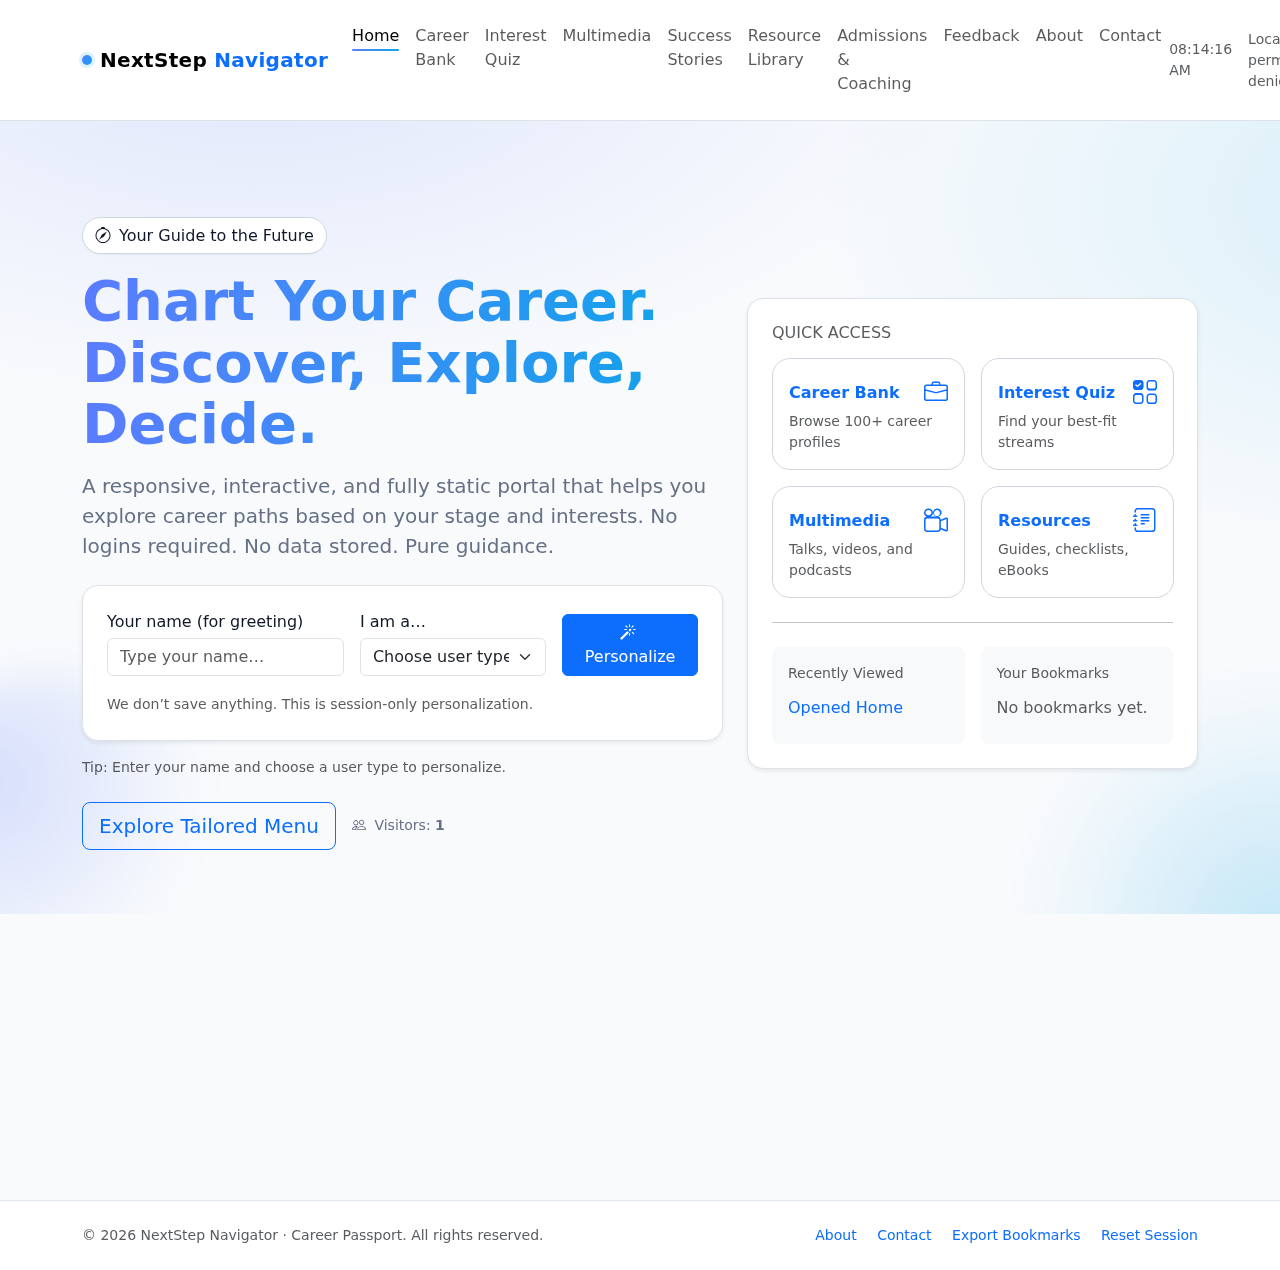
<file: index.html>
<!DOCTYPE html>
<html lang="en">
  <head>
    <meta charset="utf-8" />
    <meta name="viewport" content="width=device-width, initial-scale=1" />
    <title>NextStep Navigator — Career Passport</title>

    <link
      href="https://cdn.jsdelivr.net/npm/bootstrap@5.3.3/dist/css/bootstrap.min.css"
      rel="stylesheet"
      crossorigin="anonymous"
    />

    <link
      rel="stylesheet"
      href="https://cdn.jsdelivr.net/npm/bootstrap-icons@1.11.3/font/bootstrap-icons.css"
    />

    <link rel="stylesheet" href="css/index.css" />
    <style></style>
  </head>
  <body>
    <nav
      class="navbar navbar-expand-lg bg-white border-bottom sticky-top reveal"
      data-reveal="top"
    >
      <div class="container py-2">
        <a class="navbar-brand brand-badge" href="#">
          <span class="brand-dot"></span>
          <span>NextStep <span class="text-primary">Navigator</span></span>
        </a>

        <div class="d-flex align-items-center gap-3 ms-auto order-lg-2">
          <span class="small text-muted" id="clock">--:--:--</span>
          <span class="small text-muted d-none d-md-inline" id="geo"
            >Locating…</span
          >
          <button
            class="btn btn-outline-primary btn-sm ripple"
            id="btnLogin"
            type="button"
          >
            <i class="bi bi-person-circle me-1"></i> Login
          </button>
          <button
            class="btn btn-primary btn-sm ripple"
            id="btnSignup"
            type="button"
          >
            <i class="bi bi-person-plus me-1"></i> Sign up
          </button>
          <button
            class="navbar-toggler"
            type="button"
            data-bs-toggle="collapse"
            data-bs-target="#navMain"
          >
            <span class="navbar-toggler-icon"></span>
          </button>
        </div>

        <div class="collapse navbar-collapse order-lg-1" id="navMain">
          <ul class="navbar-nav me-auto mb-2 mb-lg-0">
            <li class="nav-item">
              <a class="nav-link active" aria-current="page" href="#">Home</a>
            </li>
            <li class="nav-item">
              <a class="nav-link" href="careers.html">Career Bank</a>
            </li>
            <li class="nav-item">
              <a class="nav-link" href="quiz.html">Interest Quiz</a>
            </li>
            <li class="nav-item">
              <a class="nav-link" href="multimedia.html">Multimedia</a>
            </li>
            <li class="nav-item">
              <a class="nav-link" href="stories.html">Success Stories</a>
            </li>
            <li class="nav-item">
              <a class="nav-link" href="resources.html">Resource Library</a>
            </li>
            <li class="nav-item">
              <a class="nav-link" href="admissions.html"
                >Admissions & Coaching</a
              >
            </li>
            <li class="nav-item">
              <a class="nav-link" href="feedback.html">Feedback</a>
            </li>
            <li class="nav-item">
              <a class="nav-link" href="about.html">About</a>
            </li>
            <li class="nav-item">
              <a class="nav-link" href="contact.html">Contact</a>
            </li>
          </ul>
        </div>
      </div>
    </nav>

    <header class="hero">
      <div class="container">
        <div class="row align-items-center g-4">
          <div class="col-lg-7 reveal" data-reveal="left">
            <span class="pill mb-3"
              ><i class="bi bi-compass"></i> Your Guide to the Future</span
            >
            <h1 class="display-4 mb-3">
              Chart Your Career. <br />Discover, Explore, Decide.
            </h1>
            <p class="lead sub mb-4">
              A responsive, interactive, and fully static portal that helps you
              explore career paths based on your stage and interests. No logins
              required. No data stored. Pure guidance.
            </p>

            <div class="p-3 p-md-4 bg-white border rounded-4 shadow-sm reveal">
              <div class="row g-3 align-items-end">
                <div class="col-md-5">
                  <label for="username" class="form-label mb-1"
                    >Your name (for greeting)</label
                  >
                  <input
                    type="text"
                    id="username"
                    class="form-control"
                    placeholder="Type your name…"
                  />
                </div>
                <div class="col-md-4">
                  <label class="form-label mb-1">I am a…</label>
                  <select id="userType" class="form-select">
                    <option value="" selected disabled>Choose user type</option>
                    <option value="student">Student (Grades 8–12)</option>
                    <option value="graduate">Graduate (UG/PG)</option>
                    <option value="professional">
                      Working Professional / Career Changer
                    </option>
                  </select>
                </div>
                <div class="col-md-3 d-grid">
                  <button class="btn btn-primary ripple" id="applyProfile">
                    <i class="bi bi-magic me-1"></i> Personalize
                  </button>
                </div>
              </div>
              <div class="mt-3">
                <span class="small text-muted"
                  >We don’t save anything. This is session-only
                  personalization.</span
                >
              </div>
            </div>

            <div class="mt-3" id="greeting" aria-live="polite"></div>

            <div class="d-flex align-items-center gap-3 mt-4 reveal">
              <a href="#tailored" class="btn btn-outline-primary btn-lg ripple">
                Explore Tailored Menu
              </a>
              <span class="muted small">
                <i class="bi bi-people me-1"></i>
                Visitors:
                <strong id="visitorCount" data-count-to="4821">—</strong>
              </span>
            </div>
          </div>

          <div class="col-lg-5 reveal" data-reveal="right">
            <div class="p-4 bg-white border rounded-4 shadow-sm">
              <h6 class="text-uppercase text-muted mb-3">Quick Access</h6>
              <div class="row g-3">
                <div class="col-6">
                  <a
                    class="feature-card d-block p-3 pointer quick-link"
                    data-href="careers.html"
                  >
                    <div
                      class="d-flex align-items-center justify-content-between"
                    >
                      <span class="fw-bold">Career Bank</span>
                      <i class="bi bi-briefcase fs-4 text-primary"></i>
                    </div>
                    <p class="small text-muted mb-0">
                      Browse 100+ career profiles
                    </p>
                  </a>
                </div>
                <div class="col-6">
                  <a
                    class="feature-card d-block p-3 pointer quick-link"
                    data-href="quiz.html"
                  >
                    <div
                      class="d-flex align-items-center justify-content-between"
                    >
                      <span class="fw-bold">Interest Quiz</span>
                      <i class="bi bi-ui-checks-grid fs-4 text-primary"></i>
                    </div>
                    <p class="small text-muted mb-0">
                      Find your best-fit streams
                    </p>
                  </a>
                </div>
                <div class="col-6">
                  <a
                    class="feature-card d-block p-3 pointer quick-link"
                    data-href="multimedia.html"
                  >
                    <div
                      class="d-flex align-items-center justify-content-between"
                    >
                      <span class="fw-bold">Multimedia</span>
                      <i class="bi bi-camera-reels fs-4 text-primary"></i>
                    </div>
                    <p class="small text-muted mb-0">
                      Talks, videos, and podcasts
                    </p>
                  </a>
                </div>
                <div class="col-6">
                  <a
                    class="feature-card d-block p-3 pointer quick-link"
                    data-href="resources.html"
                  >
                    <div
                      class="d-flex align-items-center justify-content-between"
                    >
                      <span class="fw-bold">Resources</span>
                      <i class="bi bi-journal-text fs-4 text-primary"></i>
                    </div>
                    <p class="small text-muted mb-0">
                      Guides, checklists, eBooks
                    </p>
                  </a>
                </div>
              </div>

              <hr class="my-4" />

              <div class="row g-3">
                <div class="col-md-6">
                  <div class="p-3 bg-light rounded-3 h-100 reveal">
                    <div class="small text-muted mb-1">Recently Viewed</div>
                    <ul class="list-unstyled list-mini mb-0" id="recentList">
                      <li class="text-muted small">No items yet.</li>
                    </ul>
                  </div>
                </div>
                <div class="col-md-6">
                  <div class="p-3 bg-light rounded-3 h-100 reveal">
                    <div class="small text-muted mb-1">Your Bookmarks</div>
                    <ul class="list-unstyled list-mini mb-0" id="bookmarkList">
                      <li class="text-muted small">Empty for now.</li>
                    </ul>
                  </div>
                </div>
              </div>
            </div>
          </div>
        </div>
      </div>
    </header>

    <section id="tailored" class="py-5">
      <div class="container">
        <div class="d-flex align-items-center justify-content-between mb-3">
          <h2 class="section-title mb-0 reveal">Tailored Menu</h2>
          <span class="muted small reveal" id="whoLabel"
            >Choose your user type to see relevant content.</span
          >
        </div>

        <div class="row g-3" id="tailoredGrid"></div>
      </div>
    </section>

    <section class="py-4">
      <div class="container">
        <div class="row g-3">
          <div class="col-md-4">
            <div class="feature-card p-3 reveal" data-reveal="left">
              <div class="d-flex align-items-center gap-2 mb-1">
                <i class="bi bi-shield-check text-primary"></i>
                <strong>Privacy-Friendly</strong>
              </div>
              <p class="small text-muted mb-0">
                Fully static. No server storage. All personalization is in your
                browser session.
              </p>
            </div>
          </div>
          <div class="col-md-4">
            <div class="feature-card p-3 reveal">
              <div class="d-flex align-items-center gap-2 mb-1">
                <i class="bi bi-phone text-primary"></i>
                <strong>Responsive by Design</strong>
              </div>
              <p class="small text-muted mb-0">
                Looks great on desktop, tablet, and mobile using modern CSS and
                Bootstrap.
              </p>
            </div>
          </div>
          <div class="col-md-4">
            <div class="feature-card p-3 reveal" data-reveal="right">
              <div class="d-flex align-items-center gap-2 mb-1">
                <i class="bi bi-speedometer2 text-primary"></i>
                <strong>Fast & Lightweight</strong>
              </div>
              <p class="small text-muted mb-0">
                No heavy dependencies or templates. Clean code and smooth UX.
              </p>
            </div>
          </div>
        </div>
      </div>
    </section>

    <footer class="py-4">
      <div class="container">
        <div
          class="d-flex flex-column flex-md-row align-items-center justify-content-between gap-3"
        >
          <div class="small text-muted">
            © <span id="year"></span> NextStep Navigator · Career Passport. All
            rights reserved.
          </div>
          <div class="small">
            <a href="about.html" class="me-3">About</a>
            <a href="contact.html" class="me-3">Contact</a>
            <a href="#" id="exportBookmarks" class="me-3">Export Bookmarks</a>
            <a href="#" id="clearSession">Reset Session</a>
          </div>
        </div>
      </div>
    </footer>

    <script src="js/nsn-shared.js"></script>
    <script src="js/index.js"></script>

    <script
      src="https://cdn.jsdelivr.net/npm/bootstrap@5.3.3/dist/js/bootstrap.bundle.min.js"
      crossorigin="anonymous"
    ></script>

    <script></script>
  </body>
</html>
</file>
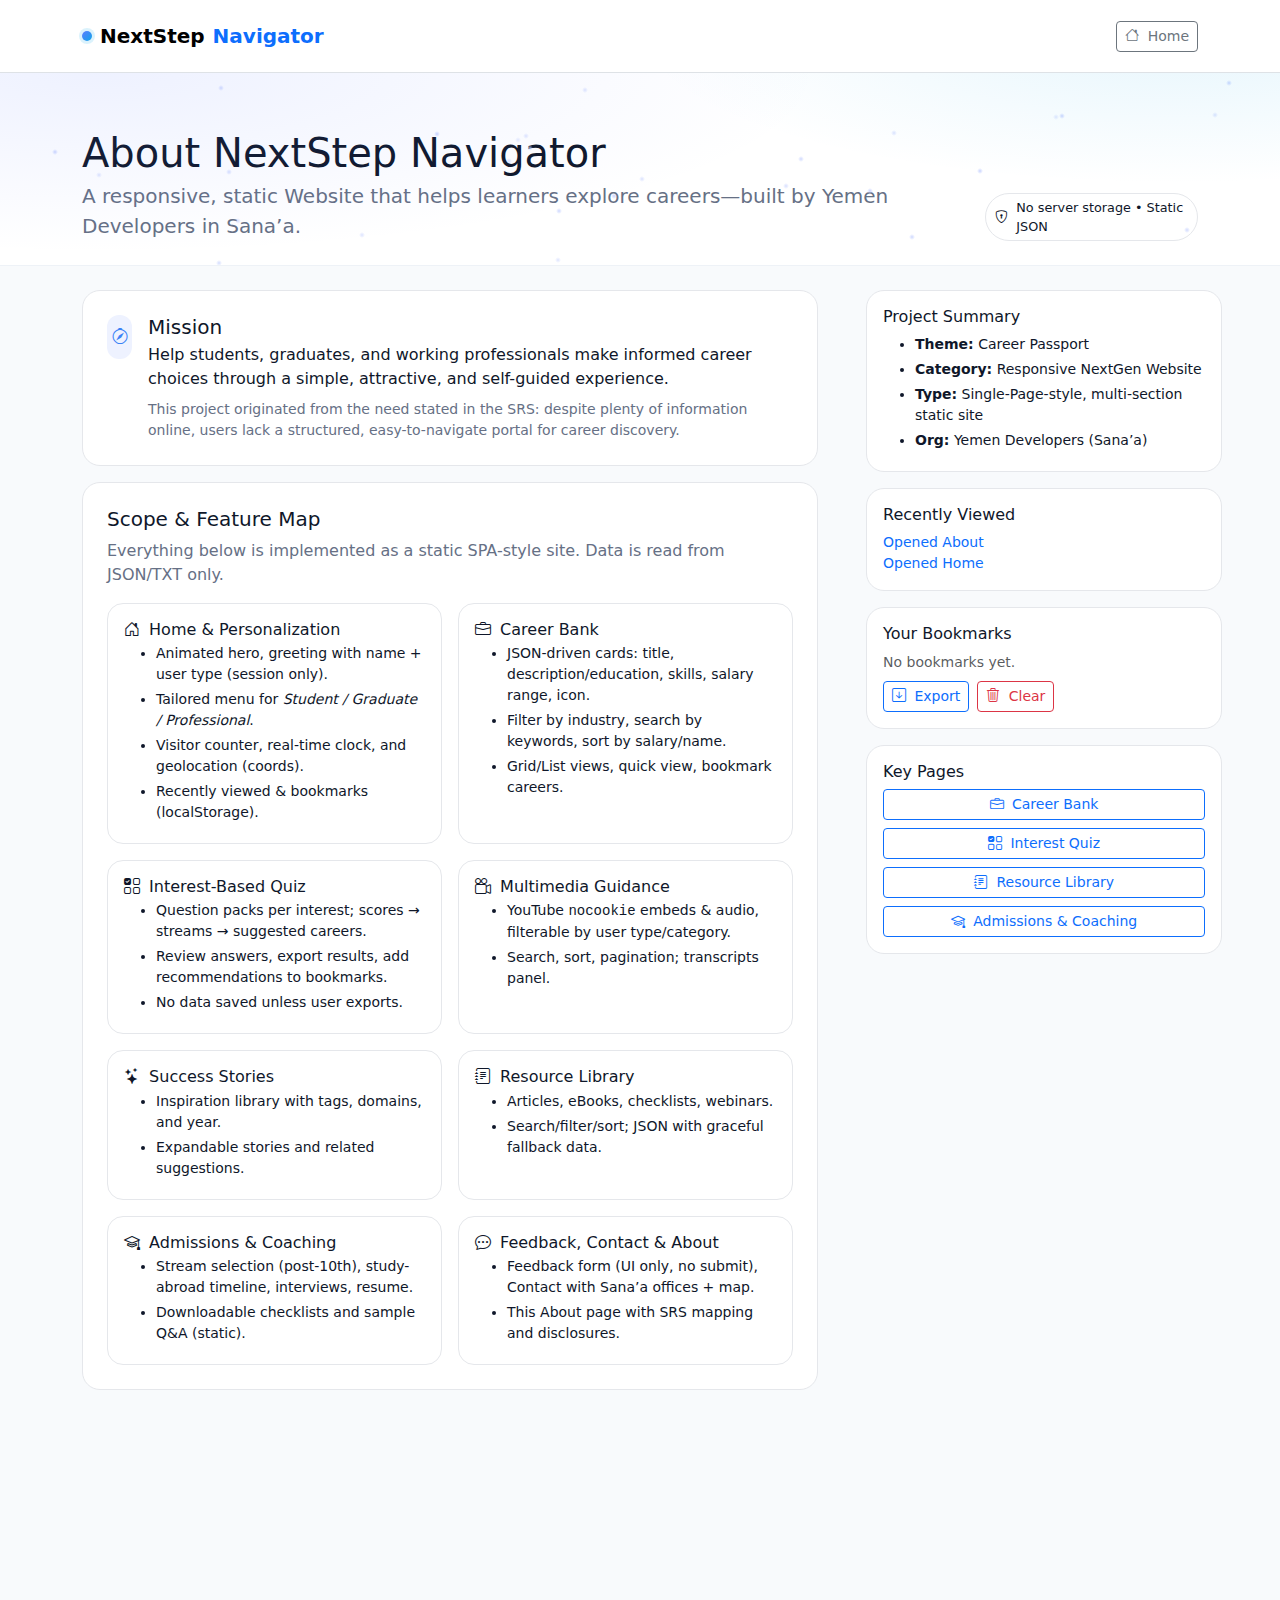
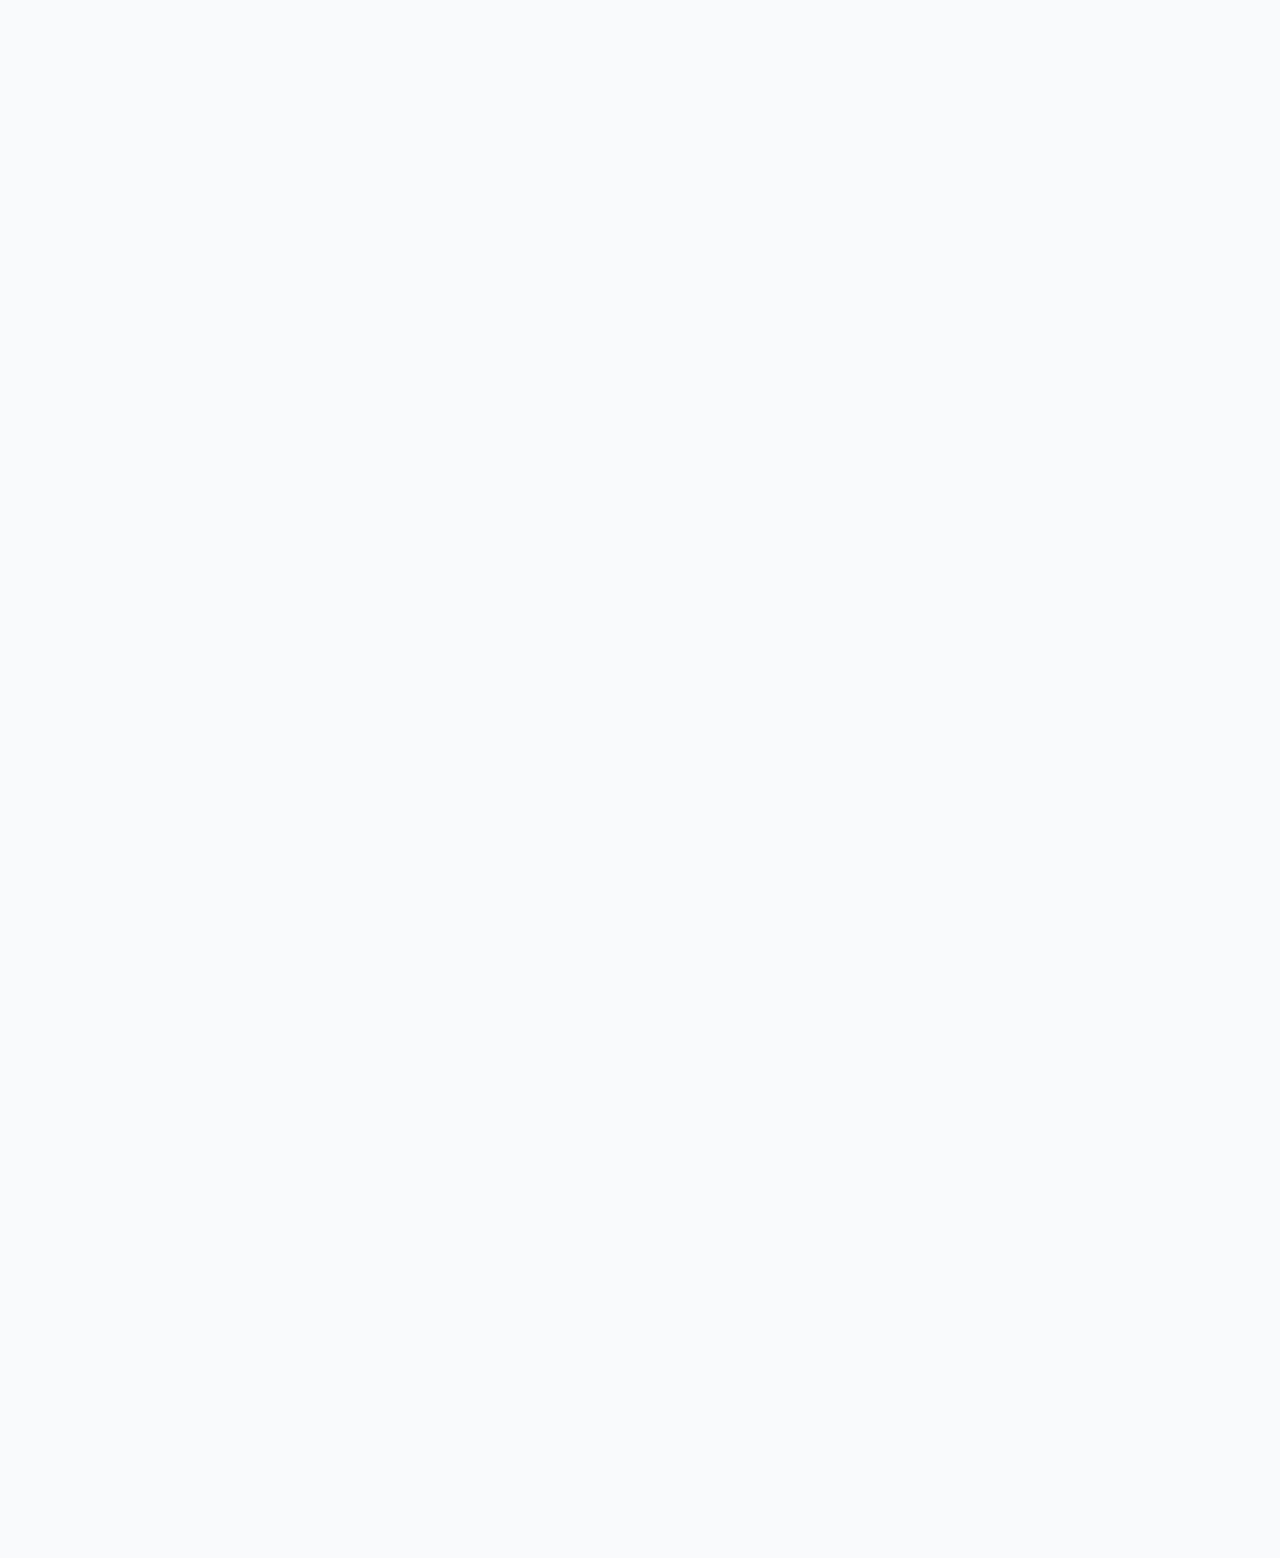
<file: about.html>
<!DOCTYPE html>
<html lang="en">
  <head>
    <meta charset="utf-8" />
    <meta name="viewport" content="width=device-width, initial-scale=1" />
    <title>About — NextStep Navigator</title>

    <link
      href="https://cdn.jsdelivr.net/npm/bootstrap@5.3.3/dist/css/bootstrap.min.css"
      rel="stylesheet"
      crossorigin="anonymous"
    />
    <link
      href="https://cdn.jsdelivr.net/npm/bootstrap-icons@1.11.3/font/bootstrap-icons.css"
      rel="stylesheet"
    />
    <link rel="stylesheet" href="css/about.css" />
    <style></style>
  </head>
  <body data-page="about">
    <nav class="navbar navbar-expand-lg border-bottom sticky-top reveal">
      <div class="container py-2">
        <a
          class="navbar-brand fw-bold d-flex align-items-center gap-2"
          href="index.html"
        >
          <span class="brand-dot"></span> NextStep
          <span class="text-primary">Navigator</span>
        </a>
        <div class="ms-auto d-flex align-items-center gap-3">
          <span class="small text-muted" id="helloUser"></span>
          <a class="btn btn-outline-secondary btn-sm ripple" href="index.html"
            ><i class="bi bi-house me-1"></i> Home</a
          >
        </div>
      </div>
    </nav>

    <header class="page-head py-4 reveal">
      <div class="sparkles" aria-hidden="true"></div>
      <div class="container">
        <nav aria-label="breadcrumb">
          <ol class="breadcrumb mb-2">
            <li class="breadcrumb-item"><a href="index.html">Home</a></li>
            <li class="breadcrumb-item active" aria-current="page">About</li>
          </ol>
        </nav>
        <div
          class="d-flex flex-column flex-md-row align-items-md-end align-items-start justify-content-between gap-3"
        >
          <div>
            <h1 class="mb-1">About NextStep Navigator</h1>
            <p class="lead lead-muted mb-0">
              A responsive, static Website that helps learners explore
              careers—built by <strong>Yemen Developers</strong> in Sana’a.
            </p>
          </div>
          <span class="chip"
            ><i class="bi bi-shield-lock"></i> No server storage • Static
            JSON</span
          >
        </div>
      </div>
    </header>

    <main class="py-4">
      <div class="container">
        <div class="row g-4">
          <section class="col-lg-8">
            <div class="panel p-3 p-md-4 reveal">
              <div class="d-flex align-items-start gap-3">
                <div class="icon-pill"><i class="bi bi-compass"></i></div>
                <div>
                  <h5 class="mb-1">Mission</h5>
                  <p class="mb-2">
                    Help students, graduates, and working professionals make
                    informed career choices through a simple, attractive, and
                    self-guided experience.
                  </p>
                  <div class="small muted">
                    This project originated from the need stated in the SRS:
                    despite plenty of information online, users lack a
                    structured, easy-to-navigate portal for career discovery.
                  </div>
                </div>
              </div>
            </div>

            <div class="panel p-3 p-md-4 mt-3 reveal">
              <h5 class="mb-2">Scope & Feature Map</h5>
              <p class="muted">
                Everything below is implemented as a static SPA-style site. Data
                is read from JSON/TXT only.
              </p>
              <div class="row g-3" id="featureGrid">
                <div class="col-md-6">
                  <div class="feature-card p-3 h-100">
                    <h6 class="mb-1">
                      <i class="bi bi-house-door me-1"></i> Home &
                      Personalization
                    </h6>
                    <ul class="list-tight small mb-0">
                      <li>
                        Animated hero, greeting with name + user type (session
                        only).
                      </li>
                      <li>
                        Tailored menu for
                        <em>Student / Graduate / Professional</em>.
                      </li>
                      <li>
                        Visitor counter, real-time clock, and geolocation
                        (coords).
                      </li>
                      <li>Recently viewed & bookmarks (localStorage).</li>
                    </ul>
                  </div>
                </div>
                <div class="col-md-6">
                  <div class="feature-card p-3 h-100">
                    <h6 class="mb-1">
                      <i class="bi bi-briefcase me-1"></i> Career Bank
                    </h6>
                    <ul class="list-tight small mb-0">
                      <li>
                        JSON-driven cards: title, description/education, skills,
                        salary range, icon.
                      </li>
                      <li>
                        Filter by industry, search by keywords, sort by
                        salary/name.
                      </li>
                      <li>Grid/List views, quick view, bookmark careers.</li>
                    </ul>
                  </div>
                </div>
                <div class="col-md-6">
                  <div class="feature-card p-3 h-100">
                    <h6 class="mb-1">
                      <i class="bi bi-ui-checks-grid me-1"></i> Interest-Based
                      Quiz
                    </h6>
                    <ul class="list-tight small mb-0">
                      <li>
                        Question packs per interest; scores → streams →
                        suggested careers.
                      </li>
                      <li>
                        Review answers, export results, add recommendations to
                        bookmarks.
                      </li>
                      <li>No data saved unless user exports.</li>
                    </ul>
                  </div>
                </div>
                <div class="col-md-6">
                  <div class="feature-card p-3 h-100">
                    <h6 class="mb-1">
                      <i class="bi bi-camera-reels me-1"></i> Multimedia
                      Guidance
                    </h6>
                    <ul class="list-tight small mb-0">
                      <li>
                        YouTube <span class="kbd">nocookie</span> embeds &
                        audio, filterable by user type/category.
                      </li>
                      <li>Search, sort, pagination; transcripts panel.</li>
                    </ul>
                  </div>
                </div>
                <div class="col-md-6">
                  <div class="feature-card p-3 h-100">
                    <h6 class="mb-1">
                      <i class="bi bi-stars me-1"></i> Success Stories
                    </h6>
                    <ul class="list-tight small mb-0">
                      <li>Inspiration library with tags, domains, and year.</li>
                      <li>Expandable stories and related suggestions.</li>
                    </ul>
                  </div>
                </div>
                <div class="col-md-6">
                  <div class="feature-card p-3 h-100">
                    <h6 class="mb-1">
                      <i class="bi bi-journal-text me-1"></i> Resource Library
                    </h6>
                    <ul class="list-tight small mb-0">
                      <li>Articles, eBooks, checklists, webinars.</li>
                      <li>
                        Search/filter/sort; JSON with graceful fallback data.
                      </li>
                    </ul>
                  </div>
                </div>
                <div class="col-md-6">
                  <div class="feature-card p-3 h-100">
                    <h6 class="mb-1">
                      <i class="bi bi-mortarboard me-1"></i> Admissions &
                      Coaching
                    </h6>
                    <ul class="list-tight small mb-0">
                      <li>
                        Stream selection (post-10th), study-abroad timeline,
                        interviews, resume.
                      </li>
                      <li>Downloadable checklists and sample Q&A (static).</li>
                    </ul>
                  </div>
                </div>
                <div class="col-md-6">
                  <div class="feature-card p-3 h-100">
                    <h6 class="mb-1">
                      <i class="bi bi-chat-dots me-1"></i> Feedback, Contact &
                      About
                    </h6>
                    <ul class="list-tight small mb-0">
                      <li>
                        Feedback form (UI only, no submit), Contact with Sana’a
                        offices + map.
                      </li>
                      <li>This About page with SRS mapping and disclosures.</li>
                    </ul>
                  </div>
                </div>
              </div>
            </div>

            <div class="panel p-3 p-md-4 mt-3 reveal">
              <h5 class="mb-2">Non-Functional Compliance</h5>
              <div class="row g-3">
                <div class="col-md-6">
                  <ul class="list-tight small mb-0">
                    <li>
                      <strong>Safe to use:</strong> No file uploads/downloads
                      unless user exports text.
                    </li>
                    <li>
                      <strong>Accessible:</strong> Clear labels, breadcrumb,
                      focusable cards, alt text on imagery.
                    </li>
                    <li>
                      <strong>User-friendly:</strong> Consistent layout, hover
                      cues, concise copy.
                    </li>
                    <li>
                      <strong>Operability & Performance:</strong> Lightweight
                      Bootstrap, no heavy libs.
                    </li>
                  </ul>
                </div>
                <div class="col-md-6">
                  <ul class="list-tight small mb-0">
                    <li>
                      <strong>Capacity & Availability:</strong> Static hosting
                      compatible (CDN, GitHub Pages).
                    </li>
                    <li>
                      <strong>Compatibility:</strong> Modern evergreen browsers.
                    </li>
                    <li>
                      <strong>Privacy:</strong> Session/local storage only; no
                      network writes.
                    </li>
                  </ul>
                </div>
              </div>
            </div>

            <div class="panel p-3 p-md-4 mt-3 reveal">
              <h5 class="mb-2">Technology & Data</h5>
              <div class="row g-3">
                <div class="col-md-6">
                  <div class="feature-card p-3 h-100">
                    <h6 class="mb-1">
                      <i class="bi bi-code-slash me-1"></i> Frontend
                    </h6>
                    <ul class="list-tight small mb-0">
                      <li>
                        HTML5, CSS3, JavaScript (ES Modules not required).
                      </li>
                      <li>Bootstrap 5 + Bootstrap Icons.</li>
                      <li>
                        Custom shared utility file:
                        <code>js/nsn-shared.js</code>.
                      </li>
                      <li>
                        Optional: You can rebuild as React later; current build
                        is static.
                      </li>
                    </ul>
                  </div>
                </div>
                <div class="col-md-6">
                  <div class="feature-card p-3 h-100">
                    <h6 class="mb-1">
                      <i class="bi bi-database me-1"></i> Data Sources
                    </h6>
                    <ul class="list-tight small mb-0">
                      <li>
                        JSON files in <code>/data</code> (careers, quiz,
                        multimedia, resources, stories, admissions).
                      </li>
                      <li>Text exports for bookmarks/quiz results.</li>
                      <li>No write-backs; aligns with SRS constraints.</li>
                    </ul>
                  </div>
                </div>
              </div>
            </div>

            <div class="panel p-3 p-md-4 mt-3 reveal">
              <h5 class="mb-3">The Team — Yemen Developers (Sana’a)</h5>
              <div class="row g-3" id="teamGrid">
                <div class="col-sm-6">
                  <div
                    class="feature-card p-3 h-100 d-flex gap-3 align-items-center"
                  >
                    <img
                      class="avatar"
                      src="assets/images/loay-nasher.jpg"
                      alt="Portrait of Loay Nasher"
                      onerror="this.src='assets/team/placeholder.jpg'"
                    />
                    <div>
                      <div class="fw-semibold">Loay Nasher</div>
                      <div class="small muted">Developer</div>
                    </div>
                  </div>
                </div>
                <div class="col-sm-6">
                  <div
                    class="feature-card p-3 h-100 d-flex gap-3 align-items-center"
                  >
                    <img
                      class="avatar"
                      src="assets/images/alshreef-alradhi.jpg"
                      alt="Portrait of Alshreef Alradhi"
                      onerror="this.src='assets/team/placeholder.jpg'"
                    />
                    <div>
                      <div class="fw-semibold">Alshreef Alradhi</div>
                      <div class="small muted">Developer</div>
                    </div>
                  </div>
                </div>
                <div class="col-sm-6">
                  <div
                    class="feature-card p-3 h-100 d-flex gap-3 align-items-center"
                  >
                    <img
                      class="avatar"
                      src="assets/images/bakil-dahan.jpg"
                      alt="Portrait of Bakil Dahan"
                      onerror="this.src='assets/team/placeholder.jpg'"
                    />
                    <div>
                      <div class="fw-semibold">Bakil Dahan</div>
                      <div class="small muted">Developer</div>
                    </div>
                  </div>
                </div>
                <div class="col-sm-6">
                  <div
                    class="feature-card p-3 h-100 d-flex gap-3 align-items-center"
                  >
                    <img
                      class="avatar"
                      src="assets/images/osama-almuhaia.jpg"
                      alt="Portrait of Osama Almuhaia"
                      onerror="this.src='assets/team/placeholder.jpg'"
                    />
                    <div>
                      <div class="fw-semibold">Osama Almuhaia</div>
                      <div class="small muted">Developer</div>
                    </div>
                  </div>
                </div>
                <div class="col-sm-6">
                  <div
                    class="feature-card p-3 h-100 d-flex gap-3 align-items-center"
                  >
                    <img
                      class="avatar"
                      src="assets/images/ali-bamatref.jpg"
                      alt="Portrait of Ali Bamatref"
                      onerror="this.src='assets/team/placeholder.jpg'"
                    />
                    <div>
                      <div class="fw-semibold">Ali Bamatref</div>
                      <div class="small muted">Developer</div>
                    </div>
                  </div>
                </div>
                <div class="col-sm-6">
                  <div
                    class="feature-card p-3 h-100 d-flex gap-3 align-items-center"
                  >
                    <img
                      class="avatar"
                      src="assets/images/abdulwali-hasan.jpg"
                      alt="Portrait of AbdulWali Hasan"
                      onerror="this.src='assets/team/placeholder.jpg'"
                    />
                    <div>
                      <div class="fw-semibold">AbdulWali Hasan</div>
                      <div class="small muted">Developer</div>
                    </div>
                  </div>
                </div>
              </div>
              <div class="small muted mt-2">
                Photos optional. If AI-generated images are used for
                placeholders, disclose: “Some images on this page were generated
                with AI for illustration.”
              </div>
            </div>

            <div class="panel p-3 p-md-4 mt-3 reveal">
              <h5 class="mb-2">Accessibility & Privacy</h5>
              <ul class="list-tight small mb-0">
                <li>
                  Readable color contrast, focus-visible states, semantic
                  headings.
                </li>
                <li>
                  Alt text on team images; skip-to-content link on long pages.
                </li>
                <li>
                  No personal data is sent to a server. Personalization uses
                  <code>sessionStorage</code> and
                  <code>localStorage</code> only.
                </li>
                <li>
                  YouTube embeds use the privacy-enhanced
                  <code>youtube-nocookie.com</code> domain.
                </li>
              </ul>
            </div>

            <div class="panel p-3 p-md-4 mt-3 reveal">
              <div class="d-flex align-items-start gap-3">
                <div class="icon-pill"><i class="bi bi-tag"></i></div>
                <div>
                  <h5 class="mb-1">Version & Changelog</h5>
                  <div class="small">
                    Current:
                    <span class="badge badge-soft">v1.0 (Career Passport)</span>
                  </div>
                  <ul class="list-tight small mt-2 mb-0">
                    <li>
                      <strong>v1.0:</strong> Initial static release per SRS —
                      all modules present, JSON datasets linked, responsive UI.
                    </li>
                  </ul>
                </div>
              </div>
            </div>

            <div class="feature-card p-3 p-md-4 mt-3 reveal">
              <div
                class="d-flex flex-column flex-md-row align-items-md-center align-items-start justify-content-between gap-3"
              >
                <div>
                  <h5 class="mb-1">Want to collaborate or suggest content?</h5>
                  <div class="small muted">
                    We welcome new resources and stories from schools and career
                    centers.
                  </div>
                </div>
                <div class="d-flex flex-wrap gap-2">
                  <a class="btn btn-primary btn-sm ripple" href="contact.html"
                    ><i class="bi bi-envelope me-1"></i> Contact Yemen
                    Developers</a
                  >
                  <a
                    class="btn btn-outline-primary btn-sm ripple"
                    href="feedback.html"
                    ><i class="bi bi-chat-dots me-1"></i> Send Feedback</a
                  >
                </div>
              </div>
            </div>
          </section>

          <aside class="col-lg-4">
            <div class="panel p-3 reveal" data-reveal="right">
              <h6 class="mb-2">Project Summary</h6>
              <ul class="small list-tight mb-0">
                <li><strong>Theme:</strong> Career Passport</li>
                <li><strong>Category:</strong> Responsive NextGen Website</li>
                <li>
                  <strong>Type:</strong> Single-Page-style, multi-section static
                  site
                </li>
                <li><strong>Org:</strong> Yemen Developers (Sana’a)</li>
              </ul>
            </div>

            <div class="panel p-3 mt-3 reveal" data-reveal="right">
              <h6 class="mb-2">Recently Viewed</h6>
              <ul id="recentList" class="list-unstyled small mb-0">
                <li class="text-muted">Nothing yet.</li>
              </ul>
            </div>

            <div class="panel p-3 mt-3 reveal" data-reveal="right">
              <h6>Your Bookmarks</h6>
              <ul id="bookmarkList" class="list-unstyled small mb-2">
                <li class="text-muted">No bookmarks yet.</li>
              </ul>
              <div class="d-flex gap-2">
                <button
                  class="btn btn-outline-primary btn-sm ripple"
                  id="exportBookmarks"
                >
                  <i class="bi bi-arrow-down-square me-1"></i> Export
                </button>
                <button
                  class="btn btn-outline-danger btn-sm ripple"
                  id="clearBookmarks"
                >
                  <i class="bi bi-trash3 me-1"></i> Clear
                </button>
              </div>
            </div>

            <div class="panel p-3 mt-3 reveal" data-reveal="right">
              <h6 class="mb-2">Key Pages</h6>
              <div class="d-grid gap-2">
                <a
                  class="btn btn-outline-primary btn-sm ripple"
                  href="careers.html"
                  ><i class="bi bi-briefcase me-1"></i> Career Bank</a
                >
                <a
                  class="btn btn-outline-primary btn-sm ripple"
                  href="quiz.html"
                  ><i class="bi bi-ui-checks-grid me-1"></i> Interest Quiz</a
                >
                <a
                  class="btn btn-outline-primary btn-sm ripple"
                  href="resources.html"
                  ><i class="bi bi-journal-text me-1"></i> Resource Library</a
                >
                <a
                  class="btn btn-outline-primary btn-sm ripple"
                  href="admissions.html"
                  ><i class="bi bi-mortarboard me-1"></i> Admissions &
                  Coaching</a
                >
              </div>
            </div>
          </aside>
        </div>
      </div>
    </main>

    <footer class="py-4 border-top bg-white reveal">
      <div
        class="container d-flex flex-column flex-md-row align-items-center justify-content-between gap-2"
      >
        <div class="small text-muted">
          © <span id="year"></span> NextStep Navigator • About
        </div>
        <div class="small">
          <a href="about.html" aria-current="page" class="me-3">About</a
          ><a class="ripple" href="contact.html">Contact</a>
        </div>
      </div>
    </footer>

    <script src="js/nsn-shared.js"></script>
    <script src="js/about.js"></script>
    <script
      src="https://cdn.jsdelivr.net/npm/bootstrap@5.3.3/dist/js/bootstrap.bundle.min.js"
      crossorigin="anonymous"
    ></script>

    <script></script>
  </body>
</html>
</file>
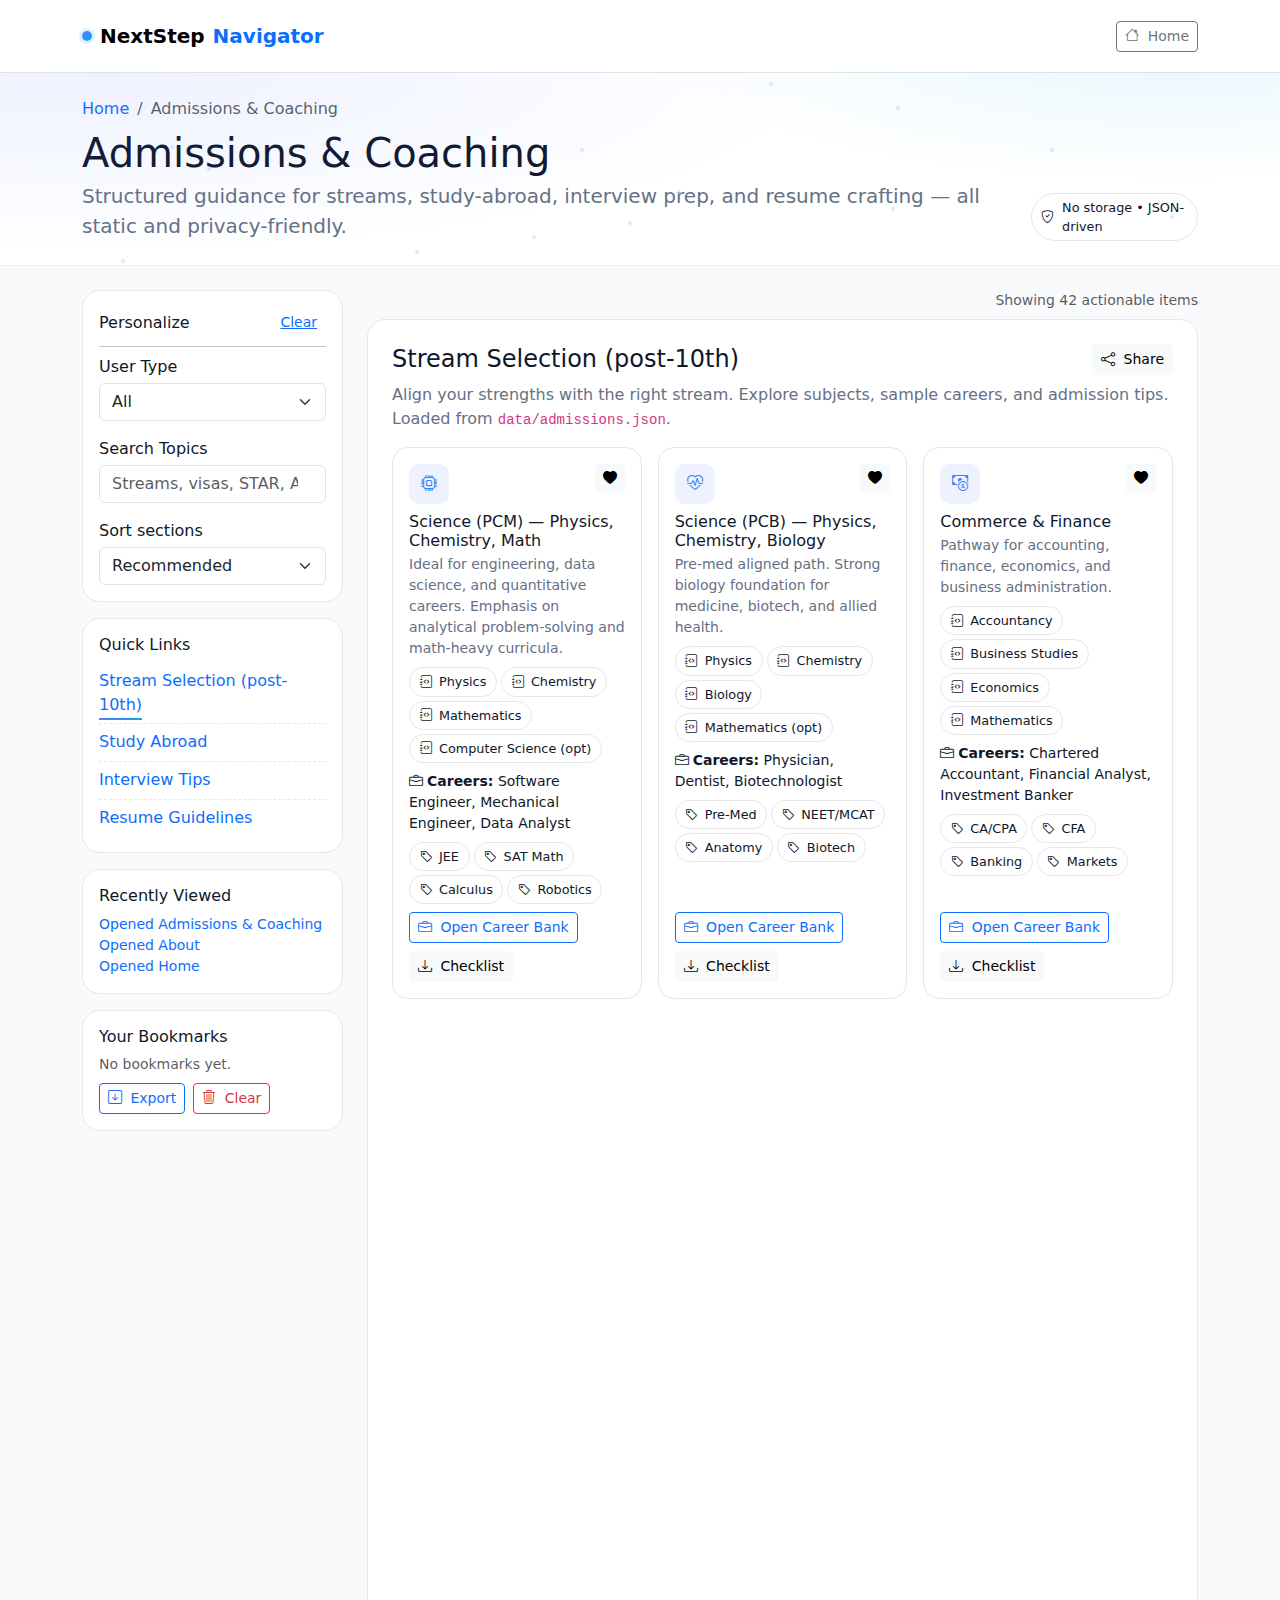
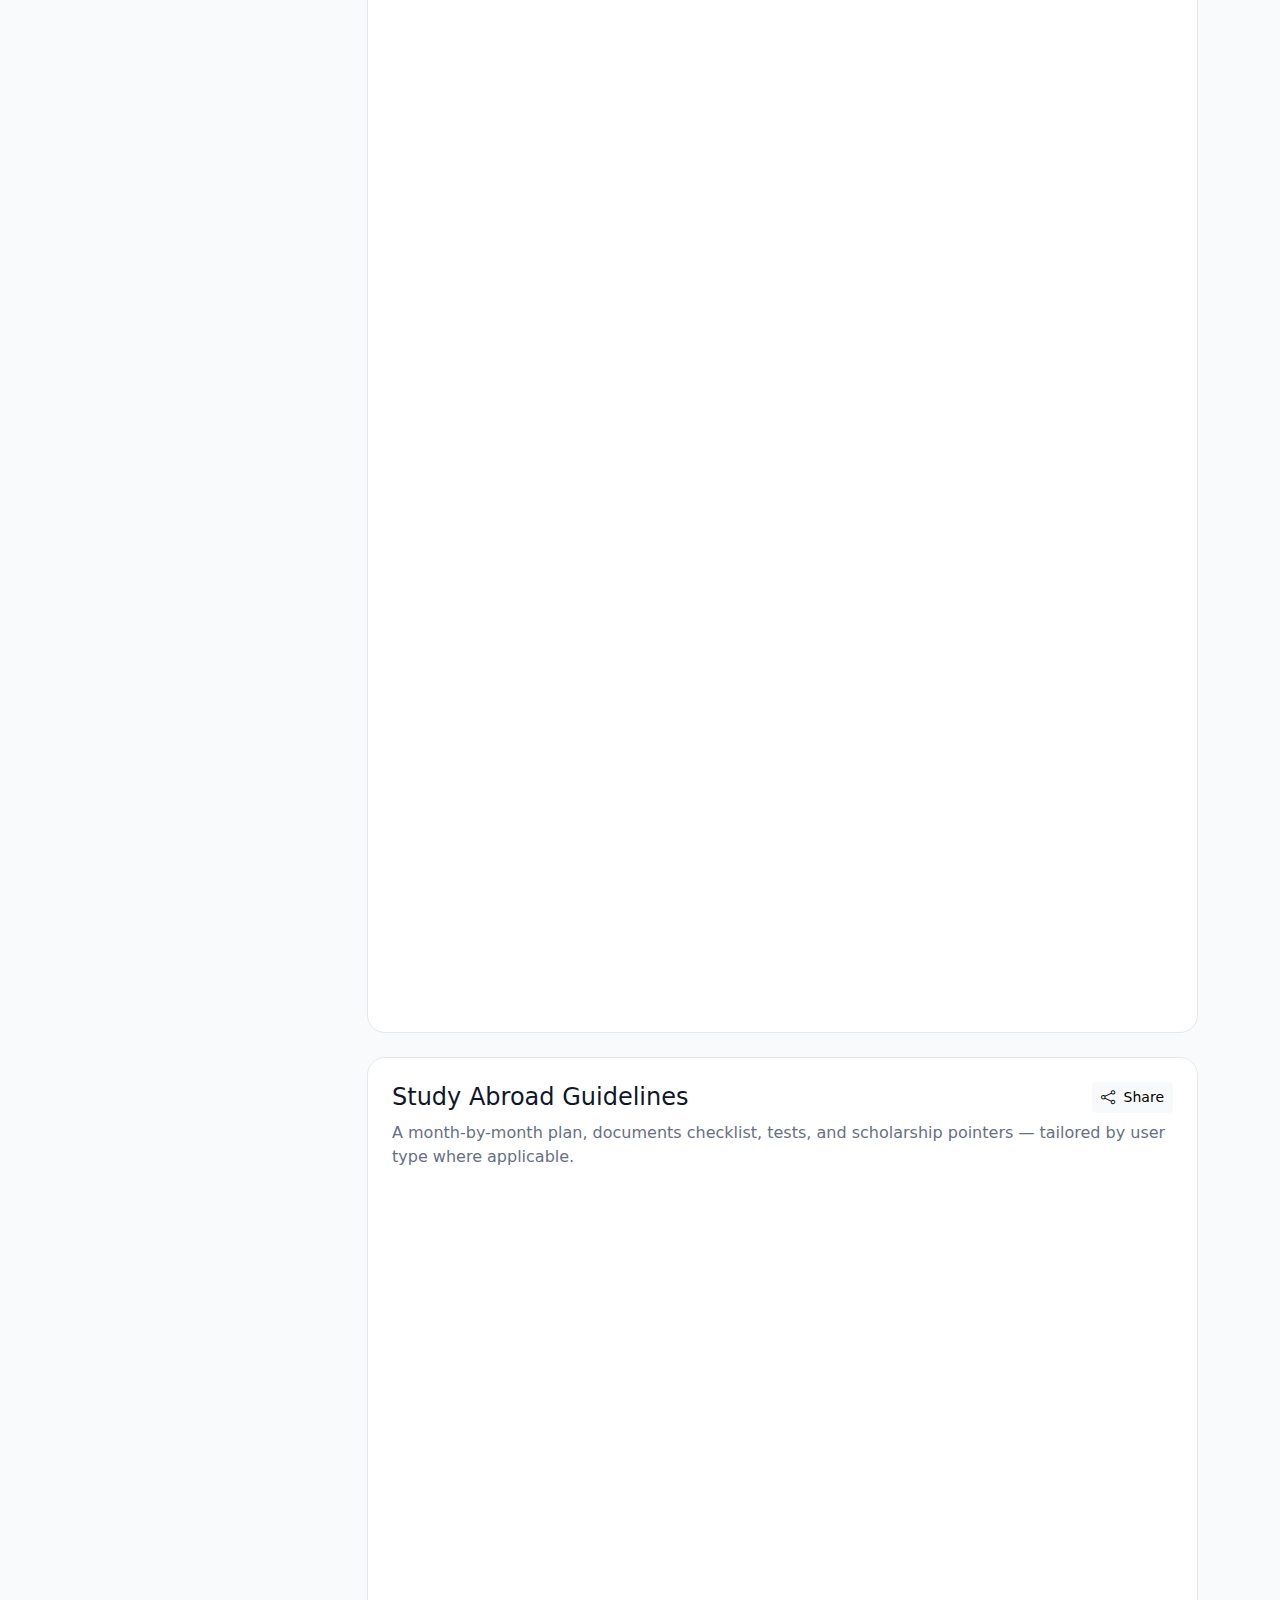
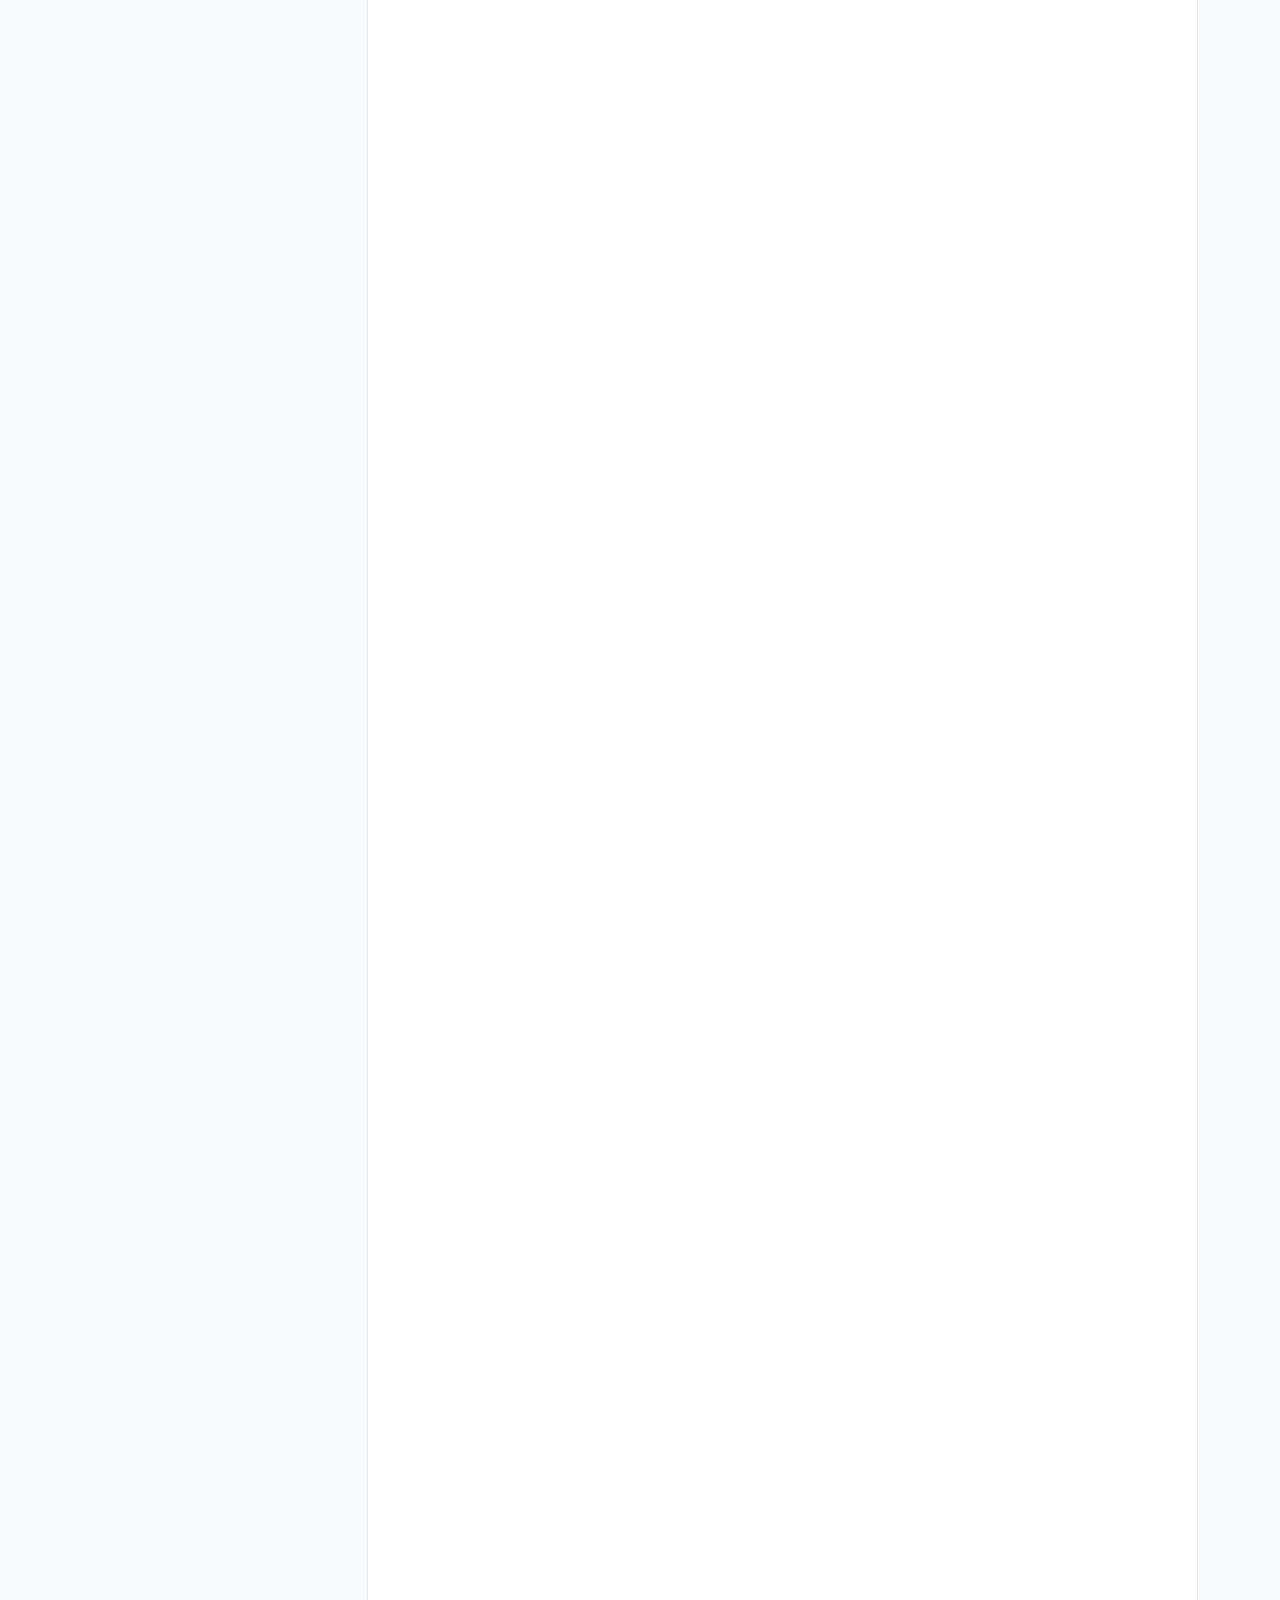
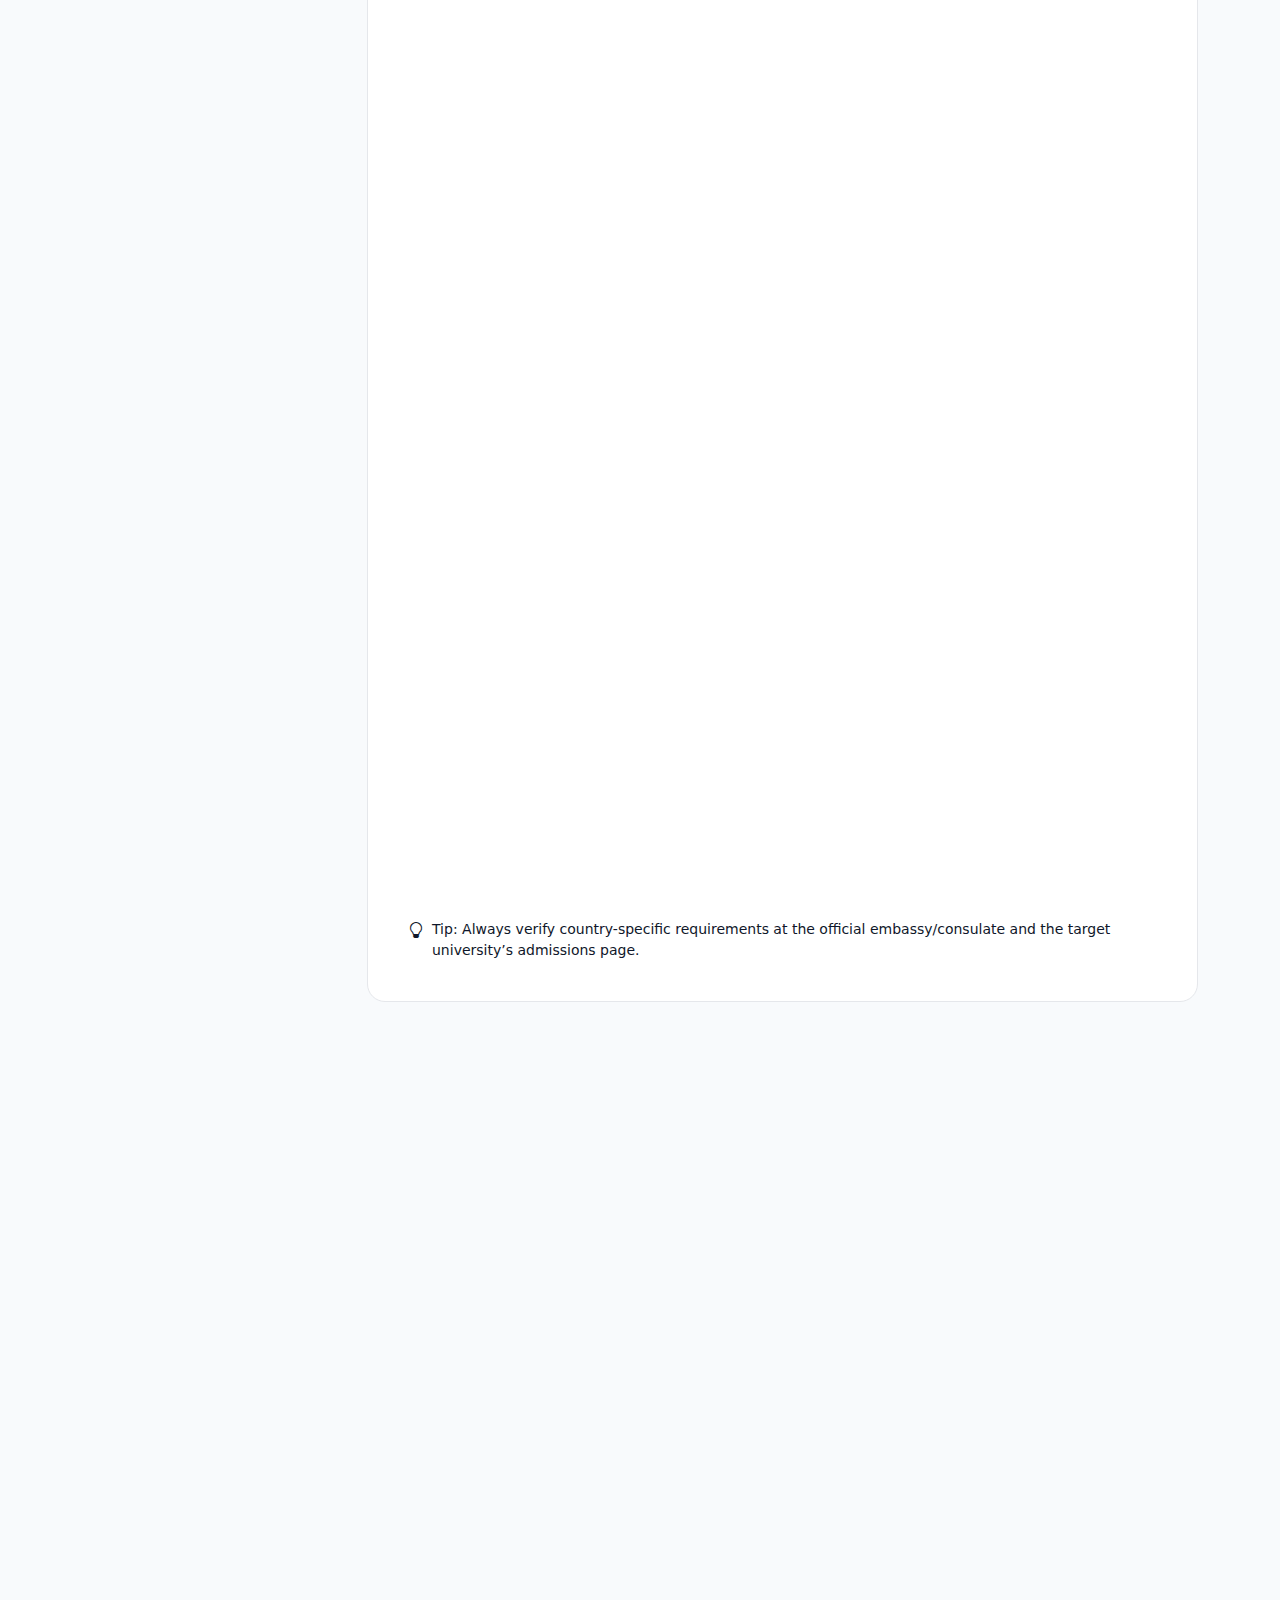
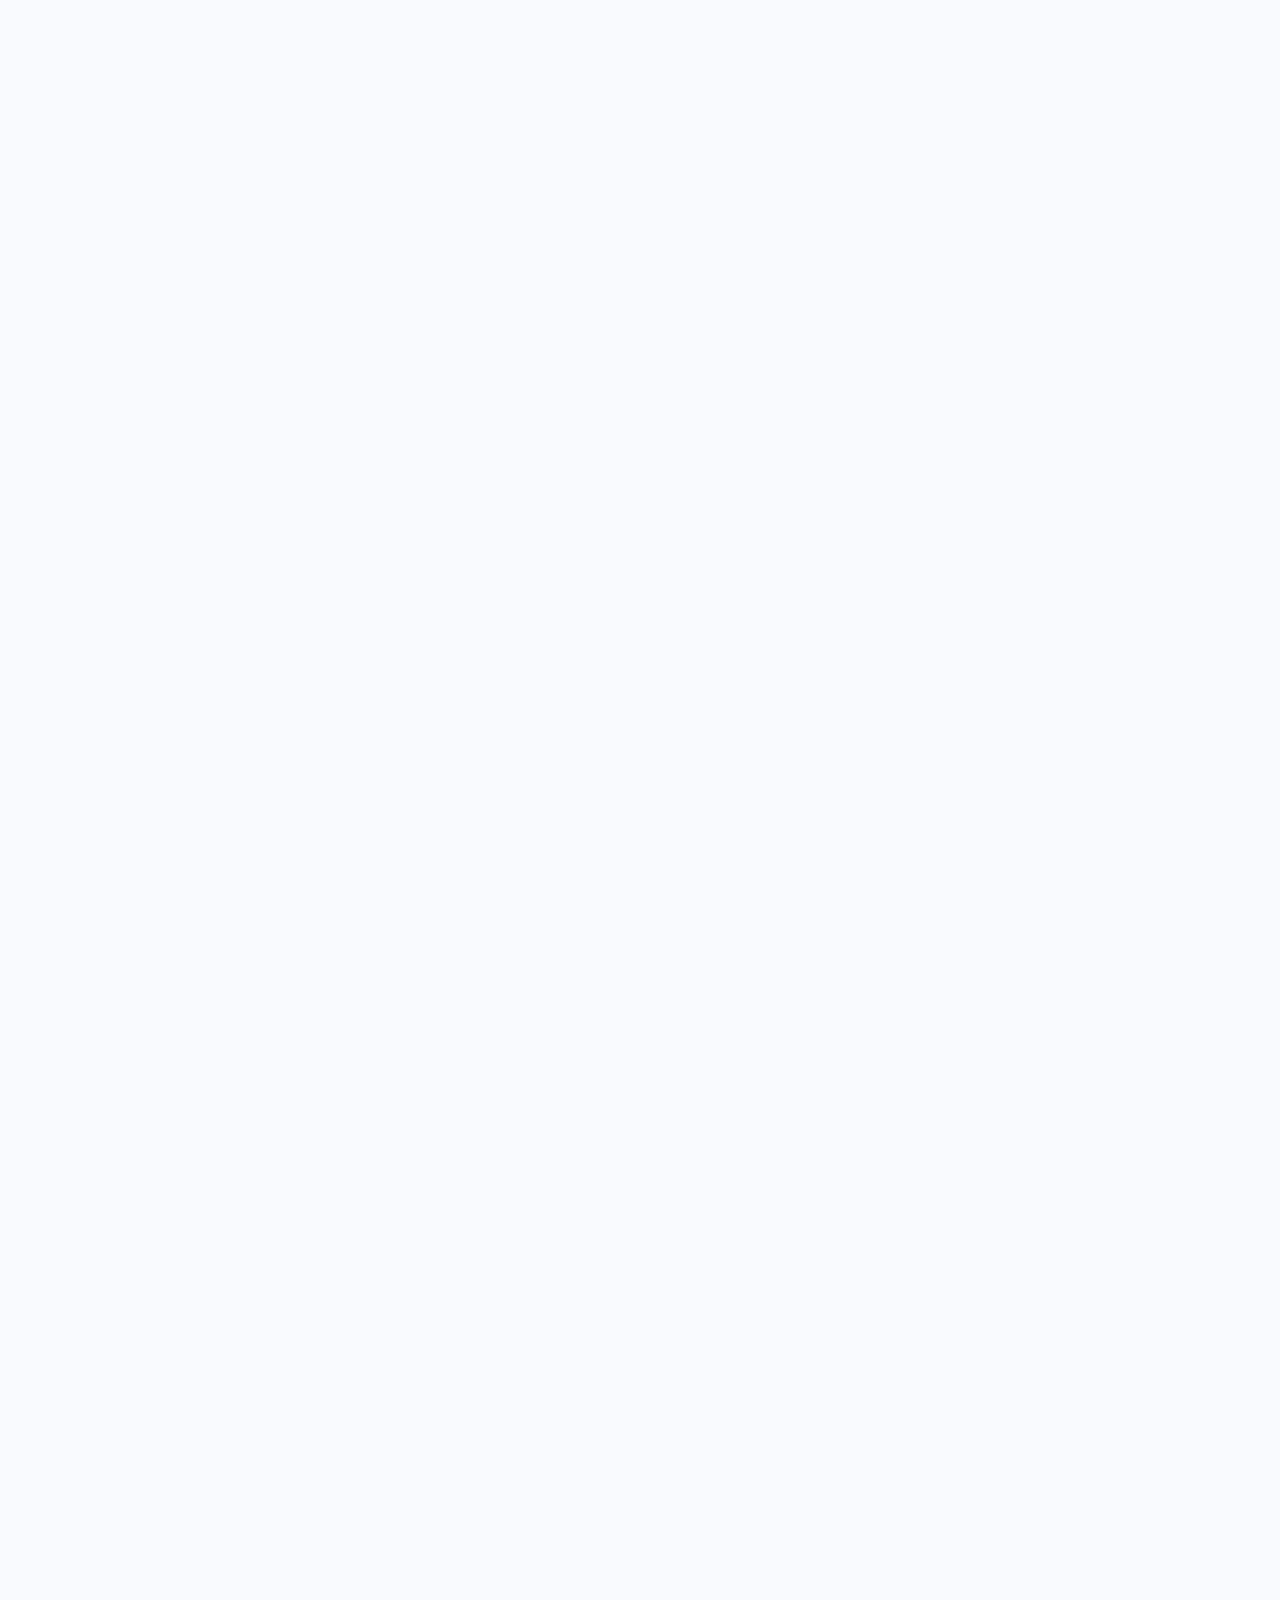
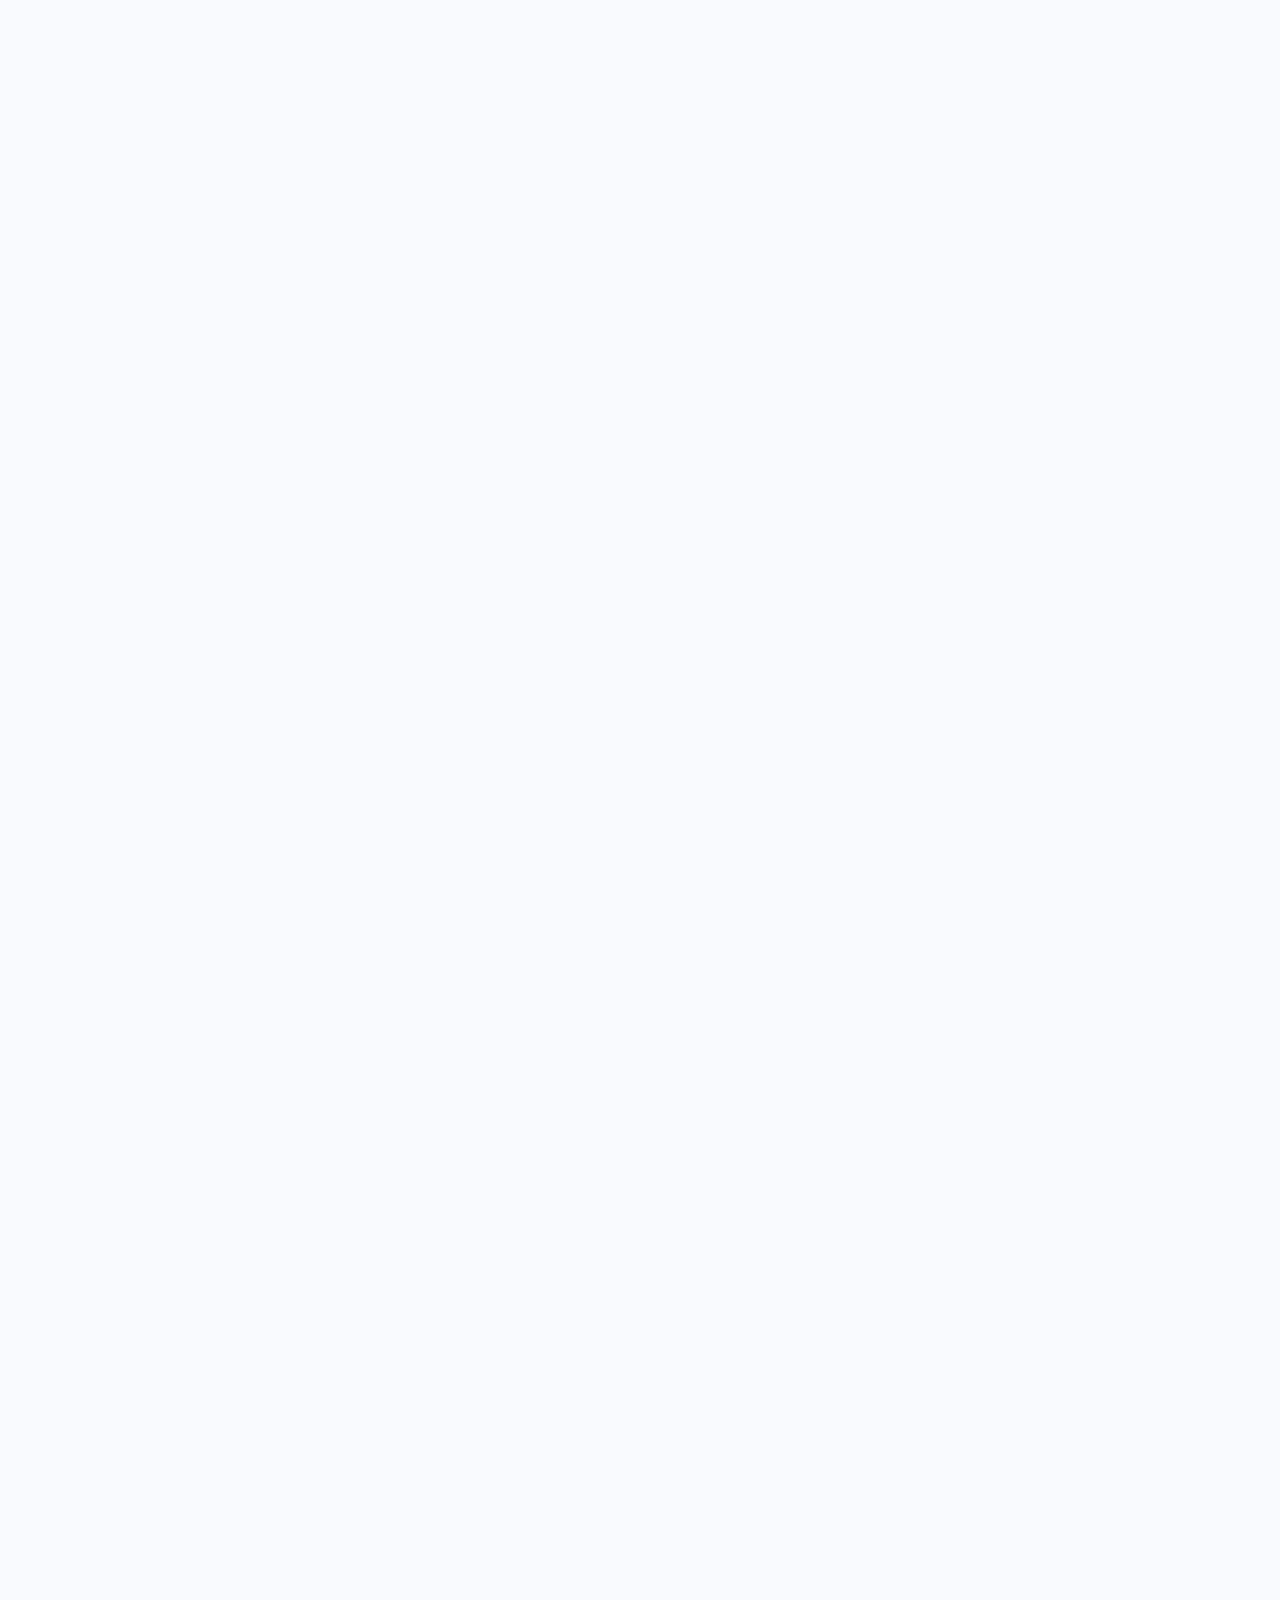
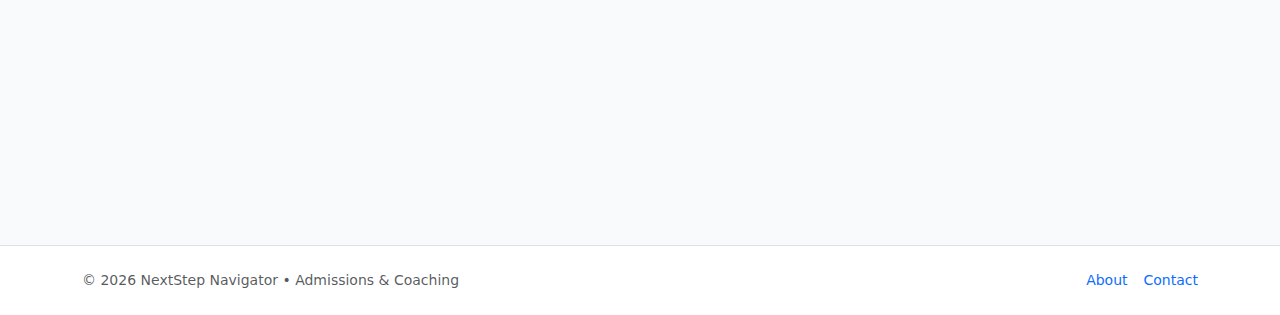
<file: admissions.html>
<!DOCTYPE html>
<html lang="en">
  <head>
    <meta charset="utf-8" />
    <meta name="viewport" content="width=device-width, initial-scale=1" />
    <title>Admissions & Coaching — NextStep Navigator</title>

    <link
      href="https://cdn.jsdelivr.net/npm/bootstrap@5.3.3/dist/css/bootstrap.min.css"
      rel="stylesheet"
      crossorigin="anonymous"
    />
    <link
      rel="stylesheet"
      href="https://cdn.jsdelivr.net/npm/bootstrap-icons@1.11.3/font/bootstrap-icons.css"
    />
    <link rel="stylesheet" href="css/admissions.css" />

    <style></style>
  </head>
  <body>
    <nav class="navbar navbar-expand-lg border-bottom sticky-top">
      <div class="container py-2">
        <a
          class="navbar-brand fw-bold d-flex align-items-center gap-2"
          href="index.html"
        >
          <span class="brand-dot"></span> NextStep
          <span class="text-primary">Navigator</span>
        </a>
        <div class="ms-auto d-flex align-items-center gap-3">
          <span class="small text-muted" id="helloUser"></span>
          <a class="btn btn-outline-secondary btn-sm" href="index.html"
            ><i class="bi bi-house me-1"></i> Home</a
          >
        </div>
      </div>
    </nav>

    <header class="page-head py-4">
      <div class="sparkles" aria-hidden="true"></div>
      <div class="container">
        <nav aria-label="breadcrumb" class="reveal" data-reveal="left">
          <ol class="breadcrumb mb-2">
            <li class="breadcrumb-item"><a href="index.html">Home</a></li>
            <li class="breadcrumb-item active" aria-current="page">
              Admissions &amp; Coaching
            </li>
          </ol>
        </nav>
        <div
          class="d-flex flex-column flex-md-row align-items-md-end align-items-start justify-content-between gap-3"
        >
          <div class="reveal" data-reveal="left">
            <h1 class="mb-1">Admissions &amp; Coaching</h1>
            <p class="lead lead-muted mb-0">
              Structured guidance for streams, study-abroad, interview prep, and
              resume crafting — all static and privacy-friendly.
            </p>
          </div>
          <span class="pill reveal" data-reveal="right"
            ><i class="bi bi-shield-check"></i> No storage • JSON-driven</span
          >
        </div>
      </div>
    </header>

    <main class="py-4">
      <div class="container">
        <div class="row g-4">
          <aside class="col-lg-3 reveal" data-reveal="left">
            <div class="panel p-3">
              <div class="d-flex align-items-center justify-content-between">
                <h6 class="mb-0">Personalize</h6>
                <button
                  class="btn btn-link btn-sm"
                  id="btnClearFilters"
                  type="button"
                >
                  Clear
                </button>
              </div>
              <hr class="my-2" />

              <div class="mb-3">
                <label class="form-label mb-1" for="userTypeFilter"
                  >User Type</label
                >
                <select id="userTypeFilter" class="form-select">
                  <option value="">All</option>
                  <option value="student">Student (8–12)</option>
                  <option value="graduate">Graduate (UG/PG)</option>
                  <option value="professional">Professional</option>
                </select>
              </div>

              <div class="mb-3">
                <label class="form-label mb-1" for="search"
                  >Search Topics</label
                >
                <input
                  type="search"
                  id="search"
                  class="form-control"
                  placeholder="Streams, visas, STAR, ATS…"
                />
              </div>

              <div class="mb-0">
                <label class="form-label mb-1" for="sortBy"
                  >Sort sections</label
                >
                <select id="sortBy" class="form-select">
                  <option value="default" selected>Recommended</option>
                  <option value="az">Title A → Z</option>
                  <option value="za">Title Z → A</option>
                </select>
              </div>
            </div>

            <div class="panel p-3 mt-3">
              <h6>Quick Links</h6>
              <ul class="list-unstyled list-mini mb-0" id="inpageLinks">
                <li>
                  <a href="#stream" class="anchor"
                    >Stream Selection (post-10th)</a
                  >
                </li>
                <li><a href="#abroad" class="anchor">Study Abroad</a></li>
                <li><a href="#interview" class="anchor">Interview Tips</a></li>
                <li><a href="#resume" class="anchor">Resume Guidelines</a></li>
              </ul>
            </div>

            <div class="panel p-3 mt-3">
              <h6>Recently Viewed</h6>
              <ul id="recentList" class="list-unstyled small mb-0">
                <li class="text-muted">Nothing yet.</li>
              </ul>
            </div>

            <div class="panel p-3 mt-3">
              <h6>Your Bookmarks</h6>
              <ul id="bookmarkList" class="list-unstyled small mb-2">
                <li class="text-muted">No bookmarks yet.</li>
              </ul>
              <div class="d-flex gap-2">
                <button
                  class="btn btn-outline-primary btn-sm"
                  id="exportBookmarks"
                  type="button"
                >
                  <i class="bi bi-arrow-down-square me-1"></i> Export
                </button>
                <button
                  class="btn btn-outline-danger btn-sm"
                  id="clearBookmarks"
                  type="button"
                >
                  <i class="bi bi-trash3 me-1"></i> Clear
                </button>
              </div>
            </div>
          </aside>

          <section class="col-lg-9">
            <div
              class="d-flex align-items-center justify-content-between mb-2 reveal"
            >
              <div class="small text-muted" id="activeProfile"></div>
              <div class="small text-muted">
                <span id="resultInfo">Loading…</span>
              </div>
            </div>

            <section id="stream" class="anchor-offset">
              <div class="panel p-3 p-md-4 reveal">
                <div
                  class="d-flex align-items-center justify-content-between flex-wrap gap-2"
                >
                  <h4 class="mb-0">Stream Selection (post-10th)</h4>
                  <div class="d-flex gap-2">
                    <button
                      class="btn btn-light btn-sm"
                      id="shareStream"
                      type="button"
                    >
                      <i class="bi bi-share me-1"></i> Share
                    </button>
                  </div>
                </div>
                <p class="muted mt-2 mb-3">
                  Align your strengths with the right stream. Explore subjects,
                  sample careers, and admission tips. Loaded from
                  <code>data/admissions.json</code>.
                </p>

                <div id="streamGrid" class="row g-3">
                  <div class="col-12 col-md-6 col-xl-4">
                    <div class="result-skel"></div>
                  </div>
                  <div class="col-12 col-md-6 col-xl-4">
                    <div class="result-skel"></div>
                  </div>
                  <div class="col-12 col-md-6 col-xl-4">
                    <div class="result-skel"></div>
                  </div>
                </div>
              </div>
            </section>

            <section id="abroad" class="anchor-offset mt-4">
              <div class="panel p-3 p-md-4 reveal">
                <div
                  class="d-flex align-items-center justify-content-between flex-wrap gap-2"
                >
                  <h4 class="mb-0">Study Abroad Guidelines</h4>
                  <div class="d-flex gap-2">
                    <button
                      class="btn btn-light btn-sm"
                      id="shareAbroad"
                      type="button"
                    >
                      <i class="bi bi-share me-1"></i> Share
                    </button>
                  </div>
                </div>
                <p class="muted mt-2 mb-3">
                  A month-by-month plan, documents checklist, tests, and
                  scholarship pointers — tailored by user type where applicable.
                </p>

                <div id="abroadTimeline" class="vstack gap-3">
                  <div class="result-skel"></div>
                </div>

                <div class="note p-3 mt-3">
                  <div class="d-flex align-items-start gap-2">
                    <i class="bi bi-lightbulb"></i>
                    <div class="small">
                      Tip: Always verify country-specific requirements at the
                      official embassy/consulate and the target university’s
                      admissions page.
                    </div>
                  </div>
                </div>
              </div>
            </section>

            <section id="interview" class="anchor-offset mt-4">
              <div class="panel p-3 p-md-4 reveal">
                <div
                  class="d-flex align-items-center justify-content-between flex-wrap gap-2"
                >
                  <h4 class="mb-0">Interview Tips</h4>
                  <div class="d-flex gap-2">
                    <button
                      class="btn btn-light btn-sm"
                      id="shareInterview"
                      type="button"
                    >
                      <i class="bi bi-share me-1"></i> Share
                    </button>
                  </div>
                </div>
                <p class="muted mt-2 mb-3">
                  From story prep to behavioral questions (STAR), plus recruiter
                  expectations for graduates and career-changers.
                </p>

                <div class="row g-3" id="interviewCards">
                  <div class="col-12 col-md-6">
                    <div class="result-skel"></div>
                  </div>
                  <div class="col-12 col-md-6">
                    <div class="result-skel"></div>
                  </div>
                </div>

                <details class="mt-3">
                  <summary class="fw-semibold">STAR formula refresher</summary>
                  <div class="mt-2 small">
                    <div class="step mb-2">
                      <span class="count">S</span>
                      <div><strong>Situation:</strong> Give brief context.</div>
                    </div>
                    <div class="step mb-2">
                      <span class="count">T</span>
                      <div>
                        <strong>Task:</strong> State the goal or responsibility.
                      </div>
                    </div>
                    <div class="step mb-2">
                      <span class="count">A</span>
                      <div>
                        <strong>Action:</strong> Explain what you did (focus on
                        you).
                      </div>
                    </div>
                    <div class="step">
                      <span class="count">R</span>
                      <div>
                        <strong>Result:</strong> Share the outcome, numbers, and
                        learning.
                      </div>
                    </div>
                  </div>
                </details>
              </div>
            </section>

            <section id="resume" class="anchor-offset mt-4">
              <div class="panel p-3 p-md-4 reveal">
                <div
                  class="d-flex align-items-center justify-content-between flex-wrap gap-2"
                >
                  <h4 class="mb-0">Resume Guidelines</h4>
                  <div class="d-flex gap-2">
                    <button
                      class="btn btn-light btn-sm"
                      id="shareResume"
                      type="button"
                    >
                      <i class="bi bi-share me-1"></i> Share
                    </button>
                  </div>
                </div>
                <p class="muted mt-2 mb-3">
                  ATS-friendly structure, bullet phrasing, impact metrics, and
                  samples based on user type.
                </p>

                <div id="resumeAccordion" class="accordion"></div>

                <div class="d-flex flex-wrap gap-2 mt-3">
                  <button class="btn btn-primary btn-sm" id="btnSaveAll">
                    <i class="bi bi-bookmark-heart me-1"></i> Save all visible
                  </button>
                  <button class="btn btn-outline-primary btn-sm" id="btnExport">
                    <i class="bi bi-arrow-down-square me-1"></i> Export page
                    notes
                  </button>
                </div>
              </div>
            </section>
          </section>
        </div>
      </div>
    </main>

    <footer class="py-4 border-top bg-white">
      <div
        class="container d-flex flex-column flex-md-row align-items-center justify-content-between gap-2"
      >
        <div class="small text-muted">
          © <span id="year"></span> NextStep Navigator • Admissions & Coaching
        </div>
        <div class="small">
          <a href="about.html" class="me-3">About</a
          ><a href="contact.html">Contact</a>
        </div>
      </div>
    </footer>

    <script src="js/nsn-shared.js"></script>
    <script src="js/admissions.js"></script>
    <script
      src="https://cdn.jsdelivr.net/npm/bootstrap@5.3.3/dist/js/bootstrap.bundle.min.js"
      crossorigin="anonymous"
    ></script>

    <script></script>
  </body>
</html>
</file>
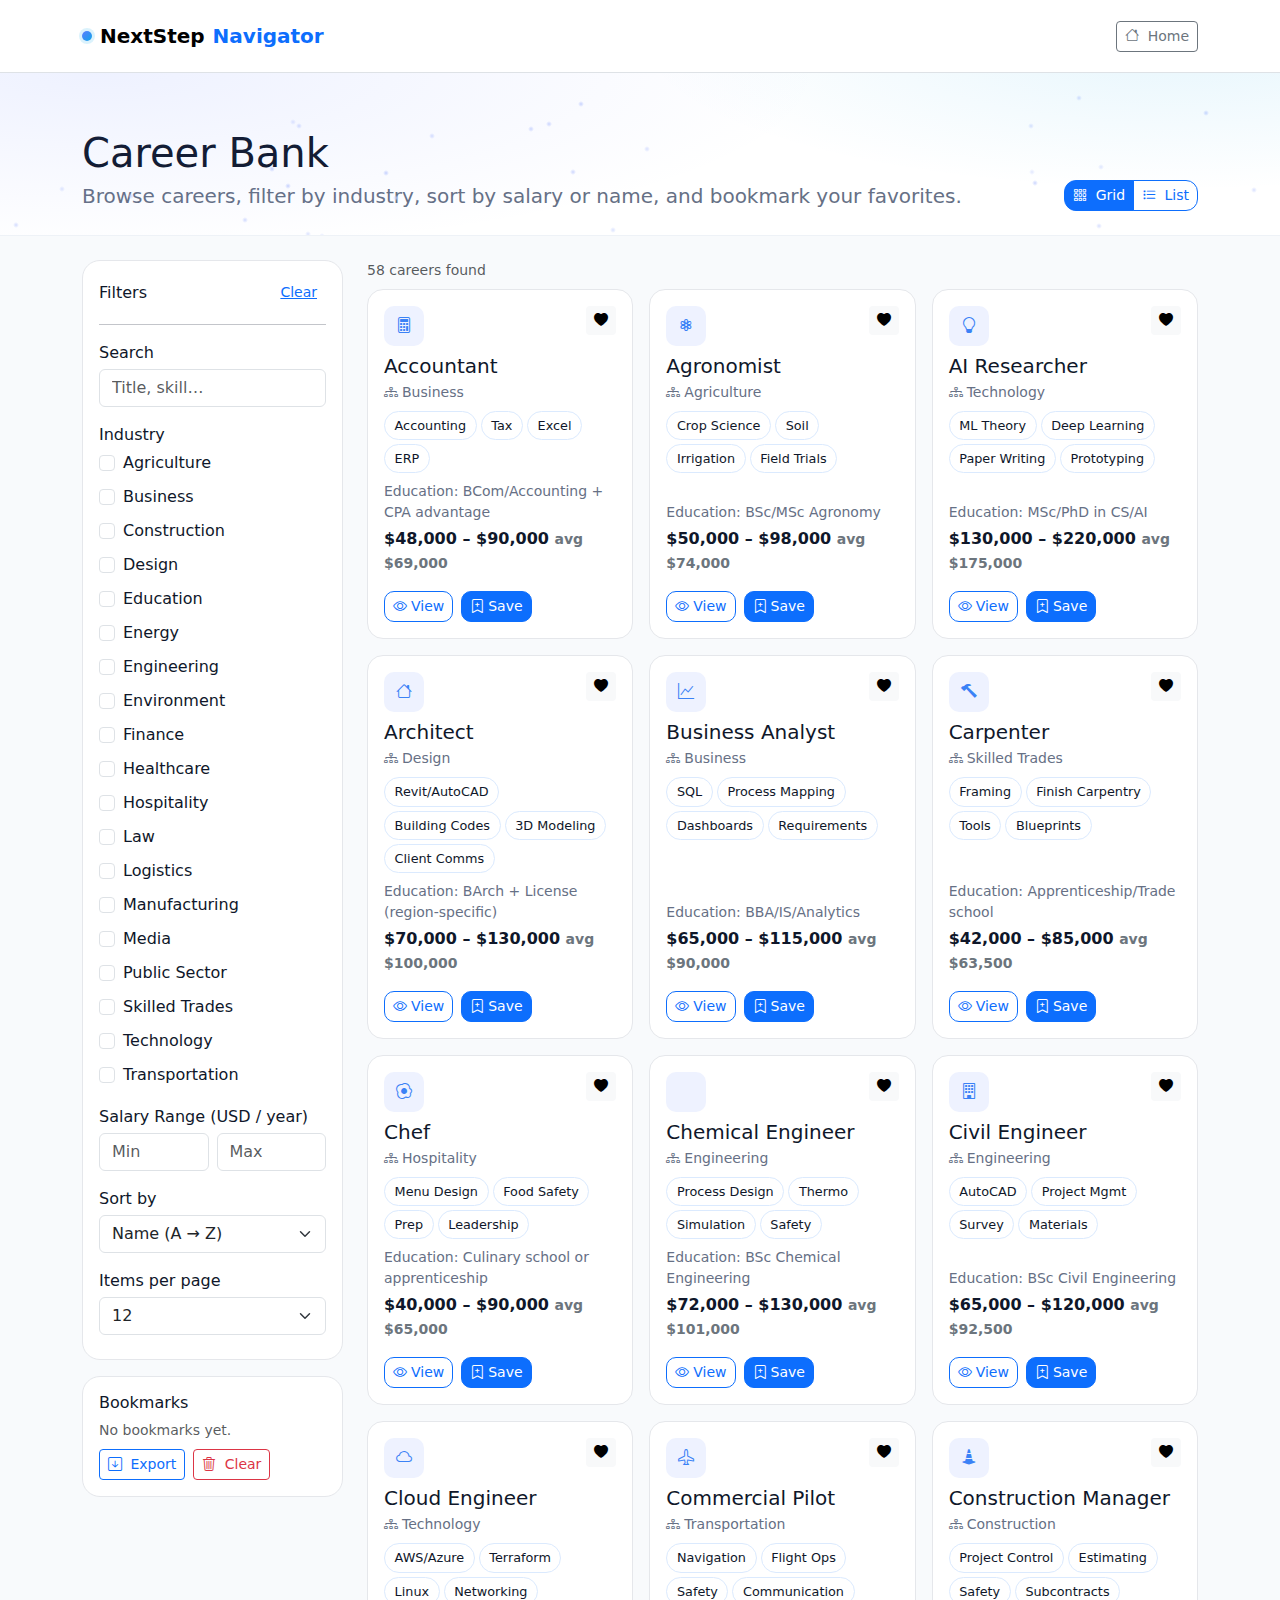
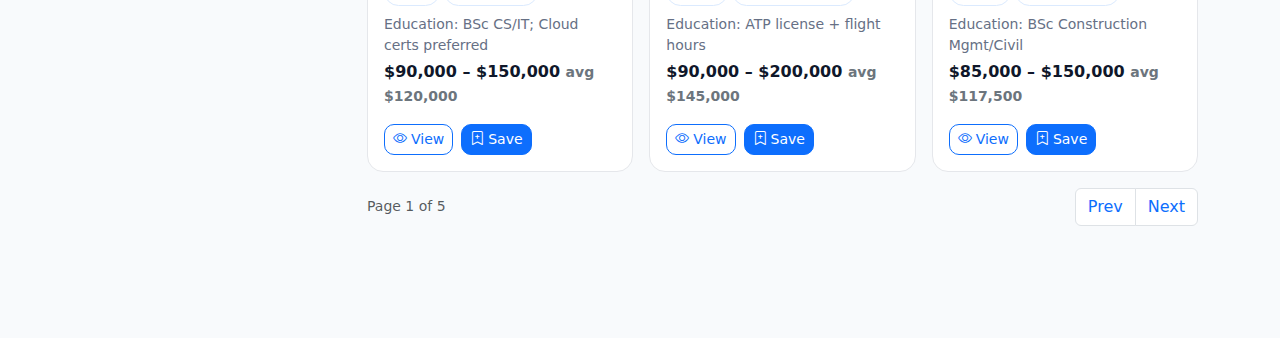
<file: careers.html>
<!DOCTYPE html>
<html lang="en">
  <head>
    <meta charset="utf-8" />
    <meta name="viewport" content="width=device-width, initial-scale=1" />
    <title>Career Bank — NextStep Navigator</title>

    <link
      href="https://cdn.jsdelivr.net/npm/bootstrap@5.3.3/dist/css/bootstrap.min.css"
      rel="stylesheet"
      crossorigin="anonymous"
    />
    <link
      rel="stylesheet"
      href="https://cdn.jsdelivr.net/npm/bootstrap-icons@1.11.3/font/bootstrap-icons.css"
    />
    <link rel="stylesheet" href="css/careers.css" />
    <style></style>
  </head>
  <body>
    <nav class="navbar navbar-expand-lg border-bottom sticky-top reveal">
      <div class="container py-2">
        <a
          class="navbar-brand fw-bold d-flex align-items-center gap-2"
          href="index.html"
        >
          <span class="brand-dot"></span> NextStep
          <span class="text-primary">Navigator</span>
        </a>
        <div class="ms-auto d-flex align-items-center gap-3">
          <span class="small text-muted" id="helloUser"></span>
          <a class="btn btn-outline-secondary btn-sm ripple" href="index.html"
            ><i class="bi bi-house me-1"></i> Home</a
          >
        </div>
      </div>
    </nav>

    <header class="page-head py-4 reveal">
      <div class="sparkles" aria-hidden="true"></div>
      <div class="container">
        <nav aria-label="breadcrumb">
          <ol class="breadcrumb mb-2">
            <li class="breadcrumb-item"><a href="index.html">Home</a></li>
            <li class="breadcrumb-item active" aria-current="page">
              Career Bank
            </li>
          </ol>
        </nav>
        <div
          class="d-flex flex-column flex-md-row align-items-md-end align-items-start justify-content-between gap-3"
        >
          <div>
            <h1 class="mb-1">Career Bank</h1>
            <p class="lead lead-muted mb-0">
              Browse careers, filter by industry, sort by salary or name, and
              bookmark your favorites.
            </p>
          </div>
          <div
            class="view-toggle btn-group"
            role="group"
            aria-label="View toggle"
          >
            <button
              class="btn btn-outline-primary btn-sm active ripple"
              id="btnGrid"
              aria-pressed="true"
            >
              <i class="bi bi-grid-3x3-gap me-1"></i> Grid
            </button>
            <button class="btn btn-outline-primary btn-sm ripple" id="btnList">
              <i class="bi bi-list-task me-1"></i> List
            </button>
          </div>
        </div>
      </div>
    </header>

    <main class="py-4">
      <div class="container">
        <div class="row g-4">
          <aside class="col-lg-3 reveal" data-reveal="left">
            <div class="panel p-3">
              <div class="d-flex align-items-center justify-content-between">
                <h6 class="mb-0">Filters</h6>
                <button class="btn btn-link btn-sm ripple" id="btnClearFilters">
                  Clear
                </button>
              </div>
              <hr />
              <div class="mb-3">
                <label for="search" class="form-label mb-1">Search</label>
                <input
                  id="search"
                  type="search"
                  class="form-control"
                  placeholder="Title, skill…"
                />
              </div>

              <div class="mb-3">
                <label class="form-label mb-1">Industry</label>
                <div id="industryList" class="d-grid gap-2"></div>
              </div>

              <div class="mb-3">
                <label class="form-label mb-1">Salary Range (USD / year)</label>
                <div class="d-flex gap-2">
                  <input
                    type="number"
                    id="minSalary"
                    class="form-control"
                    placeholder="Min"
                    min="0"
                    step="1000"
                  />
                  <input
                    type="number"
                    id="maxSalary"
                    class="form-control"
                    placeholder="Max"
                    min="0"
                    step="1000"
                  />
                </div>
              </div>

              <div class="mb-3">
                <label class="form-label mb-1">Sort by</label>
                <select id="sortBy" class="form-select">
                  <option value="az">Name (A → Z)</option>
                  <option value="za">Name (Z → A)</option>
                  <option value="salarydesc">Salary (High → Low)</option>
                  <option value="salaryasc">Salary (Low → High)</option>
                </select>
              </div>

              <div class="mb-2">
                <label class="form-label mb-1">Items per page</label>
                <select id="perPage" class="form-select">
                  <option>8</option>
                  <option selected>12</option>
                  <option>16</option>
                  <option>24</option>
                </select>
              </div>
            </div>

            <div class="panel p-3 mt-3 reveal">
              <h6>Bookmarks</h6>
              <ul id="bookmarkList" class="list-unstyled small mb-2">
                <li class="text-muted">No bookmarks yet.</li>
              </ul>
              <div class="d-flex gap-2">
                <button
                  class="btn btn-outline-primary btn-sm ripple"
                  id="exportBookmarks"
                >
                  <i class="bi bi-arrow-down-square me-1"></i> Export
                </button>
                <button
                  class="btn btn-outline-danger btn-sm ripple"
                  id="clearBookmarks"
                >
                  <i class="bi bi-trash3 me-1"></i> Clear
                </button>
              </div>
            </div>

            <div class="panel p-3 mt-3 reveal">
              <h6>Recently Viewed</h6>
              <ul id="recentList" class="list-unstyled small mb-0">
                <li class="text-muted">Nothing yet.</li>
              </ul>
            </div>
          </aside>

          <section class="col-lg-9">
            <div class="d-flex align-items-center justify-content-between mb-2">
              <div class="small text-muted" id="resultCount">
                Loading careers…
              </div>
              <div class="small">
                <span class="badge text-bg-light" id="activeProfile"></span>
              </div>
            </div>

            <div id="skeleton" class="row g-3">
              <div class="col-12 col-md-6 col-xl-4">
                <div class="result-skel"></div>
              </div>
              <div class="col-12 col-md-6 col-xl-4">
                <div class="result-skel"></div>
              </div>
              <div class="col-12 col-md-6 col-xl-4">
                <div class="result-skel"></div>
              </div>
              <div class="col-12 col-md-6 col-xl-4">
                <div class="result-skel"></div>
              </div>
              <div class="col-12 col-md-6 col-xl-4">
                <div class="result-skel"></div>
              </div>
              <div class="col-12 col-md-6 col-xl-4">
                <div class="result-skel"></div>
              </div>
            </div>

            <div id="grid" class="row g-3 hidden"></div>

            <div id="list" class="hidden"></div>

            <nav
              class="d-flex align-items-center justify-content-between mt-3 reveal"
              aria-label="Pagination"
            >
              <div class="small text-muted" id="pageInfo"></div>
              <ul class="pagination mb-0">
                <li class="page-item">
                  <button class="page-link ripple" id="prevPage">Prev</button>
                </li>
                <li class="page-item">
                  <button class="page-link ripple" id="nextPage">Next</button>
                </li>
              </ul>
            </nav>
          </section>
        </div>
      </div>
    </main>

    <footer class="py-4 border-top bg-white reveal">
      <div
        class="container d-flex flex-column flex-md-row align-items-center justify-content-between gap-2"
      >
        <div class="small text-muted">
          © <span id="year"></span> NextStep Navigator • Career Bank
        </div>
        <div class="small">
          <a href="about.html" class="me-3">About</a
          ><a href="contact.html">Contact</a>
        </div>
      </div>
    </footer>

    <script src="js/nsn-shared.js"></script>
    <script src="js/careers.js"></script>
    <script
      src="https://cdn.jsdelivr.net/npm/bootstrap@5.3.3/dist/js/bootstrap.bundle.min.js"
      crossorigin="anonymous"
    ></script>

    <script></script>
  </body>
</html>
</file>
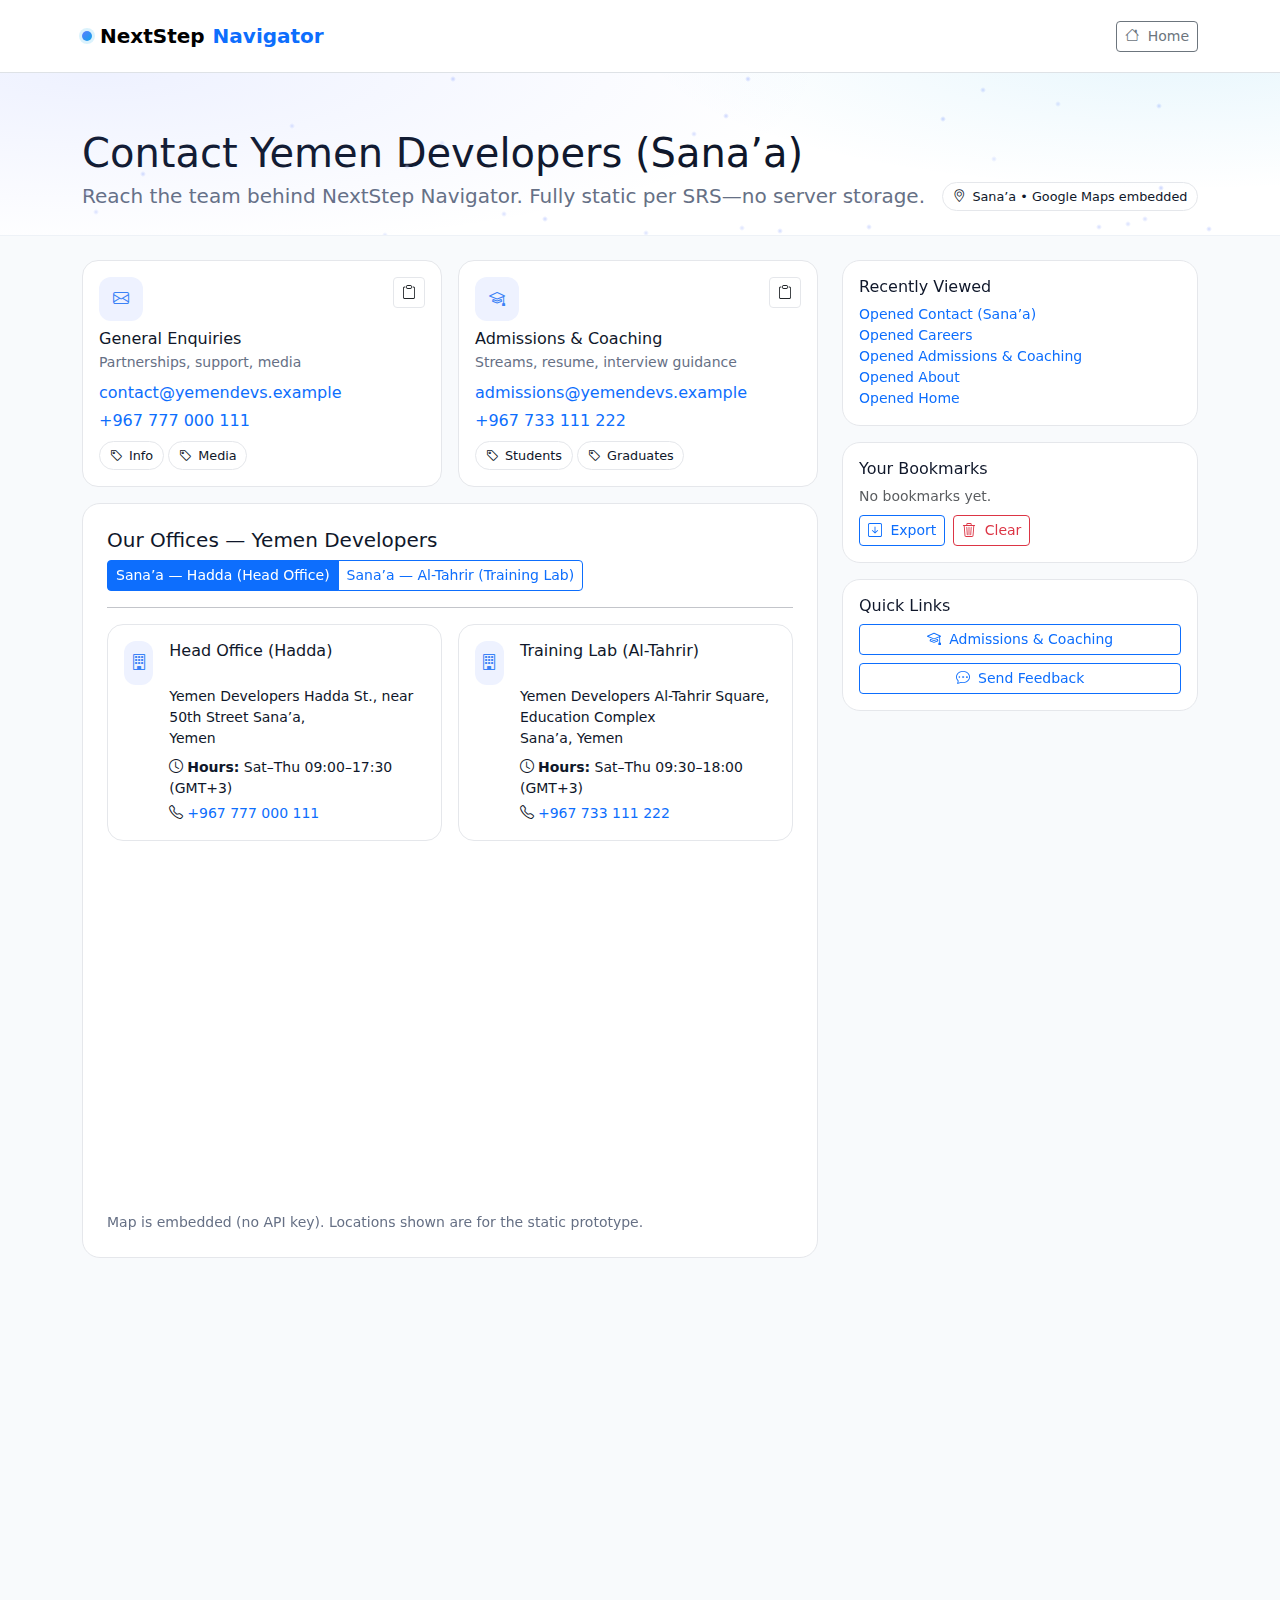
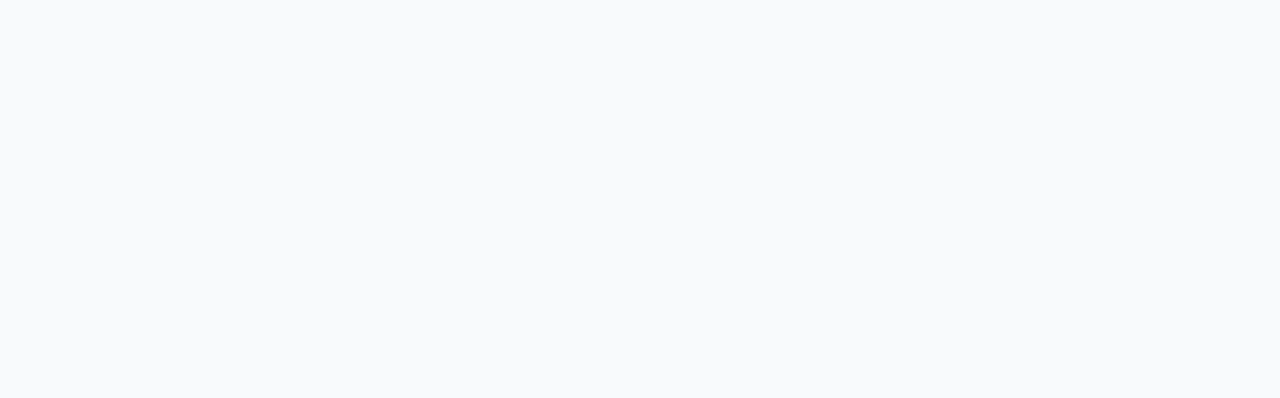
<file: contact.html>
<!DOCTYPE html>
<html lang="en">
  <head>
    <meta charset="utf-8" />
    <meta name="viewport" content="width=device-width, initial-scale=1" />
    <title>Contact Us — NextStep Navigator</title>

    <link
      href="https://cdn.jsdelivr.net/npm/bootstrap@5.3.3/dist/css/bootstrap.min.css"
      rel="stylesheet"
      crossorigin="anonymous"
    />
    <link
      href="https://cdn.jsdelivr.net/npm/bootstrap-icons@1.11.3/font/bootstrap-icons.css"
      rel="stylesheet"
    />
    <link rel="stylesheet" href="css/contact.css" />
    <style></style>
  </head>
  <body>
    <nav class="navbar navbar-expand-lg border-bottom sticky-top reveal">
      <div class="container py-2">
        <a
          class="navbar-brand fw-bold d-flex align-items-center gap-2"
          href="index.html"
        >
          <span class="brand-dot"></span> NextStep
          <span class="text-primary">Navigator</span>
        </a>
        <div class="ms-auto d-flex align-items-center gap-3">
          <span class="small text-muted" id="helloUser"></span>
          <a class="btn btn-outline-secondary btn-sm ripple" href="index.html"
            ><i class="bi bi-house me-1"></i> Home</a
          >
        </div>
      </div>
    </nav>

    <header class="page-head py-4 reveal">
      <div class="sparkles" aria-hidden="true"></div>
      <div class="container">
        <nav aria-label="breadcrumb">
          <ol class="breadcrumb mb-2">
            <li class="breadcrumb-item"><a href="index.html">Home</a></li>
            <li class="breadcrumb-item active" aria-current="page">
              Contact Us
            </li>
          </ol>
        </nav>
        <div
          class="d-flex flex-column flex-md-row align-items-md-end align-items-start justify-content-between gap-3"
        >
          <div>
            <h1 class="mb-1">Contact Yemen Developers (Sana’a)</h1>
            <p class="lead lead-muted mb-0">
              Reach the team behind NextStep Navigator. Fully static per SRS—no
              server storage.
            </p>
          </div>
          <span class="chip"
            ><i class="bi bi-geo-alt"></i> Sana’a • Google Maps embedded</span
          >
        </div>
      </div>
    </header>

    <main class="py-4">
      <div class="container">
        <div class="row g-4">
          <section class="col-lg-8">
            <div class="row g-3">
              <div class="col-md-6">
                <div class="feature-card p-3 h-100 reveal pop-in">
                  <div class="d-flex align-items-start justify-content-between">
                    <div class="icon-pill"><i class="bi bi-envelope"></i></div>
                    <button
                      class="btn btn-ghost btn-sm ripple"
                      data-copy="contact@yemendevs.example"
                    >
                      <i class="bi bi-clipboard"></i>
                    </button>
                  </div>
                  <h6 class="mt-2 mb-1">General Enquiries</h6>
                  <div class="small muted mb-2">
                    Partnerships, support, media
                  </div>
                  <div class="d-flex flex-column">
                    <a href="mailto:contact@yemendevs.example"
                      >contact@yemendevs.example</a
                    >
                    <a class="mt-1" href="tel:+967777000111"
                      >+967 777 000 111</a
                    >
                  </div>
                  <div class="mt-2 small">
                    <span class="chip"><i class="bi bi-tag"></i> Info</span>
                    <span class="chip"><i class="bi bi-tag"></i> Media</span>
                  </div>
                </div>
              </div>

              <div class="col-md-6">
                <div class="feature-card p-3 h-100 reveal pop-in">
                  <div class="d-flex align-items-start justify-content-between">
                    <div class="icon-pill">
                      <i class="bi bi-mortarboard"></i>
                    </div>
                    <button
                      class="btn btn-ghost btn-sm ripple"
                      data-copy="admissions@yemendevs.example"
                    >
                      <i class="bi bi-clipboard"></i>
                    </button>
                  </div>
                  <h6 class="mt-2 mb-1">Admissions & Coaching</h6>
                  <div class="small muted mb-2">
                    Streams, resume, interview guidance
                  </div>
                  <div class="d-flex flex-column">
                    <a href="mailto:admissions@yemendevs.example"
                      >admissions@yemendevs.example</a
                    >
                    <a class="mt-1" href="tel:+967733111222"
                      >+967 733 111 222</a
                    >
                  </div>
                  <div class="mt-2 small">
                    <span class="chip"><i class="bi bi-tag"></i> Students</span>
                    <span class="chip"
                      ><i class="bi bi-tag"></i> Graduates</span
                    >
                  </div>
                </div>
              </div>
            </div>

            <div class="panel p-3 p-md-4 mt-3 reveal">
              <div
                class="d-flex align-items-center justify-content-between flex-wrap gap-2"
              >
                <h5 class="mb-0">Our Offices — Yemen Developers</h5>
                <div class="btn-group" role="group" aria-label="Select office">
                  <button
                    type="button"
                    class="btn btn-outline-primary btn-sm active ripple"
                    data-map="hadda"
                  >
                    Sana’a — Hadda (Head Office)
                  </button>
                  <button
                    type="button"
                    class="btn btn-outline-primary btn-sm ripple"
                    data-map="tahrir"
                  >
                    Sana’a — Al-Tahrir (Training Lab)
                  </button>
                </div>
              </div>
              <hr />

              <div class="row g-3">
                <div class="col-md-6">
                  <div class="feature-card p-3 h-100" id="addr-hadda">
                    <div class="d-flex align-items-start gap-3">
                      <div class="icon-pill">
                        <i class="bi bi-building"></i>
                      </div>
                      <div>
                        <h6 class="mb-1">Head Office (Hadda)</h6>
                        <div class="addr small">
                          Yemen Developers Hadda St., near 50th Street Sana’a,
                          Yemen
                        </div>
                        <div class="small mt-2">
                          <i class="bi bi-clock me-1"></i
                          ><strong>Hours:</strong> Sat–Thu 09:00–17:30 (GMT+3)
                        </div>
                        <div class="small mt-1">
                          <i class="bi bi-telephone me-1"></i
                          ><a href="tel:+967777000111">+967 777 000 111</a>
                        </div>
                      </div>
                    </div>
                  </div>
                </div>

                <div class="col-md-6">
                  <div class="feature-card p-3 h-100" id="addr-tahrir">
                    <div class="d-flex align-items-start gap-3">
                      <div class="icon-pill">
                        <i class="bi bi-building"></i>
                      </div>
                      <div>
                        <h6 class="mb-1">Training Lab (Al-Tahrir)</h6>
                        <div class="addr small">
                          Yemen Developers Al-Tahrir Square, Education Complex
                          Sana’a, Yemen
                        </div>
                        <div class="small mt-2">
                          <i class="bi bi-clock me-1"></i
                          ><strong>Hours:</strong> Sat–Thu 09:30–18:00 (GMT+3)
                        </div>
                        <div class="small mt-1">
                          <i class="bi bi-telephone me-1"></i
                          ><a href="tel:+967733111222">+967 733 111 222</a>
                        </div>
                      </div>
                    </div>
                  </div>
                </div>

                <div class="col-12">
                  <iframe
                    id="mapFrame"
                    class="map"
                    title="Sana’a office location on Google Maps"
                    loading="lazy"
                    referrerpolicy="no-referrer-when-downgrade"
                    src="https://www.google.com/maps?q=Hadda%20Street%20Sana%27a%20Yemen&output=embed"
                  >
                  </iframe>
                  <div class="small muted mt-2">
                    Map is embedded (no API key). Locations shown are for the
                    static prototype.
                  </div>
                </div>
              </div>
            </div>

            <div class="panel p-3 p-md-4 mt-3 reveal">
              <h5 class="mb-3">Team — Yemen Developers (Sana’a)</h5>
              <div class="row g-3" id="teamGrid">
                <div class="col-md-6 col-xl-4">
                  <div class="feature-card p-3 h-100 pop-in">
                    <div class="d-flex align-items-center gap-3">
                      <img
                        class="avatar"
                        src="assets/images/loay-nasher.jpg"
                        alt="Portrait of Loay Nasher"
                        onerror="this.src='assets/images/placeholder.jpg'"
                      />
                      <div>
                        <div class="fw-semibold">Loay Nasher</div>
                        <div class="small muted">Developer</div>
                      </div>
                    </div>
                    <div class="mt-2 small">
                      <a href="mailto:loay.nasher@yemendevs.example"
                        ><i class="bi bi-envelope me-1"></i>
                        loay.nasher@yemendevs.example</a
                      ><br />
                      <a href="tel:+967771111111"
                        ><i class="bi bi-telephone me-1"></i> +967 771 111
                        111</a
                      >
                    </div>
                  </div>
                </div>
                <div class="col-md-6 col-xl-4">
                  <div class="feature-card p-3 h-100 pop-in">
                    <div class="d-flex align-items-center gap-3">
                      <img
                        class="avatar"
                        src="assets/images/alshreef-alradhi.jpg"
                        alt="Portrait of Alshreef Alradhi"
                        onerror="this.src='assets/images/placeholder.jpg'"
                      />
                      <div>
                        <div class="fw-semibold">Alshreef Alradhi</div>
                        <div class="small muted">Developer</div>
                      </div>
                    </div>
                    <div class="mt-2 small">
                      <a href="mailto:alshreef.alradhi@yemendevs.example"
                        ><i class="bi bi-envelope me-1"></i>
                        alshreef.alradhi@yemendevs.example</a
                      ><br />
                      <a href="tel:+967772222222"
                        ><i class="bi bi-telephone me-1"></i> +967 772 222
                        222</a
                      >
                    </div>
                  </div>
                </div>
                <div class="col-md-6 col-xl-4">
                  <div class="feature-card p-3 h-100 pop-in">
                    <div class="d-flex align-items-center gap-3">
                      <img
                        class="avatar"
                        src="assets/images/bakil-dahan.jpg"
                        alt="Portrait of Bakil Dahan"
                        onerror="this.src='assets/images/placeholder.jpg'"
                      />
                      <div>
                        <div class="fw-semibold">Bakil Dahan</div>
                        <div class="small muted">Developer</div>
                      </div>
                    </div>
                    <div class="mt-2 small">
                      <a href="mailto:bakil.dahan@yemendevs.example"
                        ><i class="bi bi-envelope me-1"></i>
                        bakil.dahan@yemendevs.example</a
                      ><br />
                      <a href="tel:+967773333333"
                        ><i class="bi bi-telephone me-1"></i> +967 773 333
                        333</a
                      >
                    </div>
                  </div>
                </div>
                <div class="col-md-6 col-xl-4">
                  <div class="feature-card p-3 h-100 pop-in">
                    <div class="d-flex align-items-center gap-3">
                      <img
                        class="avatar"
                        src="assets/images/osama-almuhaia.jpg"
                        alt="Portrait of Osama Almuhaia"
                        onerror="this.src='assets/images/placeholder.jpg'"
                      />
                      <div>
                        <div class="fw-semibold">Osama Almuhaia</div>
                        <div class="small muted">Developer</div>
                      </div>
                    </div>
                    <div class="mt-2 small">
                      <a href="mailto:osama.almuhaia@yemendevs.example"
                        ><i class="bi bi-envelope me-1"></i>
                        osama.almuhaia@yemendevs.example</a
                      ><br />
                      <a href="tel:+967774444444"
                        ><i class="bi bi-telephone me-1"></i> +967 774 444
                        444</a
                      >
                    </div>
                  </div>
                </div>
                <div class="col-md-6 col-xl-4">
                  <div class="feature-card p-3 h-100 pop-in">
                    <div class="d-flex align-items-center gap-3">
                      <img
                        class="avatar"
                        src="assets/images/ali-bamatref.jpg"
                        alt="Portrait of Ali Bamatref"
                        onerror="this.src='assets/images/placeholder.jpg'"
                      />
                      <div>
                        <div class="fw-semibold">Ali Bamatref</div>
                        <div class="small muted">Developer</div>
                      </div>
                    </div>
                    <div class="mt-2 small">
                      <a href="mailto:ali.bamatref@yemendevs.example"
                        ><i class="bi bi-envelope me-1"></i>
                        ali.bamatref@yemendevs.example</a
                      ><br />
                      <a href="tel:+967775555555"
                        ><i class="bi bi-telephone me-1"></i> +967 775 555
                        555</a
                      >
                    </div>
                  </div>
                </div>
                <div class="col-md-6 col-xl-4">
                  <div class="feature-card p-3 h-100 pop-in">
                    <div class="d-flex align-items-center gap-3">
                      <img
                        class="avatar"
                        src="assets/images/abdulwali-hasan.jpg"
                        alt="Portrait of AbdulWali Hasan"
                        onerror="this.src='assets/images/placeholder.jpg'"
                      />
                      <div>
                        <div class="fw-semibold">AbdulWali Hasan</div>
                        <div class="small muted">Developer</div>
                      </div>
                    </div>
                    <div class="mt-2 small">
                      <a href="mailto:abdulwali.hasan@yemendevs.example"
                        ><i class="bi bi-envelope me-1"></i>
                        abdulwali.hasan@yemendevs.example</a
                      ><br />
                      <a href="tel:+967776666666"
                        ><i class="bi bi-telephone me-1"></i> +967 776 666
                        666</a
                      >
                    </div>
                  </div>
                </div>
              </div>
            </div>

            <div class="panel p-3 p-md-4 mt-3 reveal">
              <h5 class="mb-2">Follow Yemen Developers</h5>
              <div class="d-flex flex-wrap gap-2">
                <a
                  class="btn btn-ghost btn-sm ripple"
                  href="#"
                  aria-label="YouTube"
                  ><i class="bi bi-youtube"></i> YouTube</a
                >
                <a
                  class="btn btn-ghost btn-sm ripple"
                  href="#"
                  aria-label="LinkedIn"
                  ><i class="bi bi-linkedin"></i> LinkedIn</a
                >
                <a class="btn btn-ghost btn-sm ripple" href="#" aria-label="X"
                  ><i class="bi bi-twitter-x"></i> X</a
                >
                <a
                  class="btn btn-ghost btn-sm ripple"
                  href="#"
                  aria-label="Instagram"
                  ><i class="bi bi-instagram"></i> Instagram</a
                >
              </div>
              <div class="small muted mt-2">
                Placeholders for this static build.
              </div>
            </div>
          </section>

          <aside class="col-lg-4">
            <div class="panel p-3 reveal" data-reveal="right">
              <h6 class="mb-2">Recently Viewed</h6>
              <ul id="recentList" class="list-unstyled small mb-0">
                <li class="text-muted">Nothing yet.</li>
              </ul>
            </div>

            <div class="panel p-3 mt-3 reveal" data-reveal="right">
              <h6>Your Bookmarks</h6>
              <ul id="bookmarkList" class="list-unstyled small mb-2">
                <li class="text-muted">No bookmarks yet.</li>
              </ul>
              <div class="d-flex gap-2">
                <button
                  class="btn btn-outline-primary btn-sm ripple"
                  id="exportBookmarks"
                >
                  <i class="bi bi-arrow-down-square me-1"></i> Export
                </button>
                <button
                  class="btn btn-outline-danger btn-sm ripple"
                  id="clearBookmarks"
                >
                  <i class="bi bi-trash3 me-1"></i> Clear
                </button>
              </div>
            </div>

            <div class="panel p-3 mt-3 reveal" data-reveal="right">
              <h6 class="mb-2">Quick Links</h6>
              <div class="d-grid gap-2">
                <a
                  class="btn btn-outline-primary btn-sm ripple"
                  href="admissions.html"
                  ><i class="bi bi-mortarboard me-1"></i> Admissions &
                  Coaching</a
                >
                <a
                  class="btn btn-outline-primary btn-sm ripple"
                  href="feedback.html"
                  ><i class="bi bi-chat-dots me-1"></i> Send Feedback</a
                >
              </div>
            </div>
          </aside>
        </div>
      </div>
    </main>

    <footer class="py-4 border-top bg-white reveal">
      <div
        class="container d-flex flex-column flex-md-row align-items-center justify-content-between gap-2"
      >
        <div class="small text-muted">
          © <span id="year"></span> NextStep Navigator • Contact (Sana’a)
        </div>
        <div class="small">
          <a href="about.html" class="me-3">About</a
          ><a href="contact.html" aria-current="page">Contact</a>
        </div>
      </div>
    </footer>

    <div class="toast-container position-fixed bottom-0 end-0 p-3">
      <div
        id="copyToast"
        class="toast align-items-center text-bg-primary border-0"
        role="status"
        aria-live="polite"
        aria-atomic="true"
      >
        <div class="d-flex">
          <div class="toast-body">
            <i class="bi bi-clipboard-check me-2"></i> Copied to clipboard.
          </div>
          <button
            type="button"
            class="btn-close btn-close-white me-2 m-auto"
            data-bs-dismiss="toast"
            aria-label="Close"
          ></button>
        </div>
      </div>
    </div>

    <script src="js/nsn-shared.js"></script>
    <script src="js/contact.js"></script>
    <script
      src="https://cdn.jsdelivr.net/npm/bootstrap@5.3.3/dist/js/bootstrap.bundle.min.js"
      crossorigin="anonymous"
    ></script>

    <script></script>
  </body>
</html>
</file>
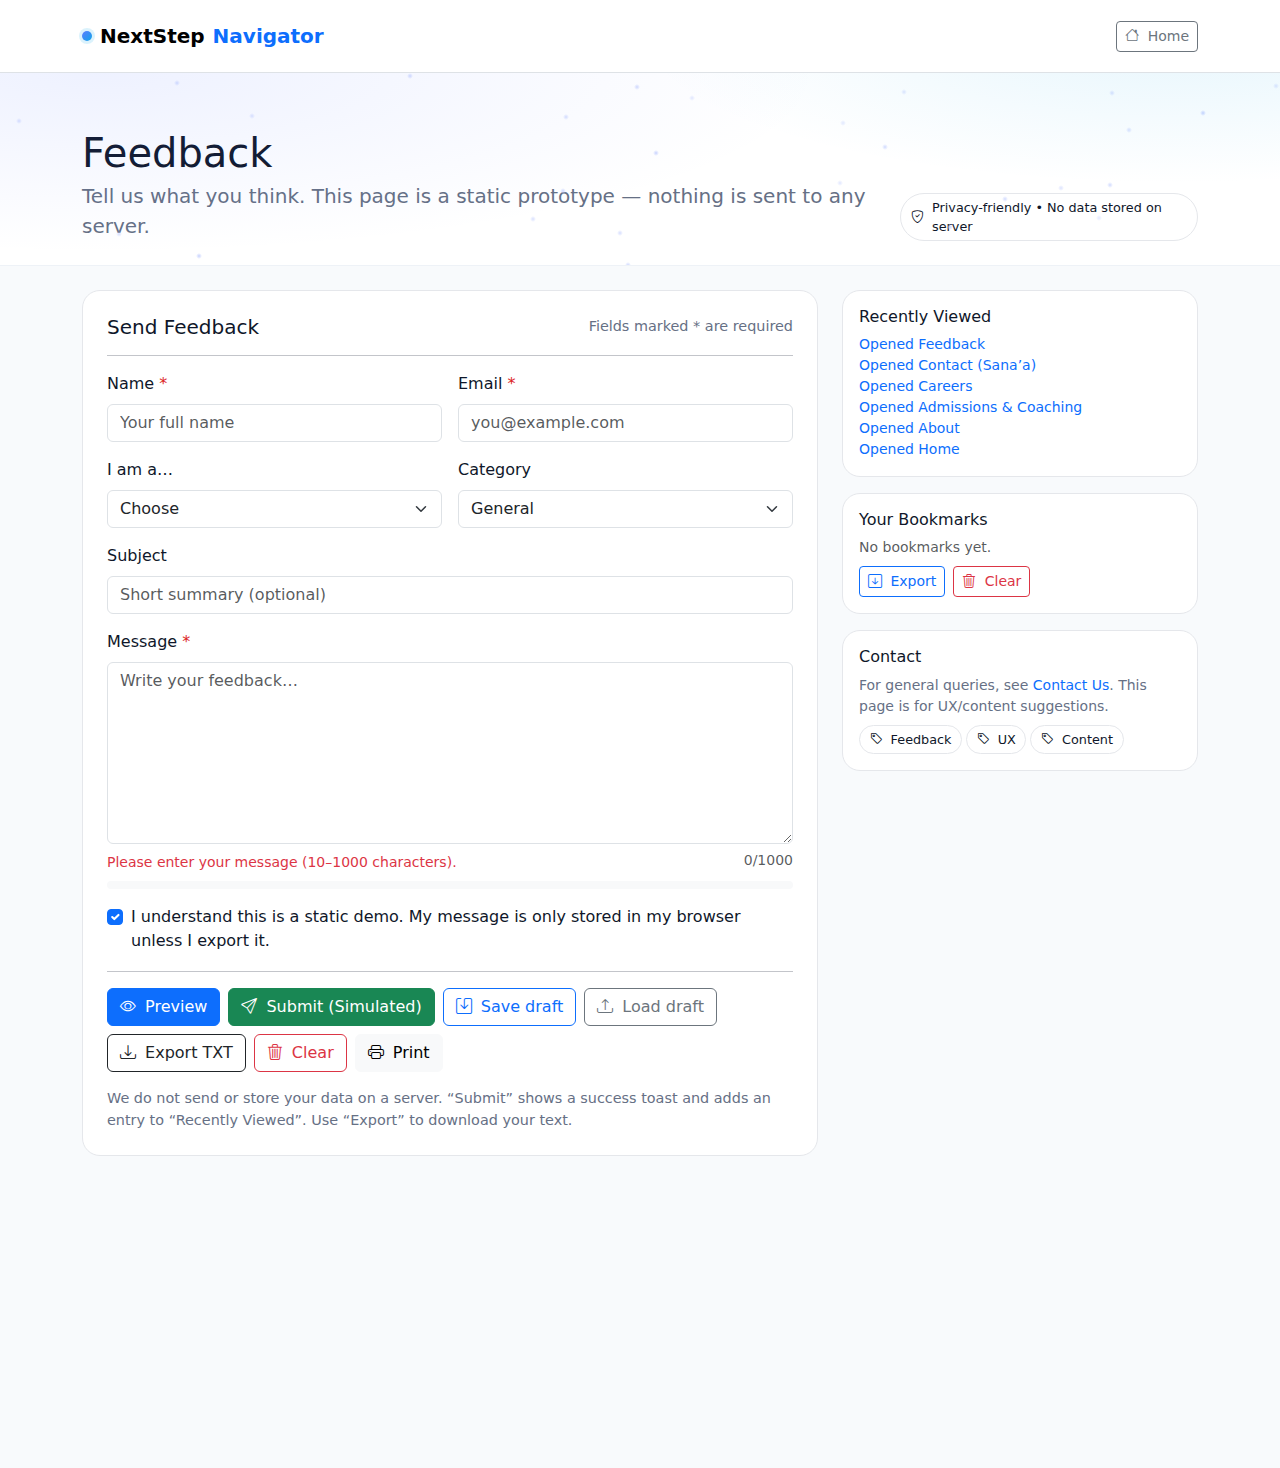
<file: feedback.html>
<!DOCTYPE html>
<html lang="en">
  <head>
    <meta charset="utf-8" />
    <meta name="viewport" content="width=device-width, initial-scale=1" />
    <title>Feedback — NextStep Navigator</title>

    <link
      href="https://cdn.jsdelivr.net/npm/bootstrap@5.3.3/dist/css/bootstrap.min.css"
      rel="stylesheet"
      crossorigin="anonymous"
    />
    <link
      href="https://cdn.jsdelivr.net/npm/bootstrap-icons@1.11.3/font/bootstrap-icons.css"
      rel="stylesheet"
    />
    <link rel="stylesheet" href="css/feedback.css" />
    <style></style>
  </head>
  <body>
    <nav class="navbar navbar-expand-lg border-bottom sticky-top reveal">
      <div class="container py-2">
        <a
          class="navbar-brand fw-bold d-flex align-items-center gap-2"
          href="index.html"
        >
          <span class="brand-dot"></span> NextStep
          <span class="text-primary">Navigator</span>
        </a>
        <div class="ms-auto d-flex align-items-center gap-3">
          <span class="small text-muted" id="helloUser"></span>
          <a class="btn btn-outline-secondary btn-sm ripple" href="index.html"
            ><i class="bi bi-house me-1"></i> Home</a
          >
        </div>
      </div>
    </nav>

    <header class="page-head py-4 reveal">
      <div class="sparkles" aria-hidden="true"></div>
      <div class="container">
        <nav aria-label="breadcrumb">
          <ol class="breadcrumb mb-2">
            <li class="breadcrumb-item"><a href="index.html">Home</a></li>
            <li class="breadcrumb-item active" aria-current="page">Feedback</li>
          </ol>
        </nav>
        <div
          class="d-flex flex-column flex-md-row align-items-md-end align-items-start justify-content-between gap-3"
        >
          <div>
            <h1 class="mb-1">Feedback</h1>
            <p class="lead lead-muted mb-0">
              Tell us what you think. This page is a
              <strong>static prototype</strong> — nothing is sent to any server.
            </p>
          </div>
          <span class="pill"
            ><i class="bi bi-shield-check"></i> Privacy-friendly • No data
            stored on server</span
          >
        </div>
      </div>
    </header>

    <main class="py-4">
      <div class="container">
        <div class="row g-4">
          <section class="col-lg-8">
            <form
              id="feedbackForm"
              class="panel p-3 p-md-4 reveal"
              novalidate
              data-reveal="left"
            >
              <div
                class="d-flex align-items-center justify-content-between mb-2"
              >
                <h5 class="mb-0">Send Feedback</h5>
                <span class="help">Fields marked * are required</span>
              </div>
              <hr />

              <div class="row g-3">
                <div class="col-md-6">
                  <label for="fbName" class="form-label required">Name</label>
                  <input
                    id="fbName"
                    name="name"
                    type="text"
                    class="form-control"
                    placeholder="Your full name"
                    autocomplete="name"
                    required
                    maxlength="80"
                  />
                  <div class="invalid-feedback">Please enter your name.</div>
                </div>

                <div class="col-md-6">
                  <label for="fbEmail" class="form-label required">Email</label>
                  <input
                    id="fbEmail"
                    name="email"
                    type="email"
                    class="form-control"
                    placeholder="you@example.com"
                    autocomplete="email"
                    required
                    maxlength="120"
                  />
                  <div class="invalid-feedback">
                    Please enter a valid email address.
                  </div>
                </div>

                <div class="col-md-6">
                  <label for="fbRole" class="form-label">I am a…</label>
                  <select id="fbRole" name="role" class="form-select">
                    <option value="">Choose</option>
                    <option value="student">Student (Grades 8–12)</option>
                    <option value="graduate">Graduate (UG/PG)</option>
                    <option value="professional">
                      Working Professional / Career Changer
                    </option>
                  </select>
                </div>

                <div class="col-md-6">
                  <label for="fbCategory" class="form-label">Category</label>
                  <select id="fbCategory" name="category" class="form-select">
                    <option value="">General</option>
                    <option>Suggestion</option>
                    <option>Bug / Issue</option>
                    <option>Content Request</option>
                    <option>Design / Accessibility</option>
                  </select>
                </div>

                <div class="col-12">
                  <label for="fbSubject" class="form-label">Subject</label>
                  <input
                    id="fbSubject"
                    name="subject"
                    type="text"
                    class="form-control"
                    placeholder="Short summary (optional)"
                    maxlength="120"
                  />
                </div>

                <div class="col-12">
                  <label for="fbMessage" class="form-label required"
                    >Message</label
                  >
                  <textarea
                    id="fbMessage"
                    name="message"
                    class="form-control"
                    rows="7"
                    placeholder="Write your feedback…"
                    required
                    maxlength="1000"
                  ></textarea>
                  <div
                    class="d-flex align-items-center justify-content-between mt-1"
                  >
                    <div
                      class="invalid-feedback d-block"
                      id="msgError"
                      style="display: none"
                    >
                      Please enter your message (10–1000 characters).
                    </div>
                    <div class="small text-muted">
                      <span id="charCount">0</span>/1000
                    </div>
                  </div>
                  <div class="charbar bg-light mt-2">
                    <div id="charBarFill" style="width: 0%"></div>
                  </div>
                </div>

                <div class="col-12" aria-hidden="true" hidden>
                  <label for="fbCompany" class="form-label">Company</label>
                  <input
                    id="fbCompany"
                    type="text"
                    class="form-control"
                    autocomplete="organization"
                  />
                </div>

                <div class="col-12">
                  <div class="form-check">
                    <input
                      class="form-check-input"
                      type="checkbox"
                      value=""
                      id="fbConsent"
                      checked
                    />
                    <label class="form-check-label" for="fbConsent">
                      I understand this is a static demo. My message is only
                      stored in my browser unless I export it.
                    </label>
                  </div>
                </div>
              </div>

              <hr />

              <div class="d-flex flex-wrap gap-2">
                <button
                  class="btn btn-primary ripple"
                  type="button"
                  id="btnPreview"
                >
                  <i class="bi bi-eye me-1"></i> Preview
                </button>
                <button
                  class="btn btn-success ripple"
                  type="submit"
                  id="btnSubmit"
                >
                  <i class="bi bi-send me-1"></i> Submit (Simulated)
                </button>
                <button
                  class="btn btn-outline-primary ripple"
                  type="button"
                  id="btnSaveDraft"
                >
                  <i class="bi bi-save me-1"></i> Save draft
                </button>
                <button
                  class="btn btn-outline-secondary ripple"
                  type="button"
                  id="btnLoadDraft"
                >
                  <i class="bi bi-upload me-1"></i> Load draft
                </button>
                <button
                  class="btn btn-outline-dark ripple"
                  type="button"
                  id="btnExport"
                >
                  <i class="bi bi-download me-1"></i> Export TXT
                </button>
                <button
                  class="btn btn-outline-danger ripple"
                  type="button"
                  id="btnClear"
                >
                  <i class="bi bi-trash3 me-1"></i> Clear
                </button>
                <button
                  class="btn btn-light ripple"
                  type="button"
                  id="btnPrint"
                >
                  <i class="bi bi-printer me-1"></i> Print
                </button>
              </div>

              <div class="small help mt-3">
                We do not send or store your data on a server. “Submit” shows a
                success toast and adds an entry to “Recently Viewed”. Use
                “Export” to download your text.
              </div>
            </form>

            <div
              class="modal fade"
              id="previewModal"
              tabindex="-1"
              aria-labelledby="previewTitle"
              aria-hidden="true"
            >
              <div class="modal-dialog modal-lg modal-dialog-scrollable">
                <div class="modal-content">
                  <div class="modal-header">
                    <h5 class="modal-title" id="previewTitle">
                      <i class="bi bi-search"></i> Feedback Preview
                    </h5>
                    <button
                      type="button"
                      class="btn-close"
                      data-bs-dismiss="modal"
                      aria-label="Close"
                    ></button>
                  </div>
                  <div class="modal-body">
                    <div class="feature-card p-3">
                      <dl class="row mb-0">
                        <dt class="col-sm-3">Name</dt>
                        <dd class="col-sm-9" id="pvName">—</dd>
                        <dt class="col-sm-3">Email</dt>
                        <dd class="col-sm-9" id="pvEmail">—</dd>
                        <dt class="col-sm-3">Role</dt>
                        <dd class="col-sm-9" id="pvRole">—</dd>
                        <dt class="col-sm-3">Category</dt>
                        <dd class="col-sm-9" id="pvCategory">—</dd>
                        <dt class="col-sm-3">Subject</dt>
                        <dd class="col-sm-9" id="pvSubject">—</dd>
                        <dt class="col-sm-3">Message</dt>
                        <dd class="col-sm-9">
                          <pre
                            class="mb-0"
                            id="pvMessage"
                            style="white-space: pre-wrap"
                          ></pre>
                        </dd>
                      </dl>
                    </div>
                  </div>
                  <div class="modal-footer">
                    <button
                      class="btn btn-primary ripple"
                      data-bs-dismiss="modal"
                    >
                      <i class="bi bi-pen me-1"></i> Edit
                    </button>
                    <button class="btn btn-outline-dark ripple" id="pvExport">
                      <i class="bi bi-download me-1"></i> Export TXT
                    </button>
                  </div>
                </div>
              </div>
            </div>

            <div class="panel p-3 p-md-4 mt-3 reveal">
              <h6 class="mb-2">FAQ</h6>
              <div class="accordion" id="faq">
                <div class="accordion-item">
                  <h2 class="accordion-header" id="q1">
                    <button
                      class="accordion-button collapsed"
                      type="button"
                      data-bs-toggle="collapse"
                      data-bs-target="#a1"
                      aria-expanded="false"
                      aria-controls="a1"
                    >
                      Is my feedback stored?
                    </button>
                  </h2>
                  <div
                    id="a1"
                    class="accordion-collapse collapse"
                    aria-labelledby="q1"
                    data-bs-parent="#faq"
                  >
                    <div class="accordion-body">
                      No. This is a static site. Your input stays in your
                      browser. You can save a draft (localStorage) or export as
                      a .txt file.
                    </div>
                  </div>
                </div>
                <div class="accordion-item">
                  <h2 class="accordion-header" id="q2">
                    <button
                      class="accordion-button collapsed"
                      type="button"
                      data-bs-toggle="collapse"
                      data-bs-target="#a2"
                      aria-expanded="false"
                      aria-controls="a2"
                    >
                      Why does Submit say “Simulated”?
                    </button>
                  </h2>
                  <div
                    id="a2"
                    class="accordion-collapse collapse"
                    aria-labelledby="q2"
                    data-bs-parent="#faq"
                  >
                    <div class="accordion-body">
                      Your SRS requires no server storage. “Submit” validates
                      inputs, shows a success toast, and logs to Recently Viewed
                      — no network calls are made.
                    </div>
                  </div>
                </div>
              </div>
            </div>
          </section>

          <aside class="col-lg-4">
            <div class="panel p-3 reveal" data-reveal="right">
              <h6 class="mb-2">Recently Viewed</h6>
              <ul id="recentList" class="list-unstyled small mb-0">
                <li class="text-muted">Nothing yet.</li>
              </ul>
            </div>

            <div class="panel p-3 mt-3 reveal" data-reveal="right">
              <h6>Your Bookmarks</h6>
              <ul id="bookmarkList" class="list-unstyled small mb-2">
                <li class="text-muted">No bookmarks yet.</li>
              </ul>
              <div class="d-flex gap-2">
                <button
                  class="btn btn-outline-primary btn-sm ripple"
                  id="exportBookmarks"
                >
                  <i class="bi bi-arrow-down-square me-1"></i> Export
                </button>
                <button
                  class="btn btn-outline-danger btn-sm ripple"
                  id="clearBookmarks"
                >
                  <i class="bi bi-trash3 me-1"></i> Clear
                </button>
              </div>
            </div>

            <div class="panel p-3 mt-3 reveal" data-reveal="right">
              <h6 class="mb-2">Contact</h6>
              <p class="small mb-2 muted">
                For general queries, see <a href="contact.html">Contact Us</a>.
                This page is for UX/content suggestions.
              </p>
              <div class="d-flex flex-wrap gap-1">
                <span class="chip"><i class="bi bi-tag"></i> Feedback</span>
                <span class="chip"><i class="bi bi-tag"></i> UX</span>
                <span class="chip"><i class="bi bi-tag"></i> Content</span>
              </div>
            </div>
          </aside>
        </div>
      </div>
    </main>

    <footer class="py-4 border-top bg-white reveal">
      <div
        class="container d-flex flex-column flex-md-row align-items-center justify-content-between gap-2"
      >
        <div class="small text-muted">
          © <span id="year"></span> NextStep Navigator • Feedback
        </div>
        <div class="small">
          <a href="about.html" class="me-3">About</a>
          <a href="contact.html">Contact</a>
        </div>
      </div>
    </footer>

    <div class="toast-container position-fixed bottom-0 end-0 p-3">
      <div
        id="okToast"
        class="toast align-items-center text-bg-success border-0"
        role="status"
        aria-live="polite"
        aria-atomic="true"
      >
        <div class="d-flex">
          <div class="toast-body">
            <i class="bi bi-check2-circle me-2"></i> Feedback submitted
            (simulated). Nothing was sent to a server.
          </div>
          <button
            type="button"
            class="btn-close btn-close-white me-2 m-auto"
            data-bs-dismiss="toast"
            aria-label="Close"
          ></button>
        </div>
      </div>
      <div
        id="draftToast"
        class="toast align-items-center text-bg-primary border-0 mt-2"
        role="status"
        aria-live="polite"
        aria-atomic="true"
      >
        <div class="d-flex">
          <div class="toast-body">
            <i class="bi bi-save me-2"></i> Draft saved locally.
          </div>
          <button
            type="button"
            class="btn-close btn-close-white me-2 m-auto"
            data-bs-dismiss="toast"
            aria-label="Close"
          ></button>
        </div>
      </div>
    </div>

    <script src="js/nsn-shared.js"></script>
    <script src="js/feedback.js"></script>
    <script
      src="https://cdn.jsdelivr.net/npm/bootstrap@5.3.3/dist/js/bootstrap.bundle.min.js"
      crossorigin="anonymous"
    ></script>

    <script></script>
  </body>
</html>
</file>
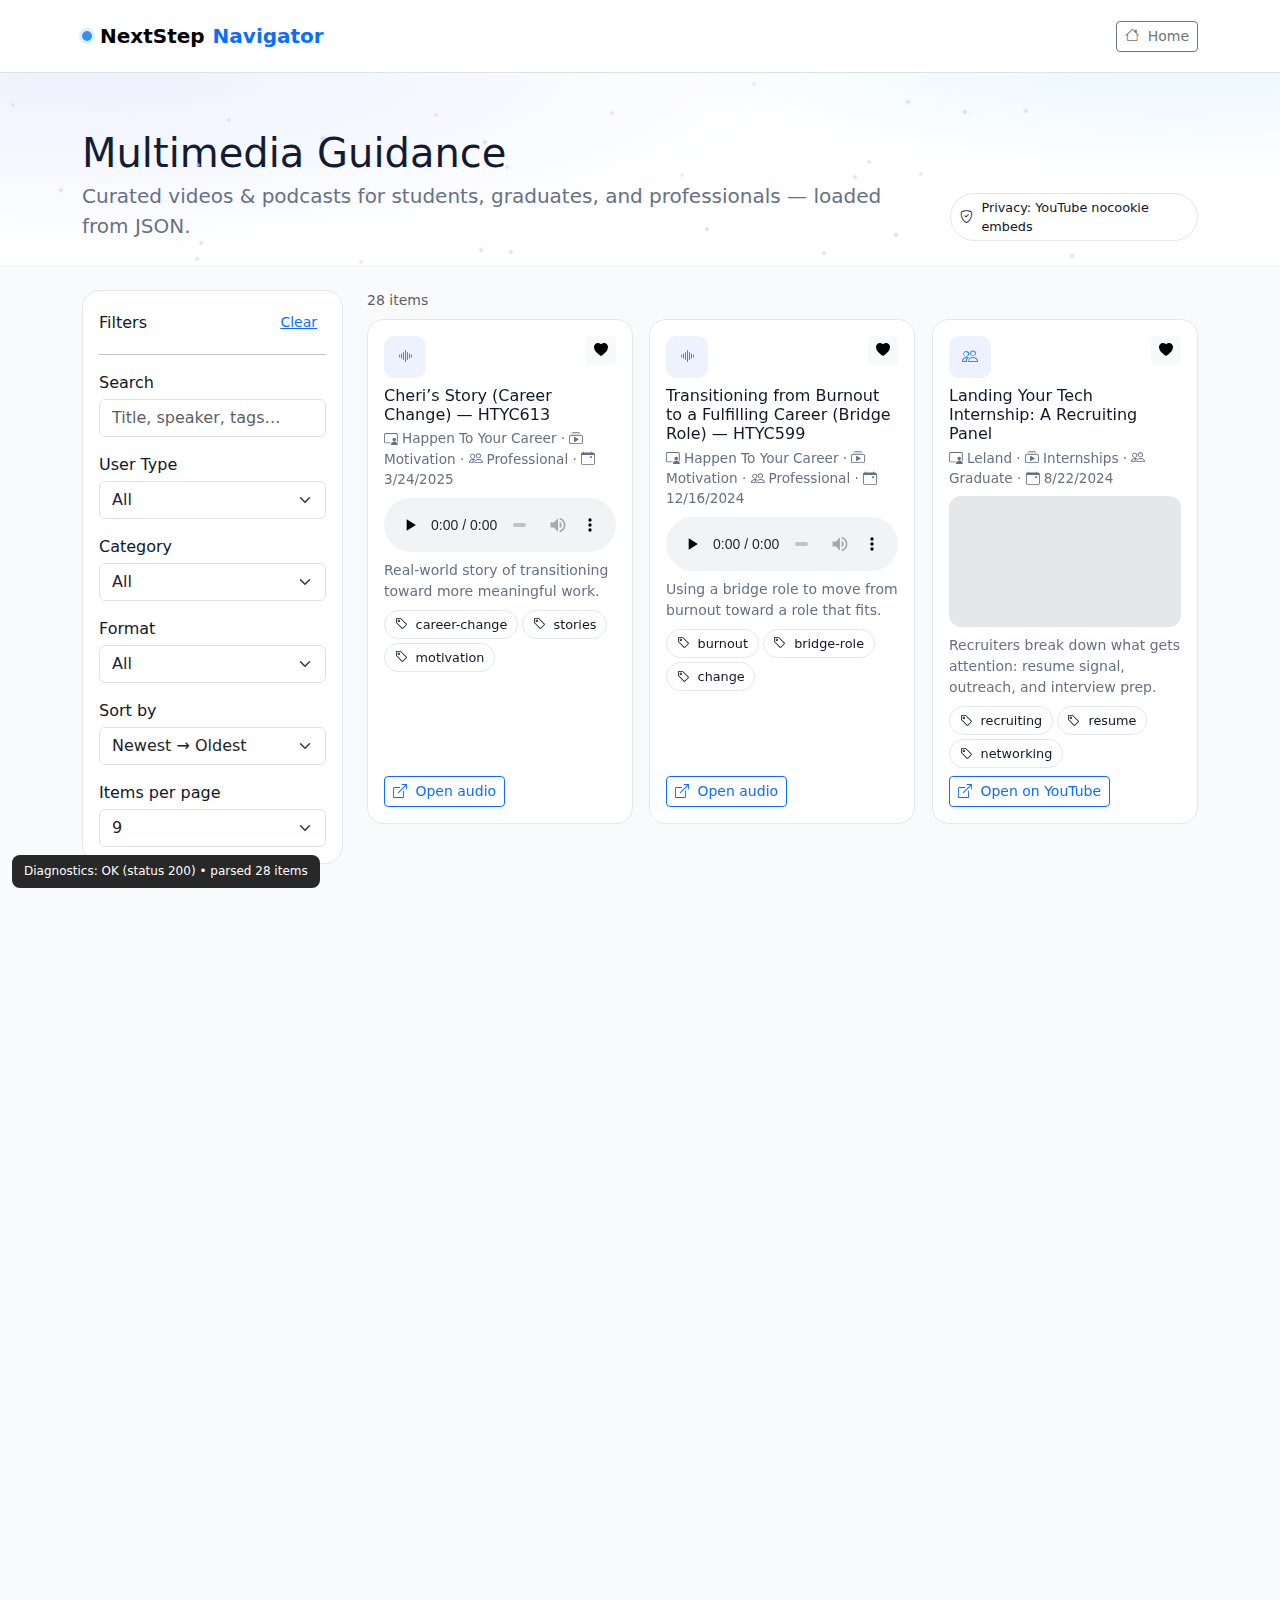
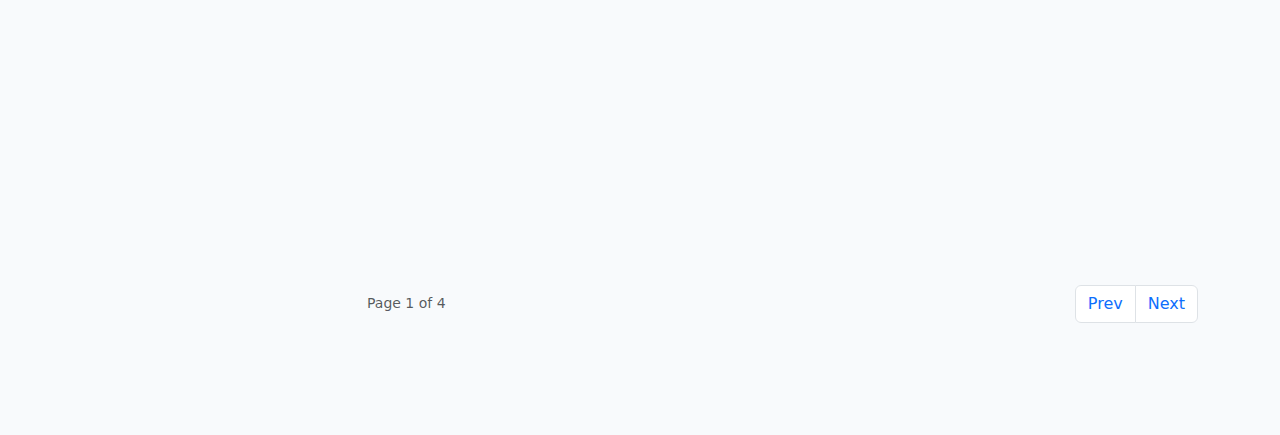
<file: multimedia.html>
<!DOCTYPE html>
<html lang="en">
  <head>
    <meta charset="utf-8" />
    <meta name="viewport" content="width=device-width, initial-scale=1" />
    <title>Multimedia Guidance — NextStep Navigator</title>

    <link
      href="https://cdn.jsdelivr.net/npm/bootstrap@5.3.3/dist/css/bootstrap.min.css"
      rel="stylesheet"
      crossorigin="anonymous"
    />
    <link
      rel="stylesheet"
      href="https://cdn.jsdelivr.net/npm/bootstrap-icons@1.11.3/font/bootstrap-icons.css"
    />

    <link rel="stylesheet" href="css/multimedia.css" />
    <style></style>
  </head>
  <body>
    <nav class="navbar navbar-expand-lg border-bottom sticky-top reveal">
      <div class="container py-2">
        <a
          class="navbar-brand fw-bold d-flex align-items-center gap-2"
          href="index.html"
        >
          <span class="brand-dot"></span> NextStep
          <span class="text-primary">Navigator</span>
        </a>
        <div class="ms-auto d-flex align-items-center gap-3">
          <span class="small text-muted" id="helloUser"></span>
          <a class="btn btn-outline-secondary btn-sm ripple" href="index.html"
            ><i class="bi bi-house me-1"></i> Home</a
          >
        </div>
      </div>
    </nav>

    <header class="page-head py-4 reveal">
      <div class="sparkles" aria-hidden="true"></div>
      <div class="container">
        <nav aria-label="breadcrumb">
          <ol class="breadcrumb mb-2">
            <li class="breadcrumb-item"><a href="index.html">Home</a></li>
            <li class="breadcrumb-item active" aria-current="page">
              Multimedia
            </li>
          </ol>
        </nav>
        <div
          class="d-flex flex-column flex-md-row align-items-md-end align-items-start justify-content-between gap-3"
        >
          <div>
            <h1 class="mb-1">Multimedia Guidance</h1>
            <p class="lead lead-muted mb-0">
              Curated videos & podcasts for students, graduates, and
              professionals — loaded from JSON.
            </p>
          </div>
          <span class="pill"
            ><i class="bi bi-shield-check"></i> Privacy: YouTube nocookie
            embeds</span
          >
        </div>
      </div>
    </header>

    <main class="py-4">
      <div class="container">
        <div class="row g-4">
          <aside class="col-lg-3 reveal" data-reveal="left">
            <div class="panel p-3">
              <div class="d-flex align-items-center justify-content-between">
                <h6 class="mb-0">Filters</h6>
                <button class="btn btn-link btn-sm ripple" id="btnClear">
                  Clear
                </button>
              </div>
              <hr />

              <div class="mb-3">
                <label class="form-label mb-1">Search</label>
                <input
                  type="search"
                  id="search"
                  class="form-control"
                  placeholder="Title, speaker, tags…"
                />
              </div>

              <div class="mb-3">
                <label class="form-label mb-1">User Type</label>
                <select id="userTypeFilter" class="form-select">
                  <option value="">All</option>
                  <option value="student">Student</option>
                  <option value="graduate">Graduate</option>
                  <option value="professional">Professional</option>
                </select>
              </div>

              <div class="mb-3">
                <label class="form-label mb-1">Category</label>
                <select id="categoryFilter" class="form-select">
                  <option value="">All</option>
                  <option value="motivation">Motivation</option>
                  <option value="roles">Job Roles</option>
                  <option value="internships">Internships</option>
                  <option value="skills">Skills</option>
                </select>
              </div>

              <div class="mb-3">
                <label class="form-label mb-1">Format</label>
                <select id="formatFilter" class="form-select">
                  <option value="">All</option>
                  <option value="video">Video</option>
                  <option value="podcast">Podcast</option>
                </select>
              </div>

              <div class="mb-3">
                <label class="form-label mb-1">Sort by</label>
                <select id="sortBy" class="form-select">
                  <option value="newest">Newest → Oldest</option>
                  <option value="oldest">Oldest → Newest</option>
                  <option value="az">Title A → Z</option>
                  <option value="za">Title Z → A</option>
                </select>
              </div>

              <div class="mb-0">
                <label class="form-label mb-1">Items per page</label>
                <select id="perPage" class="form-select">
                  <option>6</option>
                  <option selected>9</option>
                  <option>12</option>
                  <option>15</option>
                </select>
              </div>
            </div>

            <div class="panel p-3 mt-3 reveal">
              <h6>Recently Viewed</h6>
              <ul id="recentList" class="list-unstyled small mb-0">
                <li class="text-muted">Nothing yet.</li>
              </ul>
            </div>

            <div class="panel p-3 mt-3 reveal">
              <h6>Your Bookmarks</h6>
              <ul id="bookmarkList" class="list-unstyled small mb-2">
                <li class="text-muted">No bookmarks yet.</li>
              </ul>
              <div class="d-flex gap-2">
                <button
                  class="btn btn-outline-primary btn-sm ripple"
                  id="exportBookmarks"
                >
                  <i class="bi bi-arrow-down-square me-1"></i> Export
                </button>
                <button
                  class="btn btn-outline-danger btn-sm ripple"
                  id="clearBookmarks"
                >
                  <i class="bi bi-trash3 me-1"></i> Clear
                </button>
              </div>
            </div>
          </aside>

          <section class="col-lg-9">
            <div class="d-flex align-items-center justify-content-between mb-2">
              <div class="small text-muted" id="resultCount">Loading…</div>
              <div class="small text-muted" id="activeProfile"></div>
            </div>

            <div id="skeleton" class="row g-3">
              <div class="col-12 col-md-6"><div class="result-skel"></div></div>
              <div class="col-12 col-md-6"><div class="result-skel"></div></div>
              <div class="col-12 col-md-6"><div class="result-skel"></div></div>
            </div>

            <div id="grid" class="row g-3 hidden"></div>

            <nav
              class="d-flex align-items-center justify-content-between mt-3 reveal"
              aria-label="Pagination"
            >
              <div class="small text-muted" id="pageInfo"></div>
              <ul class="pagination mb-0">
                <li class="page-item">
                  <button class="page-link ripple" id="prevPage">Prev</button>
                </li>
                <li class="page-item">
                  <button class="page-link ripple" id="nextPage">Next</button>
                </li>
              </ul>
            </nav>
          </section>
        </div>
      </div>
    </main>

    <footer class="py-4 border-top bg-white reveal">
      <div
        class="container d-flex flex-column flex-md-row align-items-center justify-content-between gap-2"
      >
        <div class="small text-muted">
          © <span id="year"></span> NextStep Navigator • Multimedia
        </div>
        <div class="small">
          <a href="about.html" class="me-3">About</a
          ><a href="contact.html">Contact</a>
        </div>
      </div>
    </footer>

    <script src="js/nsn-shared.js"></script>
    <script src="js/multimedia.js"></script>
    <script
      src="https://cdn.jsdelivr.net/npm/bootstrap@5.3.3/dist/js/bootstrap.bundle.min.js"
      crossorigin="anonymous"
    ></script>

    <script></script>
  </body>
</html>
</file>
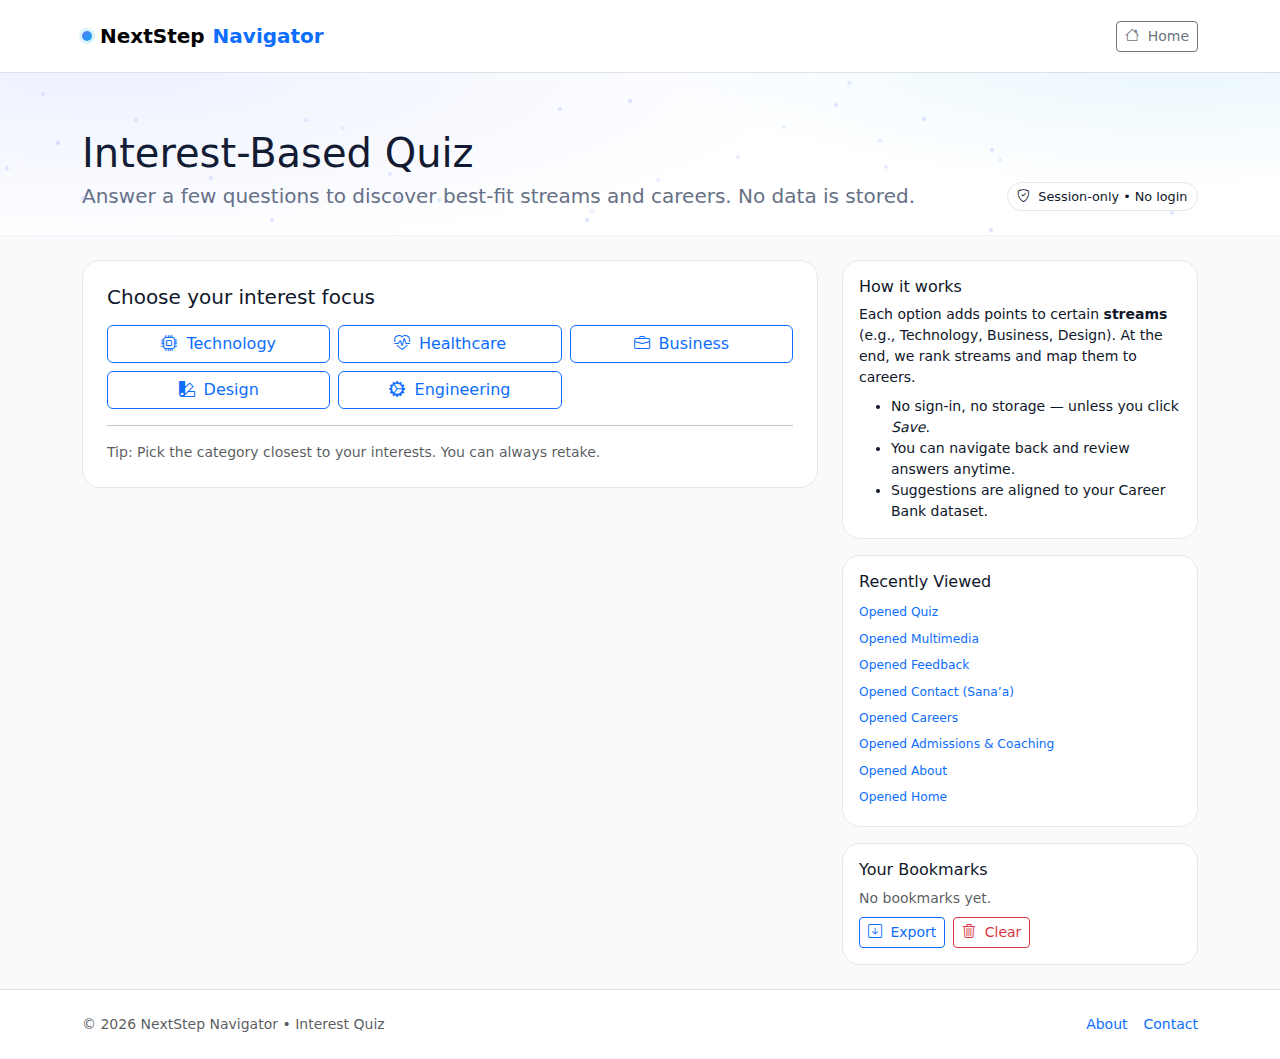
<file: quiz.html>
<!DOCTYPE html>
<html lang="en">
  <head>
    <meta charset="utf-8" />
    <meta name="viewport" content="width=device-width, initial-scale=1" />
    <title>Interest Quiz — NextStep Navigator</title>

    <link
      href="https://cdn.jsdelivr.net/npm/bootstrap@5.3.3/dist/css/bootstrap.min.css"
      rel="stylesheet"
      crossorigin="anonymous"
    />
    <link
      rel="stylesheet"
      href="https://cdn.jsdelivr.net/npm/bootstrap-icons@1.11.3/font/bootstrap-icons.css"
    />
    <link rel="stylesheet" href="css/quiz.css" />
    <style></style>
  </head>
  <body>
    <nav class="navbar navbar-expand-lg border-bottom sticky-top reveal">
      <div class="container py-2">
        <a
          class="navbar-brand fw-bold d-flex align-items-center gap-2"
          href="index.html"
        >
          <span class="brand-dot"></span> NextStep
          <span class="text-primary">Navigator</span>
        </a>
        <div class="ms-auto d-flex align-items-center gap-3">
          <span class="small text-muted" id="helloUser"></span>
          <a class="btn btn-outline-secondary btn-sm ripple" href="index.html"
            ><i class="bi bi-house me-1"></i> Home</a
          >
        </div>
      </div>
    </nav>

    <header class="page-head py-4 reveal">
      <div class="sparkles" aria-hidden="true"></div>
      <div class="container">
        <nav aria-label="breadcrumb">
          <ol class="breadcrumb mb-2">
            <li class="breadcrumb-item"><a href="index.html">Home</a></li>
            <li class="breadcrumb-item active" aria-current="page">
              Interest Quiz
            </li>
          </ol>
        </nav>
        <div
          class="d-flex flex-column flex-md-row align-items-md-end align-items-start justify-content-between gap-3"
        >
          <div>
            <h1 class="mb-1">Interest-Based Quiz</h1>
            <p class="lead lead-muted mb-0">
              Answer a few questions to discover best-fit streams and careers.
              No data is stored.
            </p>
          </div>
          <span class="pill"
            ><i class="bi bi-shield-check"></i> Session-only • No login</span
          >
        </div>
      </div>
    </header>

    <main class="py-4">
      <div class="container">
        <div class="row g-4">
          <section class="col-lg-8">
            <div id="setup" class="panel p-3 p-md-4 reveal">
              <div class="d-flex align-items-center justify-content-between">
                <h5 class="mb-3">Choose your interest focus</h5>
                <div class="small text-muted" id="activeProfile"></div>
              </div>
              <div class="row g-2">
                <div class="col-sm-6 col-md-4">
                  <button
                    class="btn btn-outline-primary w-100 ripple"
                    data-interest="technology"
                  >
                    <i class="bi bi-cpu me-1"></i> Technology
                  </button>
                </div>
                <div class="col-sm-6 col-md-4">
                  <button
                    class="btn btn-outline-primary w-100 ripple"
                    data-interest="healthcare"
                  >
                    <i class="bi bi-heart-pulse me-1"></i> Healthcare
                  </button>
                </div>
                <div class="col-sm-6 col-md-4">
                  <button
                    class="btn btn-outline-primary w-100 ripple"
                    data-interest="business"
                  >
                    <i class="bi bi-briefcase me-1"></i> Business
                  </button>
                </div>
                <div class="col-sm-6 col-md-4">
                  <button
                    class="btn btn-outline-primary w-100 ripple"
                    data-interest="design"
                  >
                    <i class="bi bi-palette2 me-1"></i> Design
                  </button>
                </div>
                <div class="col-sm-6 col-md-4">
                  <button
                    class="btn btn-outline-primary w-100 ripple"
                    data-interest="engineering"
                  >
                    <i class="bi bi-gear-wide-connected me-1"></i> Engineering
                  </button>
                </div>
              </div>
              <hr />
              <div class="small text-muted">
                Tip: Pick the category closest to your interests. You can always
                retake.
              </div>
            </div>

            <div
              id="quizPanel"
              class="panel p-3 p-md-4 hidden"
              aria-live="polite"
            >
              <div class="d-flex align-items-center justify-content-between">
                <div class="small text-muted">
                  <span id="profileMini"></span>
                </div>
                <div class="small text-muted">
                  Q <span id="qIndex">1</span>/<span id="qTotal">12</span>
                </div>
              </div>
              <div
                class="progress my-3"
                role="progressbar"
                aria-label="Progress"
                id="progressWrap"
              >
                <div
                  class="progress-bar bg-primary"
                  id="progressBar"
                  style="width: 0%"
                ></div>
              </div>

              <h5 id="qText" class="mb-3">Question text…</h5>
              <div id="choices" class="d-grid gap-2"></div>

              <div
                class="d-flex align-items-center justify-content-between mt-3"
              >
                <button
                  class="btn btn-outline-secondary ripple"
                  id="btnPrev"
                  disabled
                >
                  <i class="bi bi-arrow-left"></i> Previous
                </button>
                <div class="d-flex gap-2">
                  <button
                    class="btn btn-outline-primary ripple"
                    id="btnReview"
                    disabled
                  >
                    <i class="bi bi-list-check me-1"></i> Review
                  </button>
                  <button class="btn btn-primary ripple" id="btnNext">
                    Next <i class="bi bi-arrow-right"></i>
                  </button>
                </div>
              </div>

              <div id="reviewBlock" class="mt-3 hidden">
                <hr />
                <h6 class="mb-2">Your answers</h6>
                <ol id="reviewList" class="small mb-0"></ol>
              </div>
            </div>

            <div id="results" class="panel p-3 p-md-4 hidden">
              <div class="d-flex align-items-center justify-content-between">
                <h4 class="mb-0">Your Recommendations</h4>
                <span class="pill"
                  ><i class="bi bi-stars"></i> Personalized</span
                >
              </div>
              <p class="muted mt-2 mb-3">
                Based on your responses, these streams and careers fit you best.
              </p>

              <h6 class="mt-2">Top Streams</h6>
              <div id="streamBadges" class="d-flex flex-wrap gap-2 mb-3"></div>

              <h6>Suggested Careers</h6>
              <div id="careerGrid" class="row g-3"></div>

              <hr />
              <div class="d-flex flex-wrap gap-2">
                <button class="btn btn-primary ripple" id="btnSave">
                  <i class="bi bi-bookmark-heart me-1"></i> Save Results
                </button>
                <button class="btn btn-outline-primary ripple" id="btnExport">
                  <i class="bi bi-arrow-down-square me-1"></i> Export
                </button>
                <button class="btn btn-outline-secondary ripple" id="btnRetake">
                  <i class="bi bi-arrow-counterclockwise me-1"></i> Retake
                </button>
                <a class="btn btn-outline-dark ripple" href="careers.html"
                  ><i class="bi bi-briefcase me-1"></i> Open Career Bank</a
                >
              </div>
            </div>
          </section>

          <aside class="col-lg-4">
            <div class="panel p-3 reveal" data-reveal="right">
              <h6 class="mb-2">How it works</h6>
              <p class="small mb-2">
                Each option adds points to certain
                <strong>streams</strong> (e.g., Technology, Business, Design).
                At the end, we rank streams and map them to careers.
              </p>
              <ul class="small mb-0">
                <li>
                  No sign-in, no storage — unless you click <em>Save</em>.
                </li>
                <li>You can navigate back and review answers anytime.</li>
                <li>Suggestions are aligned to your Career Bank dataset.</li>
              </ul>
            </div>

            <div class="panel p-3 mt-3 reveal" data-reveal="right">
              <h6>Recently Viewed</h6>
              <ul id="recentList" class="list-unstyled small mb-0">
                <li class="text-muted">Nothing yet.</li>
              </ul>
            </div>

            <div class="panel p-3 mt-3 reveal" data-reveal="right">
              <h6>Your Bookmarks</h6>
              <ul id="bookmarkList" class="list-unstyled small mb-2">
                <li class="text-muted">No bookmarks yet.</li>
              </ul>
              <div class="d-flex gap-2">
                <button
                  class="btn btn-outline-primary btn-sm ripple"
                  id="exportBookmarks"
                >
                  <i class="bi bi-arrow-down-square me-1"></i> Export
                </button>
                <button
                  class="btn btn-outline-danger btn-sm ripple"
                  id="clearBookmarks"
                >
                  <i class="bi bi-trash3 me-1"></i> Clear
                </button>
              </div>
            </div>
          </aside>
        </div>
      </div>
    </main>

    <footer class="py-4 border-top bg-white reveal">
      <div
        class="container d-flex flex-column flex-md-row align-items-center justify-content-between gap-2"
      >
        <div class="small text-muted">
          © <span id="year"></span> NextStep Navigator • Interest Quiz
        </div>
        <div class="small">
          <a href="about.html" class="me-3">About</a
          ><a href="contact.html">Contact</a>
        </div>
      </div>
    </footer>

    <script
      src="https://cdn.jsdelivr.net/npm/bootstrap@5.3.3/dist/js/bootstrap.bundle.min.js"
      crossorigin="anonymous"
    ></script>
    <script src="js/nsn-shared.js"></script>
    <script src="js/quiz.js"></script>

    <script></script>
  </body>
</html>
</file>
<file: css/index.css>
:root {
  --brand: #5b7cff;
  --brand-2: #0ea5e9;
  --ink: #101828;
  --muted: #667085;
  --surface: #f8fafc;
  --card: #ffffff;
  --ring: #d0d5dd;
}

html,
body {
  background: var(--surface);
  color: var(--ink);
}

a {
  text-decoration: none;
}

/* Navbar */
.navbar {
  backdrop-filter: saturate(180%) blur(6px);
}

.brand-badge {
  display: inline-flex;
  align-items: center;
  gap: 0.5rem;
  font-weight: 700;
  letter-spacing: 0.3px;
}

.brand-dot {
  width: 10px;
  height: 10px;
  border-radius: 50%;
  background: linear-gradient(135deg, var(--brand), var(--brand-2));
  box-shadow: 0 0 0 3px rgba(14, 165, 233, 0.15);
  animation: pulseDot 2.4s ease-in-out infinite;
}

@keyframes pulseDot {
  0%,
  100% {
    box-shadow: 0 0 0 3px rgba(14, 165, 233, 0.15);
    transform: scale(1);
  }

  50% {
    box-shadow: 0 0 0 6px rgba(14, 165, 233, 0.25);
    transform: scale(1.08);
  }
}

.nav-link.active {
  position: relative;
}

.nav-link.active::after {
  content: "";
  position: absolute;
  left: 0.5rem;
  right: 0.5rem;
  bottom: 0.3rem;
  height: 2px;
  background: linear-gradient(90deg, var(--brand), var(--brand-2));
  border-radius: 2px;
  animation: activeUnderline 2.8s ease-in-out infinite;
}

@keyframes activeUnderline {
  0%,
  100% {
    opacity: 0.35;
    transform: scaleX(0.85);
  }

  50% {
    opacity: 1;
    transform: scaleX(1);
  }
}

/* Hero */
.hero {
  position: relative;
  padding: 6rem 0 4rem;
  overflow: hidden;
  background: radial-gradient(
      1200px 600px at 20% -10%,
      rgba(91, 124, 255, 0.15),
      transparent 60%
    ),
    radial-gradient(
      1200px 600px at 120% 10%,
      rgba(14, 165, 233, 0.15),
      transparent 60%
    );
  isolation: isolate;
}

/* animated blobs */
.hero::before,
.hero::after {
  content: "";
  position: absolute;
  inset: auto auto -120px -120px;
  width: 360px;
  height: 360px;
  border-radius: 50%;
  background: radial-gradient(
    circle at 30% 30%,
    rgba(91, 124, 255, 0.22),
    transparent 60%
  );
  filter: blur(20px);
  z-index: -1;
  animation: blobA 18s ease-in-out infinite;
}

.hero::after {
  left: auto;
  right: -120px;
  bottom: -140px;
  width: 420px;
  height: 420px;
  background: radial-gradient(
    circle at 70% 70%,
    rgba(14, 165, 233, 0.22),
    transparent 60%
  );
  animation: blobB 22s ease-in-out infinite;
}

@keyframes blobA {
  0% {
    transform: translate(0, 0) scale(1);
  }

  50% {
    transform: translate(40px, -20px) scale(1.12);
  }

  100% {
    transform: translate(0, 0) scale(1);
  }
}

@keyframes blobB {
  0% {
    transform: translate(0, 0) scale(1);
  }

  50% {
    transform: translate(-30px, 25px) scale(1.08);
  }

  100% {
    transform: translate(0, 0) scale(1);
  }
}

.hero h1 {
  font-weight: 800;
  line-height: 1.1;
  background: linear-gradient(90deg, var(--brand) 0%, var(--brand-2) 100%);
  -webkit-background-clip: text;
  background-clip: text;
  color: transparent;
  animation: glow 3.5s ease-in-out infinite;
  position: relative;
}

/* sheen sweep */
.hero h1::after {
  content: "";
  position: absolute;
  inset: 0;
  background: linear-gradient(
    120deg,
    transparent 0%,
    rgba(255, 255, 255, 0.5) 15%,
    transparent 30%
  );
  transform: translateX(-120%);
  mix-blend-mode: overlay;
  pointer-events: none;
  animation: sheen 5.5s ease-in-out infinite 1.2s;
}

@keyframes sheen {
  0% {
    transform: translateX(-120%);
  }

  40% {
    transform: translateX(120%);
  }

  100% {
    transform: translateX(120%);
  }
}

@keyframes glow {
  0%,
  100% {
    text-shadow: 0 0 0 rgba(91, 124, 255, 0);
  }

  50% {
    text-shadow: 0 8px 32px rgba(91, 124, 255, 0.25);
  }
}

.hero .sub {
  color: var(--muted);
}

/* Cards */
.feature-card {
  border: 1px solid var(--ring);
  background: var(--card);
  border-radius: 18px;
  transition: transform 0.28s ease, box-shadow 0.28s ease,
    border-color 0.28s ease;
  height: 100%;
  will-change: transform;
}

.feature-card:hover {
  transform: translateY(-4px);
  box-shadow: 0 12px 28px rgba(16, 24, 40, 0.08);
  border-color: rgba(91, 124, 255, 0.5);
}

/* quick-link tilt */
.quick-link {
  transition: transform 0.12s ease, box-shadow 0.2s ease;
}

.quick-link:active {
  transform: scale(0.98) translateY(1px);
  box-shadow: 0 6px 16px rgba(16, 24, 40, 0.06) inset;
}

.pill {
  display: inline-flex;
  align-items: center;
  gap: 0.5rem;
  border: 1px solid var(--ring);
  border-radius: 999px;
  padding: 0.35rem 0.75rem;
  color: #0f172a;
  background: #fff;
  box-shadow: 0 1px 0 rgba(16, 24, 40, 0.04);
}

.muted {
  color: var(--muted);
}

.section-title {
  font-weight: 800;
  letter-spacing: 0.2px;
}

/* Breadcrumb strip (if used elsewhere) */
.crumbs {
  background: #fff;
  border-top: 1px solid #eef2f7;
  border-bottom: 1px solid #eef2f7;
}

/* Footer */
footer {
  border-top: 1px solid #e2e8f0;
  background: #fff;
}

/* Helpers */
.pointer {
  cursor: pointer;
}

.list-mini li + li {
  border-top: 1px dashed #e5e7eb;
}

.list-mini li {
  padding: 0.5rem 0;
}

/* -------- Scroll reveal system -------- */
.reveal {
  opacity: 0;
  transform: translateY(18px);
  transition: opacity 0.6s ease, transform 0.6s ease;
}

.reveal.in {
  opacity: 1;
  transform: translateY(0);
}

.reveal[data-reveal="left"] {
  transform: translateX(-18px);
}

.reveal[data-reveal="right"] {
  transform: translateX(18px);
}

.reveal.in[data-reveal="left"],
.reveal.in[data-reveal="right"] {
  transform: translateX(0);
}

/* Button ripple */
.ripple {
  position: relative;
  overflow: hidden;
}

.ripple::after {
  content: "";
  position: absolute;
  border-radius: 50%;
  pointer-events: none;
  width: 10px;
  height: 10px;
  background: radial-gradient(
    circle,
    rgba(14, 165, 233, 0.35) 0%,
    rgba(14, 165, 233, 0) 70%
  );
  transform: translate(-50%, -50%) scale(0);
  opacity: 0.9;
  animation: none;
}

.ripple--animating::after {
  animation: rip 600ms ease-out forwards;
}

@keyframes rip {
  to {
    transform: translate(var(--rx), var(--ry)) scale(20);
    opacity: 0;
  }
}
</file>
<file: css/about.css>
/* =========================
   About — NextStep Navigator
   Full CSS (updated to match Admissions header style)
   ========================= */

:root {
  --brand: #5b7cff;
  --brand2: #0ea5e9;
  --ink: #0f172a;
  --muted: #667085;
  --ring: #e5e7eb;
  --card: #fff;
  --surface: #f8fafc;

  --e1: cubic-bezier(0.22, 1, 0.36, 1);
  --e2: cubic-bezier(0.16, 0.84, 0.44, 1);
  --shadow-1: 0 12px 26px rgba(16, 24, 40, 0.07);
}

@media (prefers-reduced-motion: reduce) {
  * {
    animation-duration: 0.001ms !important;
    animation-iteration-count: 1 !important;
    transition-duration: 0.001ms !important;
    scroll-behavior: auto !important;
  }
}

html,
body {
  background: var(--surface);
  color: var(--ink);
}

html {
  scroll-behavior: smooth;
}

a {
  text-decoration: none;
}

/* =========================
   Navbar (sticky shadow + brand dot)
   ========================= */
.navbar {
  background: #fff;
  transition: box-shadow 0.25s var(--e1);
}

.navbar.is-stuck {
  box-shadow: 0 10px 30px rgba(16, 24, 40, 0.08);
}

.brand-dot {
  width: 10px;
  height: 10px;
  border-radius: 50%;
  background: linear-gradient(135deg, var(--brand), var(--brand2));
  box-shadow: 0 0 0 3px rgba(14, 165, 233, 0.15);
  animation: pulseDot 2.4s ease-in-out infinite;
}

@keyframes pulseDot {
  0%,
  100% {
    transform: scale(1);
    box-shadow: 0 0 0 3px rgba(14, 165, 233, 0.15);
  }
  50% {
    transform: scale(1.08);
    box-shadow: 0 0 0 6px rgba(14, 165, 233, 0.25);
  }
}

/* =========================
   Page header (radial glow + sparkles)
   ========================= */
.page-head {
  position: relative;
  background: #fff;
  border-bottom: 1px solid #eef2f7;
  overflow: hidden;
}

.page-head::after {
  content: "";
  position: absolute;
  inset: -40% -20% auto -20%;
  height: 200%;
  background:
    radial-gradient(1200px 300px at 20% 20%, rgba(91, 124, 255, 0.1), transparent 60%),
    radial-gradient(900px 250px at 80% 10%, rgba(14, 165, 233, 0.1), transparent 60%);
  animation: sweep 0.9s var(--e2);
}

@keyframes sweep {
  from {
    opacity: 0;
    transform: translateY(18px);
  }
  to {
    opacity: 1;
    transform: none;
  }
}

/* Sparkles layer */
.sparkles {
  position: absolute;
  inset: 0;
  pointer-events: none;
  overflow: hidden;
}
.sparkles i {
  position: absolute;
  width: 6px;
  height: 6px;
  border-radius: 50%;
  background: radial-gradient(circle, #c7d2fe 0, rgba(199, 210, 254, 0) 70%);
  filter: blur(0.2px);
  opacity: 0.8;
  animation: floaty 8s linear infinite;
}

@keyframes floaty {
  0% {
    transform: translateY(10px);
  }
  50% {
    transform: translateY(-10px);
  }
  100% {
    transform: translateY(10px);
  }
}

/* =========================
   Breadcrumb stagger entrance
   ========================= */
.breadcrumb li {
  opacity: 0;
  transform: translateY(6px);
  animation: crumbIn 0.45s ease forwards;
}
.breadcrumb li:nth-child(1) { animation-delay: 0.05s; }
.breadcrumb li:nth-child(2) { animation-delay: 0.12s; }
.breadcrumb li:nth-child(3) { animation-delay: 0.19s; }

@keyframes crumbIn {
  to {
    opacity: 1;
    transform: none;
  }
}

/* =========================
   Panels, feature cards, chips
   ========================= */
.panel {
  background: #fff;
  border: 1px solid var(--ring);
  border-radius: 18px;
  transition: box-shadow 0.25s var(--e1);
}
.panel:hover {
  box-shadow: var(--shadow-1);
}

.feature-card {
  border: 1px solid var(--ring);
  background: var(--card);
  border-radius: 16px;
  transition: transform 0.25s var(--e2), box-shadow 0.25s var(--e2), border-color 0.25s var(--e2);
}
.feature-card:hover {
  transform: translateY(-2px);
  box-shadow: var(--shadow-1);
  border-color: rgba(91, 124, 255, 0.4);
}

.chip,
.pill {
  display: inline-flex;
  gap: 0.5rem;
  align-items: center;
  border: 1px solid var(--ring);
  border-radius: 999px;
  padding: 0.25rem 0.6rem;
  background: #fff;
  font-size: 0.8rem;
}

.icon-pill {
  width: 44px;
  height: 44px;
  border-radius: 12px;
  display: inline-flex;
  align-items: center;
  justify-content: center;
  background: #eef2ff;
  color: #3b82f6;
}

.avatar {
  width: 72px;
  height: 72px;
  border-radius: 50%;
  object-fit: cover;
  background: #e5e7eb;
  transition: transform 0.25s var(--e2), box-shadow 0.25s var(--e2);
}
.feature-card:hover .avatar {
  transform: translateY(-2px);
  box-shadow: 0 10px 24px rgba(16, 24, 40, 0.12);
}

/* =========================
   Text utilities
   ========================= */
.lead-muted { color: var(--muted); }
.muted { color: var(--muted); }
.kbd {
  font-family: ui-monospace, SFMono-Regular, Menlo, Monaco, Consolas,
    "Liberation Mono", "Courier New", monospace;
}
.list-tight li { margin: 0.25rem 0; }
.badge-soft {
  background: #eef2ff;
  color: #3b82f6;
  border: 1px solid #e5e7eb;
}

/* =========================
   Scroll reveal utility (matches Admissions)
   ========================= */
.reveal {
  opacity: 0;
  transform: translateY(14px);
  transition: opacity 0.6s var(--e1), transform 0.6s var(--e1);
}
.reveal.in {
  opacity: 1;
  transform: none;
}
.reveal[data-reveal="left"] { transform: translateX(-24px); }
.reveal[data-reveal="right"] { transform: translateX(24px); }

/* Optional pop-in for card groups */
.pop-in {
  animation: popIn 0.32s ease both;
}
@keyframes popIn {
  from { opacity: 0; transform: translateY(10px) scale(0.98); }
  to   { opacity: 1; transform: none; }
}

/* =========================
   Button ripple (shared look)
   ========================= */
.ripple {
  position: relative;
  overflow: hidden;
}
.ripple::after {
  content: "";
  position: absolute;
  border-radius: 50%;
  width: 12px;
  height: 12px;
  pointer-events: none;
  background: radial-gradient(circle, rgba(14, 165, 233, 0.35) 0%, rgba(14, 165, 233, 0) 70%);
  transform: translate(-50%, -50%) scale(0);
  opacity: 0.9;
}
.ripple--animating::after {
  animation: rip 600ms ease-out forwards;
}
@keyframes rip {
  to {
    transform: translate(var(--rx), var(--ry)) scale(20);
    opacity: 0;
  }
}
</file>
<file: css/admissions.css>
:root {
  --brand: #5b7cff;
  --brand2: #0ea5e9;
  --ink: #0f172a;
  --muted: #667085;
  --ring: #e5e7eb;
  --card: #fff;
  --surface: #f8fafc;
  --e1: cubic-bezier(0.22, 1, 0.36, 1);
  --e2: cubic-bezier(0.16, 0.84, 0.44, 1);
  --shadow-1: 0 12px 26px rgba(16, 24, 40, 0.07);
}
@media (prefers-reduced-motion: reduce) {
  * {
    animation-duration: 0.001ms !important;
    animation-iteration-count: 1 !important;
    transition-duration: 0.001ms !important;
    scroll-behavior: auto !important;
  }
}

html,
body {
  background: var(--surface);
  color: var(--ink);
}
html {
  scroll-behavior: smooth;
}
a {
  text-decoration: none;
}

.navbar {
  background: #fff;
  transition: box-shadow 0.25s var(--e1);
}
.navbar.is-stuck {
  box-shadow: 0 10px 30px rgba(16, 24, 40, 0.08);
}

.brand-dot {
  width: 10px;
  height: 10px;
  border-radius: 50%;
  background: linear-gradient(135deg, var(--brand), var(--brand2));
  box-shadow: 0 0 0 3px rgba(14, 165, 233, 0.15);
}
.page-head {
  position: relative;
  background: #fff;
  border-bottom: 1px solid #eef2f7;
  overflow: hidden;
}
.page-head::after {
  content: "";
  position: absolute;
  inset: -40% -20% auto -20%;
  height: 200%;
  background: radial-gradient(
      1200px 300px at 20% 20%,
      rgba(91, 124, 255, 0.1),
      transparent 60%
    ),
    radial-gradient(
      900px 250px at 80% 10%,
      rgba(14, 165, 233, 0.1),
      transparent 60%
    );
  animation: sweep 1s var(--e2);
}
@keyframes sweep {
  from {
    opacity: 0;
    transform: translateY(20px);
  }
  to {
    opacity: 1;
    transform: translateY(0);
  }
}

.lead-muted {
  color: var(--muted);
}
.muted {
  color: var(--muted);
}
.panel {
  background: #fff;
  border: 1px solid var(--ring);
  border-radius: 18px;
}

.feature-card {
  border: 1px solid var(--ring);
  background: var(--card);
  border-radius: 16px;
  transition: transform 0.3s var(--e2), box-shadow 0.3s var(--e2),
    border-color 0.3s var(--e2);
}
.feature-card:hover {
  transform: translateY(-2px);
  box-shadow: var(--shadow-1);
  border-color: rgba(91, 124, 255, 0.4);
}

.chip {
  display: inline-flex;
  gap: 0.4rem;
  align-items: center;
  border: 1px solid var(--ring);
  border-radius: 999px;
  padding: 0.25rem 0.6rem;
  background: #fff;
  font-size: 0.8rem;
  transition: transform 0.25s var(--e2);
}
.chip:hover {
  transform: translateY(-1px);
}

.icon-pill {
  width: 40px;
  height: 40px;
  border-radius: 10px;
  display: inline-flex;
  align-items: center;
  justify-content: center;
  background: #eef2ff;
  color: #3b82f6;
}

.bookmark-active {
  color: #e11d48 !important;
}
/* heart burst */
.heart-burst {
  position: relative;
}
.heart-burst::after {
  content: "";
  position: absolute;
  inset: 0;
  margin: auto;
  width: 10px;
  height: 10px;
  border-radius: 50%;
  background: radial-gradient(
    circle,
    rgba(225, 29, 72, 0.3) 0,
    rgba(225, 29, 72, 0) 70%
  );
  transform: scale(0);
  opacity: 0;
  pointer-events: none;
}
.heart-burst.burst::after {
  animation: burst 0.6s var(--e1);
}
@keyframes burst {
  0% {
    transform: scale(0.2);
    opacity: 0.8;
  }
  70% {
    transform: scale(4);
    opacity: 0.25;
  }
  100% {
    transform: scale(5.2);
    opacity: 0;
  }
}

.result-skel {
  height: 200px;
  border: 1px dashed #e5e7eb;
  border-radius: 16px;
  animation: pulse 1.2s ease-in-out infinite;
  background: linear-gradient(90deg, #fff 25%, #f4f6f8 37%, #fff 63%);
  background-size: 200% 100%;
}
@keyframes pulse {
  0% {
    background-position: 0 0;
  }
  100% {
    background-position: -200% 0;
  }
}

.step {
  display: flex;
  align-items: flex-start;
  gap: 0.75rem;
}
.step .count {
  flex: 0 0 32px;
  height: 32px;
  border-radius: 10px;
  background: #eef2ff;
  color: #3b82f6;
  display: flex;
  align-items: center;
  justify-content: center;
  font-weight: 600;
}

.pill {
  display: inline-flex;
  gap: 0.5rem;
  align-items: center;
  border: 1px solid var(--ring);
  border-radius: 999px;
  padding: 0.25rem 0.6rem;
  background: #fff;
  font-size: 0.8rem;
}
.list-mini li + li {
  border-top: 1px dashed #e5e7eb;
}
.list-mini li {
  padding: 0.4rem 0;
}
.anchor-offset {
  scroll-margin-top: 84px;
}

/* scroll reveal utility */
.reveal {
  opacity: 0;
  transform: translateY(14px);
  transition: opacity 0.6s var(--e1), transform 0.6s var(--e1);
}
.reveal.revealed {
  opacity: 1;
  transform: none;
}
[data-reveal="left"] {
  transform: translateX(-24px);
}
[data-reveal="right"] {
  transform: translateX(24px);
}

/* button ripple */
.btn {
  position: relative;
  overflow: hidden;
}
.btn::after {
  content: "";
  position: absolute;
  width: 10px;
  height: 10px;
  background: currentColor;
  border-radius: 50%;
  left: var(--r-x, 50%);
  top: var(--r-y, 50%);
  transform: translate(-50%, -50%) scale(0);
  opacity: 0.25;
  transition: transform 0.6s var(--e2), opacity 0.8s var(--e2);
  pointer-events: none;
}
.btn.rippling::after {
  transform: translate(-50%, -50%) scale(18);
  opacity: 0;
}

/* sparkles */
.sparkles {
  position: absolute;
  inset: 0;
  pointer-events: none;
  overflow: hidden;
}
.sparkles i {
  position: absolute;
  width: 6px;
  height: 6px;
  border-radius: 50%;
  background: radial-gradient(circle, #c7d2fe 0, rgba(199, 210, 254, 0) 70%);
  filter: blur(0.2px);
  opacity: 0.8;
  animation: floaty 8s linear infinite;
}
@keyframes floaty {
  0% {
    transform: translateY(10px);
  }
  50% {
    transform: translateY(-10px);
  }
  100% {
    transform: translateY(10px);
  }
}

/* in-page link underline */
.list-mini a {
  position: relative;
}
.list-mini a.active::after {
  content: "";
  position: absolute;
  left: 0;
  right: 0;
  bottom: -6px;
  height: 2px;
  background: linear-gradient(90deg, var(--brand), var(--brand2));
  animation: grow 0.5s var(--e1);
}
@keyframes grow {
  from {
    transform: scaleX(0);
  }
  to {
    transform: scaleX(1);
  }
}

/* pulse when jumping to a section */
.section-pulse {
  box-shadow: 0 0 0 0 rgba(91, 124, 255, 0);
  animation: pulseBox 0.7s var(--e2);
}
@keyframes pulseBox {
  0% {
    box-shadow: 0 0 0 0 rgba(91, 124, 255, 0);
  }
  50% {
    box-shadow: 0 0 0 8px rgba(91, 124, 255, 0.12);
  }
  100% {
    box-shadow: 0 0 0 0 rgba(91, 124, 255, 0);
  }
}
</file>
<file: css/careers.css>
/* =========================
   Global (matches Admissions header style)
   ========================= */
:root {
  --brand: #5b7cff;
  --brand2: #0ea5e9;
  --ink: #0f172a;
  --muted: #667085;
  --ring: #e5e7eb;
  --card: #fff;
  --surface: #f8fafc;

  --e1: cubic-bezier(0.22, 1, 0.36, 1);
  --e2: cubic-bezier(0.16, 0.84, 0.44, 1);
  --shadow-1: 0 12px 26px rgba(16, 24, 40, 0.07);
}

@media (prefers-reduced-motion: reduce) {
  * {
    animation-duration: 0.001ms !important;
    animation-iteration-count: 1 !important;
    transition-duration: 0.001ms !important;
    scroll-behavior: auto !important;
  }
}

html {
  scroll-behavior: smooth;
}

body {
  background: var(--surface);
  color: var(--ink);
}

a {
  text-decoration: none;
}

/* =========================
   Navbar (sticky shadow + brand dot)
   ========================= */
.navbar {
  background: #fff;
  transition: box-shadow 0.25s var(--e1);
}
.navbar.is-stuck {
  box-shadow: 0 10px 30px rgba(16, 24, 40, 0.08);
}

.brand-dot {
  width: 10px;
  height: 10px;
  border-radius: 50%;
  background: linear-gradient(135deg, var(--brand), var(--brand2));
  box-shadow: 0 0 0 3px rgba(14, 165, 233, 0.15);
  animation: pulseDot 2.4s ease-in-out infinite;
}
@keyframes pulseDot {
  0%,
  100% {
    box-shadow: 0 0 0 3px rgba(14, 165, 233, 0.15);
    transform: scale(1);
  }
  50% {
    box-shadow: 0 0 0 6px rgba(14, 165, 233, 0.25);
    transform: scale(1.08);
  }
}

/* =========================
   Page header (radial glow + sparkles)
   ========================= */
.page-head {
  position: relative;
  background: #fff;
  border-bottom: 1px solid #eef2f7;
  overflow: hidden;
}
.page-head::after {
  content: "";
  position: absolute;
  inset: -40% -20% auto -20%;
  height: 200%;
  background: radial-gradient(
      1200px 300px at 20% 20%,
      rgba(91, 124, 255, 0.1),
      transparent 60%
    ),
    radial-gradient(
      900px 250px at 80% 10%,
      rgba(14, 165, 233, 0.1),
      transparent 60%
    );
  animation: sweep 0.9s var(--e2);
}
@keyframes sweep {
  from {
    opacity: 0;
    transform: translateY(18px);
  }
  to {
    opacity: 1;
    transform: none;
  }
}

/* sparkles layer (add <div class="sparkles"></div> inside .page-head) */
.sparkles {
  position: absolute;
  inset: 0;
  pointer-events: none;
  overflow: hidden;
}
.sparkles i {
  position: absolute;
  width: 6px;
  height: 6px;
  border-radius: 50%;
  background: radial-gradient(circle, #c7d2fe 0, rgba(199, 210, 254, 0) 70%);
  filter: blur(0.2px);
  opacity: 0.8;
  animation: floaty 8s linear infinite;
}
@keyframes floaty {
  0% {
    transform: translateY(10px);
  }
  50% {
    transform: translateY(-10px);
  }
  100% {
    transform: translateY(10px);
  }
}

/* =========================
   Breadcrumb stagger entrance
   ========================= */
.breadcrumb li {
  opacity: 0;
  transform: translateY(6px);
  animation: crumbIn 0.5s ease forwards;
}
.breadcrumb li:nth-child(1) {
  animation-delay: 0.05s;
}
.breadcrumb li:nth-child(2) {
  animation-delay: 0.12s;
}
.breadcrumb li:nth-child(3) {
  animation-delay: 0.19s;
}
@keyframes crumbIn {
  to {
    opacity: 1;
    transform: none;
  }
}

/* =========================
   Cards / panels / chips
   ========================= */
.panel {
  background: #fff;
  border: 1px solid var(--ring);
  border-radius: 18px;
  transition: box-shadow 0.25s var(--e1);
}
.panel:hover {
  box-shadow: var(--shadow-1);
}

.feature-card {
  border: 1px solid var(--ring);
  background: var(--card);
  border-radius: 16px;
  transition: transform 0.25s var(--e2), box-shadow 0.25s var(--e2),
    border-color 0.25s var(--e2);
}
.feature-card:hover {
  transform: translateY(-2px);
  box-shadow: var(--shadow-1);
  border-color: rgba(91, 124, 255, 0.4);
}

.chip {
  display: inline-flex;
  align-items: center;
  gap: 0.35rem;
  padding: 0.25rem 0.6rem;
  border: 1px solid var(--ring);
  border-radius: 999px;
  background: #fff;
  font-size: 0.8rem;
}
.skill {
  border-color: #dbeafe;
}

.icon-pill {
  width: 40px;
  height: 40px;
  border-radius: 10px;
  display: inline-flex;
  align-items: center;
  justify-content: center;
  background: #eef2ff;
  color: #3b82f6;
}

.lead-muted {
  color: var(--muted);
}
.muted {
  color: var(--muted);
}

/* card buttons */
.card-actions .btn {
  border-radius: 10px;
}

/* =========================
   Skeletons / loaders
   ========================= */
.result-skel {
  height: 160px;
  border: 1px dashed #e5e7eb;
  border-radius: 16px;
  animation: pulse 1.2s ease-in-out infinite;
  background: linear-gradient(90deg, #fff 25%, #f4f6f8 37%, #fff 63%);
  background-size: 200px 100%;
}
@keyframes pulse {
  0% {
    background-position: -200px 0;
  }
  100% {
    background-position: calc(200px + 100%) 0;
  }
}

.hidden {
  display: none !important;
}

/* view toggles, numeric text */
.view-toggle .btn {
  border-radius: 12px;
}
.salary {
  font-variant-numeric: tabular-nums;
}

/* =========================
   Bookmark / like animations
   ========================= */
.bookmark-active {
  color: #e11d48 !important;
  animation: heartPing 0.5s ease;
}
@keyframes heartPing {
  0% {
    transform: scale(1);
  }
  40% {
    transform: scale(1.25);
  }
  100% {
    transform: scale(1);
  }
}

/* =========================
   Scroll reveal utility (consistent with Admissions)
   ========================= */
.reveal {
  opacity: 0;
  transform: translateY(18px);
  transition: opacity 0.6s var(--e1), transform 0.6s var(--e1);
}
.reveal.in {
  opacity: 1;
  transform: none;
}
.reveal[data-reveal="left"] {
  transform: translateX(-18px);
}
.reveal[data-reveal="right"] {
  transform: translateX(18px);
}
.reveal.in[data-reveal="left"],
.reveal.in[data-reveal="right"] {
  transform: none;
}

/* Pop-in for dynamically injected items */
.pop-in {
  animation: popIn 0.35s ease both;
}
@keyframes popIn {
  0% {
    opacity: 0;
    transform: translateY(10px) scale(0.98);
  }
  100% {
    opacity: 1;
    transform: none;
  }
}

/* =========================
   Button ripple
   ========================= */
.ripple {
  position: relative;
  overflow: hidden;
}
.ripple::after {
  content: "";
  position: absolute;
  border-radius: 50%;
  pointer-events: none;
  width: 10px;
  height: 10px;
  background: radial-gradient(
    circle,
    rgba(14, 165, 233, 0.35) 0%,
    rgba(14, 165, 233, 0) 70%
  );
  transform: translate(-50%, -50%) scale(0);
  opacity: 0.9;
}
.ripple--animating::after {
  animation: rip 600ms ease-out forwards;
}
@keyframes rip {
  to {
    transform: translate(var(--rx), var(--ry)) scale(20);
    opacity: 0;
  }
}

/* =========================
   Nice-to-haves for sections / in-page links
   ========================= */
.anchor-offset {
  scroll-margin-top: 84px;
}

.list-mini li + li {
  border-top: 1px dashed #e5e7eb;
}
.list-mini li {
  padding: 0.4rem 0;
}
.list-mini a {
  position: relative;
}
.list-mini a.active::after {
  content: "";
  position: absolute;
  left: 0;
  right: 0;
  bottom: -6px;
  height: 2px;
  background: linear-gradient(90deg, var(--brand), var(--brand2));
  animation: grow 0.5s var(--e1);
}
@keyframes grow {
  from {
    transform: scaleX(0);
  }
  to {
    transform: scaleX(1);
  }
}

/* Section pulse highlight (when jumping) */
.section-pulse {
  box-shadow: 0 0 0 0 rgba(91, 124, 255, 0);
  animation: pulseBox 0.7s var(--e2);
}
@keyframes pulseBox {
  0% {
    box-shadow: 0 0 0 0 rgba(91, 124, 255, 0);
  }
  50% {
    box-shadow: 0 0 0 8px rgba(91, 124, 255, 0.12);
  }
  100% {
    box-shadow: 0 0 0 0 rgba(91, 124, 255, 0);
  }
}

/* =========================
   Pagination micro animation
   ========================= */
.page-link.swapped {
  animation: swap 0.22s ease;
}
@keyframes swap {
  from {
    transform: translateY(6px);
    opacity: 0.6;
  }
  to {
    transform: none;
    opacity: 1;
  }
}
</file>
<file: css/contact.css>
/* =========================
   Page CSS — Updated to match Admissions header style
   ========================= */
:root {
  --brand: #5b7cff;
  --brand2: #0ea5e9;
  --ink: #0f172a;
  --muted: #667085;
  --ring: #e5e7eb;
  --card: #fff;
  --surface: #f8fafc;

  --e1: cubic-bezier(0.22, 1, 0.36, 1);
  --e2: cubic-bezier(0.16, 0.84, 0.44, 1);
  --shadow-1: 0 12px 26px rgba(16, 24, 40, 0.07);
}

@media (prefers-reduced-motion: reduce) {
  * {
    animation-duration: 0.001ms !important;
    animation-iteration-count: 1 !important;
    transition-duration: 0.001ms !important;
    scroll-behavior: auto !important;
  }
}

html,
body {
  background: var(--surface);
  color: var(--ink);
  scroll-behavior: smooth;
}

a {
  text-decoration: none;
}

/* =========================
   Navbar (sticky shadow + brand dot pulse)
   ========================= */
.navbar {
  background: #fff;
  transition: box-shadow 0.25s var(--e1);
}
.navbar.is-stuck {
  box-shadow: 0 10px 30px rgba(16, 24, 40, 0.08);
}

.brand-dot {
  width: 10px;
  height: 10px;
  border-radius: 50%;
  background: linear-gradient(135deg, var(--brand), var(--brand2));
  box-shadow: 0 0 0 3px rgba(14, 165, 233, 0.15);
  animation: pulseDot 2.4s ease-in-out infinite;
}
@keyframes pulseDot {
  0%,
  100% {
    box-shadow: 0 0 0 3px rgba(14, 165, 233, 0.15);
    transform: scale(1);
  }
  50% {
    box-shadow: 0 0 0 6px rgba(14, 165, 233, 0.25);
    transform: scale(1.08);
  }
}

/* =========================
   Header (radial glow + sparkles like Admissions)
   ========================= */
.page-head {
  position: relative;
  background: #fff;
  border-bottom: 1px solid #eef2f7;
  overflow: hidden;
}
.page-head::after {
  content: "";
  position: absolute;
  inset: -40% -20% auto -20%;
  height: 200%;
  background: radial-gradient(
      1200px 300px at 20% 20%,
      rgba(91, 124, 255, 0.1),
      transparent 60%
    ),
    radial-gradient(
      900px 250px at 80% 10%,
      rgba(14, 165, 233, 0.1),
      transparent 60%
    );
  animation: sweep 0.9s var(--e2);
}
@keyframes sweep {
  from {
    opacity: 0;
    transform: translateY(18px);
  }
  to {
    opacity: 1;
    transform: none;
  }
}

/* sparkles layer (include <div class="sparkles" aria-hidden="true"></div> inside .page-head) */
.sparkles {
  position: absolute;
  inset: 0;
  pointer-events: none;
  overflow: hidden;
}
.sparkles i {
  position: absolute;
  width: 6px;
  height: 6px;
  border-radius: 50%;
  background: radial-gradient(circle, #c7d2fe 0, rgba(199, 210, 254, 0) 70%);
  filter: blur(0.2px);
  opacity: 0.8;
  animation: floaty 8s linear infinite;
}
@keyframes floaty {
  0% {
    transform: translateY(10px);
  }
  50% {
    transform: translateY(-10px);
  }
  100% {
    transform: translateY(10px);
  }
}

/* =========================
   Text / chips / icons
   ========================= */
.lead-muted {
  color: var(--muted);
}
.muted {
  color: var(--muted);
}

.chip {
  display: inline-flex;
  gap: 0.4rem;
  align-items: center;
  border: 1px solid var(--ring);
  border-radius: 999px;
  padding: 0.25rem 0.6rem;
  background: #fff;
  font-size: 0.8rem;
}

.icon-pill {
  width: 44px;
  height: 44px;
  border-radius: 12px;
  display: inline-flex;
  align-items: center;
  justify-content: center;
  background: #eef2ff;
  color: #3b82f6;
}

/* =========================
   Panels / feature cards
   ========================= */
.panel {
  background: #fff;
  border: 1px solid var(--ring);
  border-radius: 18px;
  transition: box-shadow 0.25s var(--e1);
}
.panel:hover {
  box-shadow: var(--shadow-1);
}

.feature-card {
  border: 1px solid var(--ring);
  background: var(--card);
  border-radius: 16px;
  transition: transform 0.25s var(--e2), box-shadow 0.25s var(--e2),
    border-color 0.25s var(--e2);
}
.feature-card:hover {
  transform: translateY(-2px);
  box-shadow: var(--shadow-1);
  border-color: rgba(91, 124, 255, 0.4);
}

/* =========================
   People / media
   ========================= */
.avatar {
  width: 56px;
  height: 56px;
  border-radius: 50%;
  object-fit: cover;
  background: #e5e7eb;
  opacity: 0;
  transition: opacity 0.35s var(--e1);
}
.avatar.is-ready {
  opacity: 1;
}

/* =========================
   Map & address
   ========================= */
.map {
  width: 100%;
  min-height: 340px;
  border: 0;
  border-radius: 14px;
  transition: opacity 0.3s var(--e1);
}
.map.is-switching {
  opacity: 0.2;
}

.addr {
  white-space: pre-line;
}
.address-highlight {
  animation: hl 900ms var(--e1);
}
@keyframes hl {
  0% {
    box-shadow: 0 0 0 0 rgba(14, 165, 233, 0);
  }
  30% {
    box-shadow: 0 0 0 6px rgba(14, 165, 233, 0.15);
  }
  100% {
    box-shadow: 0 0 0 0 rgba(14, 165, 233, 0);
  }
}

/* =========================
   Visibility & buttons
   ========================= */
.hidden {
  display: none !important;
}

.btn-ghost {
  background: #fff;
  border: 1px solid var(--ring);
}
.btn-ghost:hover {
  border-color: #bfd2ff;
  box-shadow: 0 6px 16px rgba(16, 24, 40, 0.06);
}

.toast-container {
  z-index: 1080;
}

/* =========================
   Breadcrumb stagger entrance
   ========================= */
.breadcrumb li {
  opacity: 0;
  transform: translateY(6px);
  animation: crumbIn 0.5s ease forwards;
}
.breadcrumb li:nth-child(1) {
  animation-delay: 0.05s;
}
.breadcrumb li:nth-child(2) {
  animation-delay: 0.12s;
}
.breadcrumb li:nth-child(3) {
  animation-delay: 0.19s;
}
@keyframes crumbIn {
  to {
    opacity: 1;
    transform: none;
  }
}

/* =========================
   Scroll reveal utility
   ========================= */
.reveal {
  opacity: 0;
  transform: translateY(18px);
  transition: opacity 0.6s var(--e1), transform 0.6s var(--e1);
}
.reveal.in {
  opacity: 1;
  transform: none;
}
.reveal[data-reveal="left"] {
  transform: translateX(-18px);
}
.reveal[data-reveal="right"] {
  transform: translateX(18px);
}
.reveal.in[data-reveal="left"],
.reveal.in[data-reveal="right"] {
  transform: none;
}

/* =========================
   Button ripple
   ========================= */
.ripple {
  position: relative;
  overflow: hidden;
}
.ripple::after {
  content: "";
  position: absolute;
  border-radius: 50%;
  pointer-events: none;
  width: 10px;
  height: 10px;
  background: radial-gradient(
    circle,
    rgba(14, 165, 233, 0.35) 0%,
    rgba(14, 165, 233, 0) 70%
  );
  transform: translate(-50%, -50%) scale(0);
  opacity: 0.9;
}
.ripple--animating::after {
  animation: rip 600ms ease-out forwards;
}
@keyframes rip {
  to {
    transform: translate(var(--rx), var(--ry)) scale(20);
    opacity: 0;
  }
}

/* =========================
   Pop-in for injected cards
   ========================= */
.pop-in {
  animation: popIn 0.35s ease both;
}
@keyframes popIn {
  0% {
    opacity: 0;
    transform: translateY(10px) scale(0.98);
  }
  100% {
    opacity: 1;
    transform: none;
  }
}

/* =========================
   Helpful utilities
   ========================= */
.anchor-offset {
  scroll-margin-top: 84px;
}
.list-mini li + li {
  border-top: 1px dashed #e5e7eb;
}
.list-mini li {
  padding: 0.4rem 0;
}
</file>
<file: css/feedback.css>
/* =========================
   Page CSS — Updated to match Admissions header style
   ========================= */
:root {
  --brand: #5b7cff;
  --brand2: #0ea5e9;
  --ink: #0f172a;
  --muted: #667085;
  --ring: #e5e7eb;
  --card: #fff;
  --surface: #f8fafc;

  --e1: cubic-bezier(0.22, 1, 0.36, 1);
  --e2: cubic-bezier(0.16, 0.84, 0.44, 1);
  --shadow-1: 0 12px 26px rgba(16, 24, 40, 0.07);
}

@media (prefers-reduced-motion: reduce) {
  * {
    animation-duration: 0.001ms !important;
    animation-iteration-count: 1 !important;
    transition-duration: 0.001ms !important;
    scroll-behavior: auto !important;
  }
}

html,
body {
  background: var(--surface);
  color: var(--ink);
}
html {
  scroll-behavior: smooth;
}
a {
  text-decoration: none;
}

/* =========================
   Navbar (sticky shadow + brand dot)
   ========================= */
.navbar {
  background: #fff;
  transition: box-shadow 0.25s var(--e1);
}
.navbar.is-stuck {
  box-shadow: 0 10px 30px rgba(16, 24, 40, 0.08);
}

.brand-dot {
  width: 10px;
  height: 10px;
  border-radius: 50%;
  background: linear-gradient(135deg, var(--brand), var(--brand2));
  box-shadow: 0 0 0 3px rgba(14, 165, 233, 0.15);
  animation: pulseDot 2.4s ease-in-out infinite;
}
@keyframes pulseDot {
  0%,
  100% {
    box-shadow: 0 0 0 3px rgba(14, 165, 233, 0.15);
    transform: scale(1);
  }
  50% {
    box-shadow: 0 0 0 6px rgba(14, 165, 233, 0.25);
    transform: scale(1.08);
  }
}

/* =========================
   Header (radial glow + sparkles like Admissions)
   ========================= */
.page-head {
  position: relative;
  background: #fff;
  border-bottom: 1px solid #eef2f7;
  overflow: hidden;
}
.page-head::after {
  content: "";
  position: absolute;
  inset: -40% -20% auto -20%;
  height: 200%;
  background: radial-gradient(
      1200px 300px at 20% 20%,
      rgba(91, 124, 255, 0.1),
      transparent 60%
    ),
    radial-gradient(
      900px 250px at 80% 10%,
      rgba(14, 165, 233, 0.1),
      transparent 60%
    );
  animation: sweep 0.9s var(--e2);
}
@keyframes sweep {
  from {
    opacity: 0;
    transform: translateY(18px);
  }
  to {
    opacity: 1;
    transform: none;
  }
}

/* sparkles layer (include <div class="sparkles" aria-hidden="true"></div> inside .page-head) */
.sparkles {
  position: absolute;
  inset: 0;
  pointer-events: none;
  overflow: hidden;
}
.sparkles i {
  position: absolute;
  width: 6px;
  height: 6px;
  border-radius: 50%;
  background: radial-gradient(circle, #c7d2fe 0, rgba(199, 210, 254, 0) 70%);
  filter: blur(0.2px);
  opacity: 0.8;
  animation: floaty 8s linear infinite;
}
@keyframes floaty {
  0% {
    transform: translateY(10px);
  }
  50% {
    transform: translateY(-10px);
  }
  100% {
    transform: translateY(10px);
  }
}

/* =========================
   Text + badges
   ========================= */
.lead-muted {
  color: var(--muted);
}
.muted {
  color: var(--muted);
}

.pill,
.chip {
  display: inline-flex;
  align-items: center;
  gap: 0.5rem;
  padding: 0.25rem 0.6rem;
  background: #fff;
  font-size: 0.8rem;
  border: 1px solid var(--ring);
  border-radius: 999px;
}

/* =========================
   Panels / cards
   ========================= */
.panel {
  background: #fff;
  border: 1px solid var(--ring);
  border-radius: 18px;
  transition: box-shadow 0.25s var(--e1), transform 0.25s var(--e1);
}
.panel:hover {
  box-shadow: var(--shadow-1);
}

.feature-card {
  border: 1px solid var(--ring);
  background: var(--card);
  border-radius: 16px;
  transition: transform 0.25s var(--e2), box-shadow 0.25s var(--e2),
    border-color 0.25s var(--e2);
}
.feature-card:hover {
  transform: translateY(-2px);
  box-shadow: var(--shadow-1);
  border-color: rgba(91, 124, 255, 0.4);
}

/* =========================
   Form styles
   ========================= */
.required::after {
  content: " *";
  color: #dc2626;
}

.charbar {
  height: 8px;
  border-radius: 999px;
  overflow: hidden;
  background: #f1f5f9;
}
.charbar > div {
  height: 100%;
  border-radius: 999px;
  background: linear-gradient(90deg, var(--brand), var(--brand2));
  transition: width 0.35s var(--e1);
}

.help {
  font-size: 0.9rem;
  color: var(--muted);
}

.form-control.is-valid,
.form-select.is-valid {
  border-color: #86efac;
}
.form-control.is-invalid,
.form-select.is-invalid {
  border-color: #fca5a5;
}

.form-control,
.form-select {
  transition: border-color 0.2s var(--e1), box-shadow 0.2s var(--e1);
}
.form-control:focus,
.form-select:focus {
  border-color: #93c5fd;
  box-shadow: 0 0 0 0.2rem rgba(59, 130, 246, 0.15);
}

/* =========================
   Utilities
   ========================= */
.hidden {
  display: none !important;
}
.toast-container {
  z-index: 1080;
}
.bookmark-active {
  color: #e11d48 !important;
}

/* =========================
   Scroll reveal
   ========================= */
.reveal {
  opacity: 0;
  transform: translateY(18px);
  transition: opacity 0.6s var(--e1), transform 0.6s var(--e1);
}
.reveal.in {
  opacity: 1;
  transform: none;
}
.reveal[data-reveal="left"] {
  transform: translateX(-18px);
}
.reveal[data-reveal="right"] {
  transform: translateX(18px);
}
.reveal.in[data-reveal="left"],
.reveal.in[data-reveal="right"] {
  transform: none;
}

/* Breadcrumb stagger */
.breadcrumb {
  position: relative;
}
.breadcrumb li {
  opacity: 0;
  transform: translateY(6px);
  animation: crumbIn 0.5s ease forwards;
}
.breadcrumb li:nth-child(1) {
  animation-delay: 0.05s;
}
.breadcrumb li:nth-child(2) {
  animation-delay: 0.12s;
}
.breadcrumb li:nth-child(3) {
  animation-delay: 0.19s;
}
@keyframes crumbIn {
  to {
    opacity: 1;
    transform: none;
  }
}

/* =========================
   Button ripple
   ========================= */
.ripple {
  position: relative;
  overflow: hidden;
}
.ripple::after {
  content: "";
  position: absolute;
  width: 10px;
  height: 10px;
  border-radius: 50%;
  pointer-events: none;
  opacity: 0.9;
  background: radial-gradient(
    circle,
    rgba(14, 165, 233, 0.35) 0%,
    rgba(14, 165, 233, 0) 70%
  );
  transform: translate(-50%, -50%) scale(0);
}
.ripple--animating::after {
  animation: rip 600ms ease-out forwards;
}
@keyframes rip {
  to {
    transform: translate(var(--rx), var(--ry)) scale(20);
    opacity: 0;
  }
}

/* =========================
   Toast + modal micro-animations
   ========================= */
.toast.show {
  animation: toastIn 0.35s var(--e1) both;
}
@keyframes toastIn {
  0% {
    transform: translateY(8px);
    opacity: 0;
  }
  100% {
    transform: none;
    opacity: 1;
  }
}
.modal.fade .modal-dialog {
  transform: translateY(10px);
  transition: transform 0.25s var(--e1);
}
.modal.show .modal-dialog {
  transform: none;
}

/* =========================
   Helpful extras
   ========================= */
.anchor-offset {
  scroll-margin-top: 84px;
}
.list-mini li + li {
  border-top: 1px dashed #e5e7eb;
}
.list-mini li {
  padding: 0.4rem 0;
}
</file>
<file: css/multimedia.css>
/* =========================
   Page CSS — Updated to match Admissions header style
   ========================= */
:root {
  --brand: #5b7cff;
  --brand2: #0ea5e9;
  --ink: #0f172a;
  --muted: #667085;
  --ring: #e5e7eb;
  --card: #fff;
  --surface: #f8fafc;

  --e1: cubic-bezier(0.22, 1, 0.36, 1);
  --e2: cubic-bezier(0.16, 0.84, 0.44, 1);
  --shadow-1: 0 12px 26px rgba(16, 24, 40, 0.07);
}

@media (prefers-reduced-motion: reduce) {
  * {
    animation-duration: 0.001ms !important;
    animation-iteration-count: 1 !important;
    transition-duration: 0.001ms !important;
    scroll-behavior: auto !important;
  }
}

html {
  scroll-behavior: smooth;
}

body {
  background: var(--surface);
  color: var(--ink);
}

a {
  text-decoration: none;
}

/* =========================
   Navbar (sticky shadow + brand dot pulse)
   ========================= */
.navbar {
  background: #fff;
  transition: box-shadow 0.25s var(--e1);
}
.navbar.is-stuck {
  box-shadow: 0 10px 30px rgba(16, 24, 40, 0.08);
}

.brand-dot {
  width: 10px;
  height: 10px;
  border-radius: 50%;
  background: linear-gradient(135deg, var(--brand), var(--brand2));
  box-shadow: 0 0 0 3px rgba(14, 165, 233, 0.15);
  animation: pulseDot 2.4s ease-in-out infinite;
}
@keyframes pulseDot {
  0%,
  100% {
    box-shadow: 0 0 0 3px rgba(14, 165, 233, 0.15);
    transform: scale(1);
  }
  50% {
    box-shadow: 0 0 0 6px rgba(14, 165, 233, 0.25);
    transform: scale(1.08);
  }
}

/* =========================
   Header (radial glow + sparkles like Admissions)
   ========================= */
.page-head {
  position: relative;
  background: #fff;
  border-bottom: 1px solid #eef2f7;
  overflow: hidden;
}
.page-head::after {
  content: "";
  position: absolute;
  inset: -40% -20% auto -20%;
  height: 200%;
  background: radial-gradient(
      1200px 300px at 20% 20%,
      rgba(91, 124, 255, 0.1),
      transparent 60%
    ),
    radial-gradient(
      900px 250px at 80% 10%,
      rgba(14, 165, 233, 0.1),
      transparent 60%
    );
  animation: sweep 0.9s var(--e2);
}
@keyframes sweep {
  from {
    opacity: 0;
    transform: translateY(18px);
  }
  to {
    opacity: 1;
    transform: none;
  }
}

/* sparkles layer (add <div class="sparkles" aria-hidden="true"></div> inside .page-head) */
.sparkles {
  position: absolute;
  inset: 0;
  pointer-events: none;
  overflow: hidden;
}
.sparkles i {
  position: absolute;
  width: 6px;
  height: 6px;
  border-radius: 50%;
  background: radial-gradient(circle, #c7d2fe 0, rgba(199, 210, 254, 0) 70%);
  filter: blur(0.2px);
  opacity: 0.8;
  animation: floaty 8s linear infinite;
}
@keyframes floaty {
  0% {
    transform: translateY(10px);
  }
  50% {
    transform: translateY(-10px);
  }
  100% {
    transform: translateY(10px);
  }
}

/* =========================
   Text / badges
   ========================= */
.lead-muted {
  color: var(--muted);
}
.muted {
  color: var(--muted);
}

.pill,
.chip {
  display: inline-flex;
  align-items: center;
  gap: 0.5rem;
  padding: 0.25rem 0.6rem;
  background: #fff;
  font-size: 0.8rem;
  border: 1px solid var(--ring);
  border-radius: 999px;
}

/* =========================
   Panels / cards
   ========================= */
.panel {
  background: #fff;
  border: 1px solid var(--ring);
  border-radius: 18px;
  transition: box-shadow 0.25s var(--e1), transform 0.25s var(--e1);
}
.panel:hover {
  box-shadow: var(--shadow-1);
}

.feature-card {
  border: 1px solid var(--ring);
  background: var(--card);
  border-radius: 16px;
  transition: transform 0.25s var(--e2), box-shadow 0.25s var(--e2),
    border-color 0.25s var(--e2);
  will-change: transform;
}
.feature-card:hover {
  transform: translateY(-2px);
  box-shadow: var(--shadow-1);
  border-color: rgba(91, 124, 255, 0.4);
}

/* =========================
   Media thumbs / embeds
   ========================= */
.thumb {
  position: relative;
  aspect-ratio: 16/9;
  background: #e5e7eb;
  border-radius: 12px;
  overflow: hidden;
  transition: transform 0.25s var(--e2), box-shadow 0.25s var(--e2);
}
.thumb:hover {
  transform: translateY(-2px);
  box-shadow: 0 10px 24px rgba(16, 24, 40, 0.08);
}
.thumb::after {
  content: "";
  position: absolute;
  inset: 0;
  background: linear-gradient(
    120deg,
    transparent 0%,
    rgba(255, 255, 255, 0.45) 12%,
    transparent 24%
  );
  transform: translateX(-120%);
  mix-blend-mode: overlay;
  pointer-events: none;
  transition: transform 0.9s var(--e1);
}
.thumb:hover::after {
  transform: translateX(120%);
}

.thumb iframe {
  width: 100%;
  height: 100%;
  border: 0;
  opacity: 0;
  transition: opacity 0.4s var(--e1);
}
.thumb iframe.is-ready {
  opacity: 1;
}

/* meta / transcript */
.meta {
  font-size: 0.85rem;
  color: var(--muted);
}
.transcript {
  white-space: pre-wrap;
  font-size: 0.92rem;
}

/* avatars & icons */
.icon-pill {
  width: 42px;
  height: 42px;
  border-radius: 10px;
  display: inline-flex;
  align-items: center;
  justify-content: center;
  background: #eef2ff;
  color: #3b82f6;
}

/* =========================
   Skeleton shimmer
   ========================= */
.result-skel {
  height: 260px;
  border: 1px dashed #e5e7eb;
  border-radius: 16px;
  animation: pulse 1.2s ease-in-out infinite;
  background: linear-gradient(90deg, #fff 25%, #f4f6f8 37%, #fff 63%);
  background-size: 200px 100%;
}
@keyframes pulse {
  0% {
    background-position: -200px 0;
  }
  100% {
    background-position: calc(200px + 100%) 0;
  }
}

/* =========================
   States & utilities
   ========================= */
.bookmark-active {
  color: #e11d48 !important;
}
.hidden {
  display: none !important;
}

/* =========================
   Scroll reveal utility
   ========================= */
.reveal {
  opacity: 0;
  transform: translateY(18px);
  transition: opacity 0.6s var(--e1), transform 0.6s var(--e1);
}
.reveal.in {
  opacity: 1;
  transform: none;
}
.reveal[data-reveal="left"] {
  transform: translateX(-18px);
}
.reveal[data-reveal="right"] {
  transform: translateX(18px);
}
.reveal.in[data-reveal="left"],
.reveal.in[data-reveal="right"] {
  transform: none;
}

/* =========================
   Button ripple
   ========================= */
.ripple {
  position: relative;
  overflow: hidden;
}
.ripple::after {
  content: "";
  position: absolute;
  width: 10px;
  height: 10px;
  border-radius: 50%;
  pointer-events: none;
  opacity: 0.9;
  background: radial-gradient(
    circle,
    rgba(14, 165, 233, 0.35) 0%,
    rgba(14, 165, 233, 0) 70%
  );
  transform: translate(-50%, -50%) scale(0);
}
.ripple--animating::after {
  animation: rip 600ms ease-out forwards;
}
@keyframes rip {
  to {
    transform: translate(var(--rx), var(--ry)) scale(20);
    opacity: 0;
  }
}

/* =========================
   Breadcrumb entrance
   ========================= */
.breadcrumb {
  position: relative;
}
.breadcrumb li {
  opacity: 0;
  transform: translateY(6px);
  animation: crumbIn 0.5s ease forwards;
}
.breadcrumb li:nth-child(1) {
  animation-delay: 0.05s;
}
.breadcrumb li:nth-child(2) {
  animation-delay: 0.12s;
}
.breadcrumb li:nth-child(3) {
  animation-delay: 0.19s;
}
@keyframes crumbIn {
  to {
    opacity: 1;
    transform: none;
  }
}

/* =========================
   Helpful extras
   ========================= */
.anchor-offset {
  scroll-margin-top: 84px;
}
.list-mini li + li {
  border-top: 1px dashed #e5e7eb;
}
.list-mini li {
  padding: 0.4rem 0;
}
</file>
<file: css/quiz.css>
/* =========================
   Page CSS — Updated to match Admissions header style
   ========================= */
:root {
  --brand: #5b7cff;
  --brand2: #0ea5e9;
  --ink: #0f172a;
  --muted: #667085;
  --ring: #e5e7eb;
  --card: #fff;
  --surface: #f8fafc;

  --e1: cubic-bezier(0.22, 1, 0.36, 1);
  --e2: cubic-bezier(0.16, 0.84, 0.44, 1);
  --shadow-1: 0 12px 26px rgba(16, 24, 40, 0.07);
}

@media (prefers-reduced-motion: reduce) {
  * {
    animation-duration: 0.001ms !important;
    animation-iteration-count: 1 !important;
    transition-duration: 0.001ms !important;
    scroll-behavior: auto !important;
  }
}

/* ========== Base */
html,
body {
  background: var(--surface);
  color: var(--ink);
}
html {
  scroll-behavior: smooth;
}
a {
  text-decoration: none;
}

/* ========== Navbar (sticky shadow + brand dot) */
.navbar {
  background: #fff;
  transition: box-shadow 0.25s var(--e1);
}
.navbar.is-stuck {
  box-shadow: 0 10px 30px rgba(16, 24, 40, 0.08);
}
.brand-dot {
  width: 10px;
  height: 10px;
  border-radius: 50%;
  background: linear-gradient(135deg, var(--brand), var(--brand2));
  box-shadow: 0 0 0 3px rgba(14, 165, 233, 0.15);
  animation: pulseDot 2.4s ease-in-out infinite;
}
@keyframes pulseDot {
  0%,
  100% {
    transform: scale(1);
    box-shadow: 0 0 0 3px rgba(14, 165, 233, 0.15);
  }
  50% {
    transform: scale(1.08);
    box-shadow: 0 0 0 6px rgba(14, 165, 233, 0.25);
  }
}

/* ========== Page Head (radial glow + sparkles like Admissions) */
.page-head {
  position: relative;
  background: #fff;
  border-bottom: 1px solid #eef2f7;
  overflow: hidden;
}
.page-head::after {
  content: "";
  position: absolute;
  inset: -40% -20% auto -20%;
  height: 200%;
  background: radial-gradient(
      1200px 300px at 20% 20%,
      rgba(91, 124, 255, 0.1),
      transparent 60%
    ),
    radial-gradient(
      900px 250px at 80% 10%,
      rgba(14, 165, 233, 0.1),
      transparent 60%
    );
  animation: sweep 0.9s var(--e2);
}
@keyframes sweep {
  from {
    opacity: 0;
    transform: translateY(18px);
  }
  to {
    opacity: 1;
    transform: none;
  }
}

/* sparkles layer (add <div class="sparkles" aria-hidden="true"></div> inside .page-head) */
.sparkles {
  position: absolute;
  inset: 0;
  pointer-events: none;
  overflow: hidden;
}
.sparkles i {
  position: absolute;
  width: 6px;
  height: 6px;
  border-radius: 50%;
  background: radial-gradient(circle, #c7d2fe 0, rgba(199, 210, 254, 0) 70%);
  filter: blur(0.2px);
  opacity: 0.8;
  animation: floaty 8s linear infinite;
}
@keyframes floaty {
  0% {
    transform: translateY(10px);
  }
  50% {
    transform: translateY(-10px);
  }
  100% {
    transform: translateY(10px);
  }
}

/* ========== Text / badges */
.lead-muted {
  color: var(--muted);
}
.muted {
  color: var(--muted);
}
.pill {
  display: inline-flex;
  align-items: center;
  gap: 0.5rem;
  padding: 0.25rem 0.6rem;
  border: 1px solid var(--ring);
  border-radius: 999px;
  background: #fff;
  font-size: 0.8rem;
}

/* ========== Panels & Cards */
.panel {
  background: #fff;
  border: 1px solid var(--ring);
  border-radius: 18px;
  transition: box-shadow 0.25s var(--e1);
}
.panel:hover {
  box-shadow: var(--shadow-1);
}

.feature-card {
  border: 1px solid var(--ring);
  background: var(--card);
  border-radius: 16px;
  transition: transform 0.25s var(--e2), box-shadow 0.25s var(--e2),
    border-color 0.25s var(--e2);
}
.feature-card:hover {
  transform: translateY(-2px);
  box-shadow: var(--shadow-1);
  border-color: rgba(91, 124, 255, 0.4);
}
.icon-pill {
  width: 38px;
  height: 38px;
  border-radius: 10px;
  display: inline-flex;
  align-items: center;
  justify-content: center;
  background: #eef2ff;
  color: #3b82f6;
}

/* ========== Choices (quiz/radios) */
.choice {
  border: 1px solid var(--ring);
  border-radius: 12px;
  padding: 0.75rem 1rem;
  cursor: pointer;
  position: relative;
  overflow: hidden;
  transition: transform 0.18s var(--e1), border-color 0.18s var(--e1),
    background 0.18s var(--e1);
  background: #fff;
}
.choice:hover {
  border-color: #c7d2fe;
  background: #f8fafc;
}
.choice input {
  display: none;
}
.choice.active {
  border-color: #93c5fd;
  background: #f0f9ff;
  transform: translateY(-1px);
}
.choice.active::after {
  content: "";
  position: absolute;
  right: 0.65rem;
  top: 50%;
  width: 18px;
  height: 18px;
  border-radius: 50%;
  background: conic-gradient(from 0deg, var(--brand), var(--brand2));
  transform: translateY(-50%) scale(0);
  animation: tickPop 0.22s var(--e1) forwards;
  box-shadow: 0 0 0 4px rgba(91, 124, 255, 0.12);
  mask: radial-gradient(circle 7px at 50% 50%, transparent 6px, #000 6px);
  -webkit-mask: radial-gradient(
    circle 7px at 50% 50%,
    transparent 6px,
    #000 6px
  );
}
@keyframes tickPop {
  to {
    transform: translateY(-50%) scale(1);
  }
}

/* ========== Progress */
.progress {
  height: 10px;
  border-radius: 999px;
  overflow: hidden;
}
.progress .progress-bar {
  transition: width 0.35s var(--e1);
}
.progress.glow .progress-bar {
  animation: barGlow 0.9s var(--e1);
}
@keyframes barGlow {
  0% {
    box-shadow: inset 0 0 0 0 rgba(14, 165, 233, 0);
  }
  60% {
    box-shadow: inset 0 0 12px 2px rgba(14, 165, 233, 0.45);
  }
  100% {
    box-shadow: inset 0 0 0 0 rgba(14, 165, 233, 0);
  }
}

/* ========== Skeletons */
.result-skel {
  height: 160px;
  border: 1px dashed #e5e7eb;
  border-radius: 16px;
  animation: pulse 1.2s ease-in-out infinite;
  background: linear-gradient(90deg, #fff 25%, #f4f6f8 37%, #fff 63%);
  background-size: 200px 100%;
}
@keyframes pulse {
  0% {
    background-position: -200px 0;
  }
  100% {
    background-position: calc(200px + 100%) 0;
  }
}

/* ========== Utils */
.hidden {
  display: none !important;
}
.bookmark-active {
  color: #e11d48 !important;
}
.salary {
  font-variant-numeric: tabular-nums;
}

/* ========== Scroll reveal */
.reveal {
  opacity: 0;
  transform: translateY(18px);
  transition: opacity 0.6s var(--e1), transform 0.6s var(--e1);
}
.reveal.in {
  opacity: 1;
  transform: none;
}
.reveal[data-reveal="right"] {
  transform: translateX(18px);
}
.reveal[data-reveal="right"].in {
  transform: none;
}

/* ========== Pop-in & swaps */
.pop-in {
  animation: popIn 0.28s var(--e1) both;
}
@keyframes popIn {
  from {
    opacity: 0;
    transform: translateY(8px) scale(0.98);
  }
  to {
    opacity: 1;
    transform: none;
  }
}
.swap-enter {
  animation: swapIn 0.28s var(--e1) both;
}
@keyframes swapIn {
  from {
    opacity: 0;
    transform: translateY(8px);
  }
  to {
    opacity: 1;
    transform: none;
  }
}

/* ========== Breadcrumb entrance */
.breadcrumb li {
  opacity: 0;
  transform: translateY(6px);
  animation: crumbIn 0.45s var(--e1) forwards;
}
.breadcrumb li:nth-child(1) {
  animation-delay: 0.05s;
}
.breadcrumb li:nth-child(2) {
  animation-delay: 0.12s;
}
.breadcrumb li:nth-child(3) {
  animation-delay: 0.19s;
}
@keyframes crumbIn {
  to {
    opacity: 1;
    transform: none;
  }
}

/* ========== Button ripple (opt-in via .ripple) */
.ripple {
  position: relative;
  overflow: hidden;
}
.ripple::after {
  content: "";
  position: absolute;
  width: 12px;
  height: 12px;
  border-radius: 50%;
  pointer-events: none;
  opacity: 0.9;
  background: radial-gradient(
    circle,
    rgba(14, 165, 233, 0.35) 0%,
    rgba(14, 165, 233, 0) 70%
  );
  transform: translate(-50%, -50%) scale(0);
}
.ripple--animating::after {
  animation: rip 600ms ease-out forwards;
}
@keyframes rip {
  to {
    transform: translate(var(--rx), var(--ry)) scale(20);
    opacity: 0;
  }
}

/* ========== Helpful extras */
.anchor-offset {
  scroll-margin-top: 84px;
}
.list-mini li + li {
  border-top: 1px dashed #e5e7eb;
}
.list-mini li {
  padding: 0.4rem 0;
}
</file>
